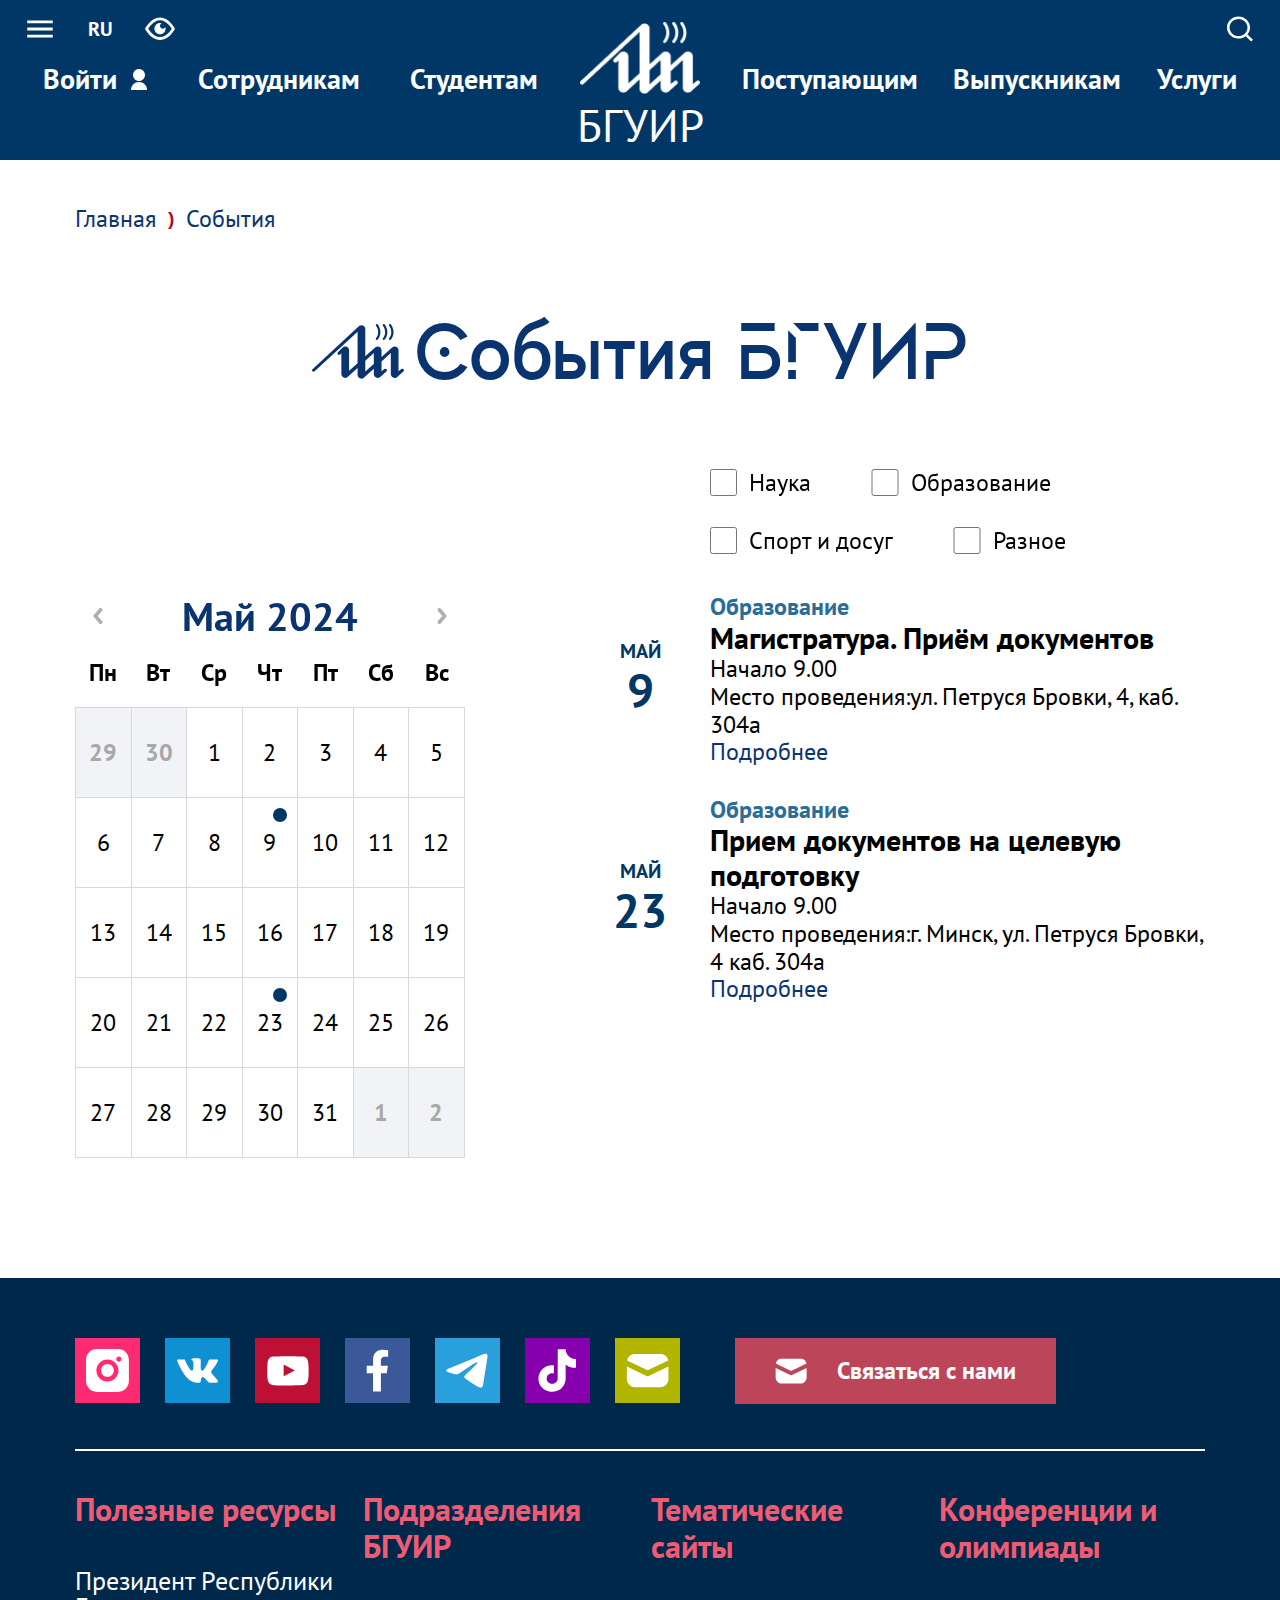
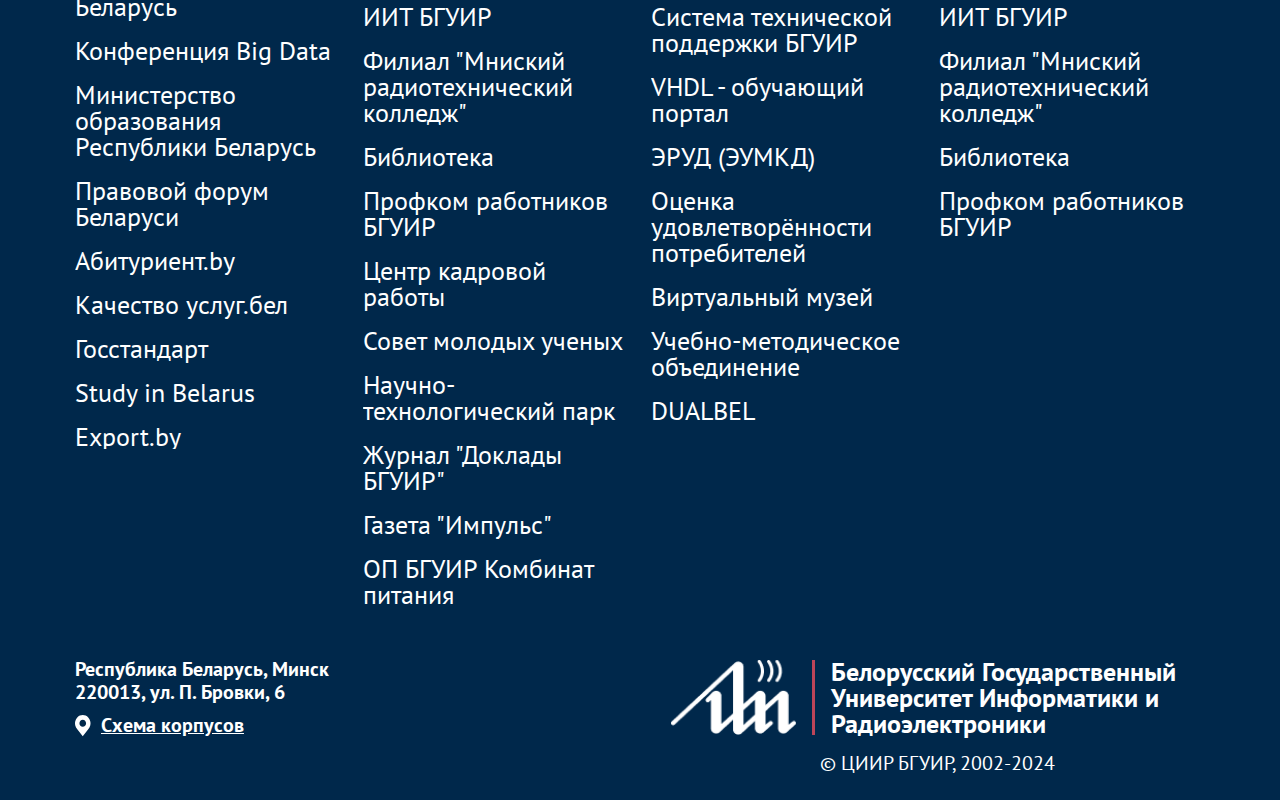
<file: events.html>
<!DOCTYPE html>
<html>

<head>
    <meta charset="UTF-8">
    <meta name="viewport" content="width=device-width, initial-scale=1.0">
    <title>События</title>
    <link rel="stylesheet" href="./css/reset.css">
    <link rel="stylesheet" href="./css/default.css">
    <link rel="stylesheet" href="./css/style.css">
    <link rel="stylesheet" href="./css/styles-for-info-pages.css">
    <!-- <link rel="stylesheet" href="./css/forVisuallyImpaired/mid-font.css"> -->
    <!-- <link rel="stylesheet" href="./css/forVisuallyImpaired/big-font.css"> -->
    <!-- <style>
        img,
        *[style*="background-image"],
        .video__player {
            filter: grayscale(1);
        }
    </style> -->
    <!-- <style>
        .itcss,
        .item__image,
        .item__video,
        .bsuirToday {
            display: none !important;
        }
    </style> -->
</head>

<body>
    <header class="header" id="header">
        <div class="burger__wrapper" id="burgerWrapper" style="left:-101vw">
            <div class="container">
                <svg class="burger__closeButton" id="burgerClose">
                    <use xlink:href="./img/sprite.svg#closeButton"></use>
                </svg>
                <div class="burger__top">
                    <div class="burger__socialMedia">
                        <a href="#" class="socialMedia__link link--instagram">
                            <svg>
                                <use xlink:href="./img/sprite.svg#instagram"></use>
                            </svg>
                        </a>
                        <a href="#" class="socialMedia__link link--vk">
                            <svg>
                                <use xlink:href="./img/sprite.svg#vk"></use>
                            </svg>
                        </a>
                        <a href="#" class="socialMedia__link link--youtube">
                            <svg>
                                <use xlink:href="./img/sprite.svg#youtube"></use>
                            </svg>
                        </a>
                        <a href="#" class="socialMedia__link link--facebook">
                            <svg>
                                <use xlink:href="./img/sprite.svg#facebook"></use>
                            </svg>
                        </a>
                        <a href="#" class="socialMedia__link link--telegram">
                            <svg>
                                <use xlink:href="./img/sprite.svg#telegram"></use>
                            </svg>
                        </a>
                        <a href="#" class="socialMedia__link link--tiktok">
                            <svg>
                                <use xlink:href="./img/sprite.svg#tiktok"></use>
                            </svg>
                        </a>
                        <a href="#" class="socialMedia__link link--webmail">
                            <svg>
                                <use xlink:href="./img/sprite.svg#webmail"></use>
                            </svg>
                        </a>
                    </div>
                    <span class="burger__studyingWeek">1 учебная неделя</span>
                </div>
                <div class="burger__burgerMenu burgerMenu--PC" id="burgerMenuPC">
                    <ul class="burgerMenu__list list--levelOne">
                        <li class="burgerMenu__item item--levelOne">Университет</li>
                        <li class="burgerMenu__item item--levelOne">Образование</li>
                        <li class="burgerMenu__item item--levelOne">Наука</li>
                        <li class="burgerMenu__item item--levelOne">Молодёжная политика</li>
                        <li class="burgerMenu__item item--levelOne">Международное сотрудничество</li>
                        <li class="burgerMenu__item item--levelOne">Контакты</li>
                    </ul>
                    <ul class="burgerMenu__list list--levelTwo d-none">
                        <li class="burgerMenu__item item--levelTwo"><a href="#">Структура</a></li>
                        <li class="burgerMenu__item item--levelTwo"><a href="#">Ректорат</a></li>
                        <li class="burgerMenu__item item--levelTwo"><a href="#">Общая информация</a></li>
                        <li class="burgerMenu__item item--levelThree"><a href="./rectorate.html">Ректорат</a></li>
                        <li class="burgerMenu__item item--levelThree"><a href="#">История</a></li>
                        <li class="burgerMenu__item item--levelThree"><a href="#">БГУИР сегодня</a></li>
                        <li class="burgerMenu__item item--levelThree"><a href="#">Виртуальная экскурсия</a></li>
                        <li class="burgerMenu__item item--levelThree"><a href="#">Символика</a></li>
                        <li class="burgerMenu__item item--levelThree"><a href="#">Сертификаты</a></li>
                        <li class="burgerMenu__item item--levelThree"><a href="#">Нравственный кодекс БГУИР</a></li>
                        <li class="burgerMenu__item item--levelThree"><a href="#">Доска почета</a></li>
                        <li class="burgerMenu__item item--levelTwo"><a href="#">БГУИР в рейтингах</a></li>
                        <li class="burgerMenu__item item--levelTwo"><a href="#">Факультеты (общая)</a></li>
                        <li class="burgerMenu__item item--levelTwo"><a href="#">СМК</a></li>
                        <li class="burgerMenu__item item--levelTwo"><a href="#">Документы</a></li>
                        <li class="burgerMenu__item item--levelThree"><a href="#">Приказы</a></li>
                        <li class="burgerMenu__item item--levelThree"><a href="#">Страница юриста</a></li>
                        <li class="burgerMenu__item item--levelThree"><a href="#">Нормативно-правовое обеспечение учебного процесса</a></li>
                        <li class="burgerMenu__item item--levelThree"><a href="#">Противодействие коррупции</a></li>
                        <li class="burgerMenu__item item--levelTwo"><a href="#">Пресс-служба</a></li>
                        <li class="burgerMenu__item item--levelThree"><a href="#">Молодёжное ТВ</a></li>
                        <li class="burgerMenu__item item--levelThree"><a href="#">Газета "Импульс"</a></li>
                        <li class="burgerMenu__item item--levelThree"><a href="#">СМИ о БГУИР</a></li>
                        <li class="burgerMenu__item item--levelTwo"><a href="#">Учебно-методическое объединение</a></li>
                        <li class="burgerMenu__item item--levelTwo"><a href="#">Общественные организации</a></li>
                        <li class="burgerMenu__item item--levelTwo"><a href="#">Фотогалерея</a></li>
                    </ul>
                    <ul class="burgerMenu__list list--levelTwo d-none">
                        <li class="burgerMenu__item item--levelTwo"><a href="#">Довузовская подготовка</a></li>
                        <li class="burgerMenu__item item--levelTwo"><a href="#">Специальности</a></li>
                        <li class="burgerMenu__item item--levelTwo"><a href="#">Высшее 1 ступень</a></li>
                        <li class="burgerMenu__item item--levelThree"><a href="#">ФКП</a></li>
                        <li class="burgerMenu__item item--levelThree"><a href="#">ФИТУ</a></li>
                        <li class="burgerMenu__item item--levelThree"><a href="#">ФРЭ</a></li>
                        <li class="burgerMenu__item item--levelThree"><a href="#">ФКСиС</a></li>
                        <li class="burgerMenu__item item--levelThree"><a href="#">ФИБ</a></li>
                        <li class="burgerMenu__item item--levelThree"><a href="#">ИЭФ</a></li>
                        <li class="burgerMenu__item item--levelThree"><a href="#">ФДП и ПО</a></li>
                        <li class="burgerMenu__item item--levelThree"><a href="#">Военный факультет</a></li>
                        <li class="burgerMenu__item item--levelThree"><a href="#">Кафедры</a></li>
                        <li class="burgerMenu__item item--levelThree"><a href="#">Расписание</a></li>
                        <li class="burgerMenu__item item--levelThree"><a href="#">Оплата обучения</a></li>
                        <li class="burgerMenu__item item--levelThree"><a href="#">Стипендии</a></li>
                        <li class="burgerMenu__item item--levelThree"><a href="#">Практика</a></li>
                        <li class="burgerMenu__item item--levelThree"><a href="#">восстановление</a></li>
                        <li class="burgerMenu__item item--levelTwo"><a href="#">Распределение</a></li>
                        <li class="burgerMenu__item item--levelTwo"><a href="#">Магистратура 2 ступень</a></li>
                        <li class="burgerMenu__item item--levelTwo"><a href="#">Асирантура и докторантура</a></li>
                        <li class="burgerMenu__item item--levelTwo"><a href="#">Дополнительное ИИТ</a></li>
                        <li class="burgerMenu__item item--levelTwo"><a href="#">ЦРДО</a></li>
                        <li class="burgerMenu__item item--levelTwo"><a href="#">Сертифицированные курсы</a></li>
                        <li class="burgerMenu__item item--levelTwo"><a href="#">Заказчикам кадров</a></li>
                        <li class="burgerMenu__item item--levelTwo"><a href="#">Довузовская подготовка</a></li>
                        <li class="burgerMenu__item item--levelTwo"><a href="#">Специальности</a></li>
                        <li class="burgerMenu__item item--levelTwo"><a href="#">Высшее 1 ступень</a></li>
                        <li class="burgerMenu__item item--levelThree"><a href="#">ФКП</a></li>
                        <li class="burgerMenu__item item--levelThree"><a href="#">ФИТУ</a></li>
                        <li class="burgerMenu__item item--levelThree"><a href="#">ФРЭ</a></li>
                        <li class="burgerMenu__item item--levelThree"><a href="#">ФКСиС</a></li>
                        <li class="burgerMenu__item item--levelThree"><a href="#">ФИБ</a></li>
                        <li class="burgerMenu__item item--levelThree"><a href="#">ИЭФ</a></li>
                        <li class="burgerMenu__item item--levelThree"><a href="#">ФДП и ПО</a></li>
                        <li class="burgerMenu__item item--levelThree"><a href="#">Военный факультет</a></li>
                        <li class="burgerMenu__item item--levelThree"><a href="#">Кафедры</a></li>
                        <li class="burgerMenu__item item--levelThree"><a href="#">Расписание</a></li>
                        <li class="burgerMenu__item item--levelThree"><a href="#">Оплата обучения</a></li>
                        <li class="burgerMenu__item item--levelThree"><a href="#">Стипендии</a></li>
                        <li class="burgerMenu__item item--levelThree"><a href="#">Практика</a></li>
                        <li class="burgerMenu__item item--levelThree"><a href="#">восстановление</a></li>
                        <li class="burgerMenu__item item--levelTwo"><a href="#">Распределение</a></li>
                        <li class="burgerMenu__item item--levelTwo"><a href="#">Магистратура 2 ступень</a></li>
                        <li class="burgerMenu__item item--levelTwo"><a href="#">Асирантура и докторантура</a></li>
                        <li class="burgerMenu__item item--levelTwo"><a href="#">Дополнительное ИИТ</a></li>
                        <li class="burgerMenu__item item--levelTwo"><a href="#">ЦРДО</a></li>
                        <li class="burgerMenu__item item--levelTwo"><a href="#">Сертифицированные курсы</a></li>
                        <li class="burgerMenu__item item--levelTwo"><a href="#">Заказчикам кадров</a></li>
                    </ul>
                    <ul class="burgerMenu__list list--levelTwo d-none">
                        <li class="burgerMenu__item item--levelTwo"><a href="#">НИЧ</a></li>
                        <li class="burgerMenu__item item--levelTwo"><a href="#">Администрация</a></li>
                        <li class="burgerMenu__item item--levelTwo"><a href="#">Лаборатории и центры</a></li>
                        <li class="burgerMenu__item item--levelTwo"><a href="#">Сектор студенческой науки</a></li>
                        <li class="burgerMenu__item item--levelTwo"><a href="#">Совет молодых ученых</a></li>
                        <li class="burgerMenu__item item--levelTwo"><a href="#">Асирантура и докторантура</a></li>
                        <li class="burgerMenu__item item--levelTwo"><a href="#">Совет по защите диссертаций</a></li>
                        <li class="burgerMenu__item item--levelTwo"><a href="#">Научно-методический совет</a></li>
                        <li class="burgerMenu__item item--levelTwo"><a href="#">Научные мероприятия</a></li>
                        <li class="burgerMenu__item item--levelTwo"><a href="#">Доклады БГУИР</a></li>
                        <li class="burgerMenu__item item--levelTwo"><a href="#">Научно-технологический парк</a></li>
                        <li class="burgerMenu__item item--levelTwo"><a href="#">Совет университета</a></li>
                        <li class="burgerMenu__item item--levelTwo"><a href="#">Научные школы</a></li>
                    </ul>
                    <ul class="burgerMenu__list list--levelTwo d-none">
                        <li class="burgerMenu__item item--levelTwo"><a href="#">Контакты центра</a></li>
                        <li class="burgerMenu__item item--levelTwo"><a href="#">иностранным гражданам</a></li>
                        <li class="burgerMenu__item item--levelTwo"><a href="#">Программы мобильности</a></li>
                        <li class="burgerMenu__item item--levelTwo"><a href="#">Межвузовское сотрудничество</a></li>
                        <li class="burgerMenu__item item--levelTwo"><a href="#">Свалка баннеров</a></li>
                    </ul>
                    <ul class="burgerMenu__list list--levelTwo d-none">
                        <li class="burgerMenu__item item--levelTwo"><a href="#">Структура управления</a></li>
                        <li class="burgerMenu__item item--levelTwo"><a href="#">События года</a></li>
                        <li class="burgerMenu__item item--levelTwo"><a href="#">Документация</a></li>
                        <li class="burgerMenu__item item--levelTwo"><a href="#">Студенческая жизнь</a></li>
                        <li class="burgerMenu__item item--levelTwo"><a href="#">Патриотическое воспитание</a></li>
                        <li class="burgerMenu__item item--levelTwo"><a href="#">Сохраняя память о прошлом — строим будущее</a></li>
                        <li class="burgerMenu__item item--levelTwo"><a href="#">Цели устойчивого развития</a></li>
                    </ul>
                    <ul class="burgerMenu__list list--levelTwo d-none">
                        <li class="burgerMenu__item item--levelTwo"><a href="#">Приём граждан</a></li>
                        <li class="burgerMenu__item item--levelTwo"><a href="#">Пресс-служба</a></li>
                        <li class="burgerMenu__item item--levelTwo"><a href="#">Приёмная комиссия</a></li>
                        <li class="burgerMenu__item item--levelTwo"><a href="#">Подраделения НИЧ</a></li>
                        <li class="burgerMenu__item item--levelTwo"><a href="#">Центр продвижения образовательных услуг</a></li>
                        <li class="burgerMenu__item item--levelTwo"><a href="#">Телефонный справочник</a></li>
                        <li class="burgerMenu__item item--levelTwo"><a href="#">Электронное обращение</a></li>
                        <li class="burgerMenu__item item--levelTwo"><a href="#">Одно окно</a></li>
                        <li class="burgerMenu__item item--levelTwo"><a href="#">Обратная связь</a></li>
                    </ul>
                </div>
                <div class="burger__burgerMenu burgerMenu--Mobile" id="burgerMenuMobile">
                    <div class="header__targetMenu targetMenu--left">
                        <div class="targetMenu__item">
                            <span>Войти<svg class="svg--login">
                                    <use xlink:href="./img/sprite.svg#login"></use>
                                </svg><svg class="svg--arrowDown">
                                    <use xlink:href="./img/sprite.svg#arrowDown"></use>
                                </svg>
                            </span>
                            <ul>
                                <li><a href="#">Личный кабинет сотрудника</a></li>
                                <li><a href="#">Личный кабинет студента</a></li>
                                <li><a href="#">Система электронного обучения</a></li>
                                <li><a href="#">Почта</a></li>
                                <li><a href="#">Личный кабинет абитуриента (во время приемной компании)</a></li>
                            </ul>
                        </div>
                        <div class="targetMenu__item">
                            <span>Сотрудникам<svg class="svg--arrowDown">
                                    <use xlink:href="./img/sprite.svg#arrowDown"></use>
                                </svg></span>
                            <ul>
                                <li><span>ПРЕПОДАВАТЕЛЬСКАЯ ДЕЯТЕЛЬНОСТЬ</span></li>
                                <li><a href="#">Расписание</a></li>
                                <li><a href="#">Документы УМУ</a></li>
                                <li><a href="#">Кафедры</a></li>
                                <li><a href="#">Факультеты</a></li>
                                <li><span>СОЦИАЛЬНЫЕ ВОПРОСЫ</span></li>
                                <li><a href="#">Профком</a></li>
                                <li><a href="#">Коллективный договор</a></li>
                                <li><a href="#">Летний отдых</a></li>
                                <li><a href="#">Спорт</a></li>
                                <li><span>НАУЧНАЯ ДЕЯТЕЛЬНОСТЬ</span></li>
                                <li><a href="#">Асирантура и докторантура</a></li>
                                <li><a href="#">Советы по защите диссертации</a></li>
                                <li><a href="#">Научные мероприятия</a></li>
                                <li><a href="#">Доклады БГУИР</a></li>
                                <li><a href="#">Библиотека</a></li>
                                <li><a href="#">Репозиторий</a></li>
                                <li><span>АДМИНИСТРАТИВНАЯ ДЕЯТЕЛЬНОСТЬ</span></li>
                                <li><a href="#">Образцы документов центра кадровой работы</a></li>
                                <li><a href="#">Конкурс на замещение должностей</a></li>
                                <li><a href="#">Повышение квалификации</a></li>
                                <li><span>ИНФОРМАЦИЯ</span></li>
                                <li><a href="#">СМК</a></li>
                                <li><a href="#">Делопроизводство БГУИР</a></li>
                                <li><a href="#">Приказы</a></li>
                                <li><a href="#">Программы мобильности</a></li>
                                <li><a href="#">Одно окно</a></li>
                                <li><a href="#">Система единой технической поддержки</a></li>
                                <li><a href="#">Политика безопасности в отношении персональных данных БГУИР</a></li>
                                <li><a href="#">Правила педагогических работников</a></li>
                                <li><a href="#">Телефонный справочник</a></li>
                            </ul>
                        </div>
                        <div class="targetMenu__item">
                            <span>Студентам<svg class="svg--arrowDown">
                                    <use xlink:href="./img/sprite.svg#arrowDown"></use>
                                </svg></span>
                            <ul>
                                <li><span>УЧЕБА</span></li>
                                <li><a href="#">Расписание</a></li>
                                <li><a href="#">Кафедры</a></li>
                                <li><a href="#">Факультеты</a></li>
                                <li><a href="#">Библиотека</a></li>
                                <li><a href="#">ЭРУД</a></li>
                                <li><a href="#">Репозиторий</a></li>
                                <li><a href="#">Стипендия</a></li>
                                <li><a href="#">Оплата обучения</a></li>
                                <li><a href="#">Информация для восстановления</a></li>
                                <li><a href="#">Стажировка</a></li>
                                <li><a href="#">Практика</a></li>
                                <li><a href="#">Центр языковой подготовки</a></li>
                                <li><span>СТУДЕНЧЕСКОЕ СОУПРАВЛЕНИЕ</span></li>
                                <li><a href="#">Студенческий совет БГУИР</a></li>
                                <li><a href="#">Студенческие советы иностранных граждан</a></li>
                                <li><a href="#">БРСМ БГУИР</a></li>
                                <li><a href="#">Студенческий профком</a></li>
                                <li><a href="#">Волонтерский центр</a></li>
                                <li><span>СТУДЕНЧЕСКИЕ ВОЗМОЖНОСТИ</span></li>
                                <li><a href="#">Летний отдых</a></li>
                                <li><a href="#">Студотряды</a></li>
                                <li><a href="#">Молодежные объединения</a></li>
                                <li><a href="#">Спорт</a></li>
                                <li><a href="#">Культурный центр</a></li>
                                <li><a href="#">Сектор студенческой науки</a></li>
                                <li><span>СОЦИАЛЬНЫЕ ВОПРОСЫ</span></li>
                                <li><a href="#">Социальная поддержка</a></li>
                                <li><a href="#">Студгородок</a></li>
                                <li><a href="#">СППС</a></li>
                                <li><span>ДОКУМЕНТЫ</span></li>
                                <li><a href="#">Шаблоны заявлений</a></li>
                                <li><a href="#">Приказы</a></li>
                                <li><a href="#">Выдача архивных справок</a></li>
                                <li><a href="#">Заказ студенческих справок</a></li>
                                <li><a href="#">Правила внутреннего распорядка обучающихся</a></li>
                                <li><span>ИНФОРМАЦИЯ</span></li>
                                <li><a href="#">Заявка в техподдержку</a></li>
                                <li><a href="#">Система единой технической поддержки</a></li>
                                <li><a href="#">Телефонный справочник</a></li>
                            </ul>
                        </div>
                    </div>
                    <div class="header__targetMenu targetMenu--right">
                        <div class="targetMenu__item">
                            <span>Поступающим<svg class="svg--arrowDown">
                                    <use xlink:href="./img/sprite.svg#arrowDown"></use>
                                </svg></span>
                            <ul>
                                <li><a href="#">Для абитуриентов</a></li>
                                <li><a href="#">Довузовская подготовка</a></li>
                                <li><a href="#">Специальности</a></li>
                                <li><a href="#">Заочное обучение</a></li>
                                <li><a href="#">Дистанционное обучение</a></li>
                                <li><a href="#">Сокращенное обучение</a></li>
                                <li><a href="#">Поступление в магистратуру</a></li>
                                <li><a href="#">Второе высшее</a></li>
                                <li><a href="#">Поступление в аспирантура</a></li>
                                <li><a href="#">Повышение квалификации</a></li>
                                <li><a href="#">Иностранным гражданам</a></li>
                                <li><a href="#">Абитуриентам Казахстана и стран СНГ</a></li>
                            </ul>
                        </div>
                        <div class="targetMenu__item">
                            <span>Выпускникам<svg class="svg--arrowDown">
                                    <use xlink:href="./img/sprite.svg#arrowDown"></use>
                                </svg></span>
                            <ul>
                                <li><a href="#">Магистратура</a></li>
                                <li><a href="#">Аспирантура и докторантура</a></li>
                                <li><a href="#">Повышение квалификации</a></li>
                                <li><a href="#">Выдача архивных справок</a></li>
                            </ul>
                        </div>
                        <div class="targetMenu__item">
                            <span>Услуги<svg class="svg--arrowDown">
                                    <use xlink:href="./img/sprite.svg#arrowDown"></use>
                                </svg></span>
                            <ul>
                                <li><a href="#">Образовательные услуги</a></li>
                                <li><a href="#">Сертифицированные курсы</a></li>
                                <li><a href="#">Полиграфические услуги</a></li>
                                <li><a href="#">Спортзал, бассейн</a></li>
                                <li><a href="#">СОК "Браславские озера"</a></li>
                                <li><a href="#">Комбинат питания</a></li>
                                <li><a href="#">Договор публичной оферты на оказание услуг</a></li>
                                <li><a href="#">Центр языковой подготовки</a></li>
                                <li><a href="#">Повышение квалификации</a></li>
                            </ul>
                        </div>
                    </div>
                </div>
            </div>
        </div>
        <div class="header__wrapper">
            <div class="container">
                <div class="forVisuallyImpaired" id="forVisuallyImpaired">
                    <div class="forVisuallyImpaired__fontSize">
                        <span>Размер шрифта:</span>
                        <div class="fontSize__button fontSize__button--small" id="fontSize__button--small">А</div>
                        <div class="fontSize__button fontSize__button--medium" id="fontSize__button--medium">А</div>
                        <div class="fontSize__button fontSize__button--big" id="fontSize__button--big">А</div>
                    </div>
                    <div class="forVisuallyImpaired__colorTheme">
                        <span>Цвет сайта:</span>
                        <div class="colorTheme__button colorTheme__button--light" id="colorTheme__button--light">Ц</div>
                        <div class="colorTheme__button colorTheme__button--dark" id="colorTheme__button--dark">Ц</div>
                    </div>
                    <div class="forVisuallyImpaired__images">
                        <span>Изображения:</span>
                        <div class="images__button images__button--colored" id="images__button--colored">ЦВ</div>
                        <div class="images__button images__button--blackWhite" id="images__button--blackWhite">ЧБ</div>
                        <div class="images__button images__button--none" id="images__button--none"></div>
                    </div>
                </div>
            </div>
            <div class="container">
                <div class="header__controls controls--left">
                    <div class="controls__item item--burgerMenu" id="burgerOpen">
                        <svg>
                            <use xlink:href="./img/sprite.svg#burger"></use>
                        </svg>
                    </div>
                    <div class="controls__item item--language">
                        RU
                        <ul>
                            <li><a href="#">BEL</a></li>
                            <li><a href="#">ENG</a></li>
                            <li><a href="#">VIE</a></li>
                            <li><a href="#">UZB</a></li>
                            <li><a href="#">CHI</a></li>
                        </ul>
                    </div>
                    <div class="controls__item item--visuallyImpaired item--PC" id="visuallyImpaired_PC">
                        <svg>
                            <use xlink:href="./img/sprite.svg#visuallyImpaired"></use>
                        </svg>
                    </div>
                </div>
                <a href="./index.html" class="header__logoImage">
                    <img src="./img/logo.png" alt="Логотип БГУИР">
                </a>
                <div class="header__controls controls--right">
                    <div class="controls__item item--visuallyImpaired item--Mobile" id="visuallyImpaired_Mobile">
                        <svg>
                            <use xlink:href="./img/sprite.svg#visuallyImpaired"></use>
                        </svg>
                    </div>
                    <div class="controls__item item--search item--PC" id="item--search--PC">
                        <svg>
                            <use xlink:href="./img/sprite.svg#search"></use>
                        </svg>
                    </div>
                    <div class="searchFieldPC d-none" id="searchFieldPC">
                        <input class="searchFieldPC__input" type="text" placeholder="Поиск">
                        <div class="searchFieldPC__button">
                            <svg>
                                <use xlink:href="./img/sprite.svg#search"></use>
                            </svg>
                        </div>
                    </div>
                    <div class="controls__item item--search item--Mobile" id="item--search--Mobile">
                        <svg>
                            <use xlink:href="./img/sprite.svg#search"></use>
                        </svg>
                    </div>
                </div>
                <div class="header__targetMenu targetMenu--left">
                    <div class="targetMenu__item">
                        <span>Войти<svg class="svg--login">
                                <use xlink:href="./img/sprite.svg#login"></use>
                            </svg><svg class="svg--arrowDown">
                                <use xlink:href="./img/sprite.svg#arrowDown"></use>
                            </svg>
                        </span>
                        <ul>
                            <li><a href="#">Личный кабинет сотрудника</a></li>
                            <li><a href="#">Личный кабинет студента</a></li>
                            <li><a href="#">Система электронного обучения</a></li>
                            <li><a href="#">Почта</a></li>
                            <li><a href="#">Личный кабинет абитуриента (во время приемной компании)</a></li>
                        </ul>
                    </div>
                    <div class="targetMenu__item">
                        <span>Сотрудникам<svg class="svg--arrowDown">
                                <use xlink:href="./img/sprite.svg#arrowDown"></use>
                            </svg></span>
                        <ul>
                            <li><span>ПРЕПОДАВАТЕЛЬСКАЯ ДЕЯТЕЛЬНОСТЬ</span></li>
                            <li><a href="#">Расписание</a></li>
                            <li><a href="#">Документы УМУ</a></li>
                            <li><a href="#">Кафедры</a></li>
                            <li><a href="#">Факультеты</a></li>
                            <li><span>СОЦИАЛЬНЫЕ ВОПРОСЫ</span></li>
                            <li><a href="#">Профком</a></li>
                            <li><a href="#">Коллективный договор</a></li>
                            <li><a href="#">Летний отдых</a></li>
                            <li><a href="#">Спорт</a></li>
                            <li><span>НАУЧНАЯ ДЕЯТЕЛЬНОСТЬ</span></li>
                            <li><a href="#">Асирантура и докторантура</a></li>
                            <li><a href="#">Советы по защите диссертации</a></li>
                            <li><a href="#">Научные мероприятия</a></li>
                            <li><a href="#">Доклады БГУИР</a></li>
                            <li><a href="#">Библиотека</a></li>
                            <li><a href="#">Репозиторий</a></li>
                            <li><span>АДМИНИСТРАТИВНАЯ ДЕЯТЕЛЬНОСТЬ</span></li>
                            <li><a href="#">Образцы документов центра кадровой работы</a></li>
                            <li><a href="#">Конкурс на замещение должностей</a></li>
                            <li><a href="#">Повышение квалификации</a></li>
                            <li><span>ИНФОРМАЦИЯ</span></li>
                            <li><a href="#">СМК</a></li>
                            <li><a href="#">Делопроизводство БГУИР</a></li>
                            <li><a href="#">Приказы</a></li>
                            <li><a href="#">Программы мобильности</a></li>
                            <li><a href="#">Одно окно</a></li>
                            <li><a href="#">Система единой технической поддержки</a></li>
                            <li><a href="#">Политика безопасности в отношении персональных данных БГУИР</a></li>
                            <li><a href="#">Правила педагогических работников</a></li>
                            <li><a href="#">Телефонный справочник</a></li>
                        </ul>
                    </div>
                    <div class="targetMenu__item">
                        <span>Студентам<svg class="svg--arrowDown">
                                <use xlink:href="./img/sprite.svg#arrowDown"></use>
                            </svg></span>
                        <ul>
                            <li><span>УЧЕБА</span></li>
                            <li><a href="#">Расписание</a></li>
                            <li><a href="#">Кафедры</a></li>
                            <li><a href="#">Факультеты</a></li>
                            <li><a href="#">Библиотека</a></li>
                            <li><a href="#">ЭРУД</a></li>
                            <li><a href="#">Репозиторий</a></li>
                            <li><a href="#">Стипендия</a></li>
                            <li><a href="#">Оплата обучения</a></li>
                            <li><a href="#">Информация для восстановления</a></li>
                            <li><a href="#">Стажировка</a></li>
                            <li><a href="#">Практика</a></li>
                            <li><a href="#">Центр языковой подготовки</a></li>
                            <li><span>СТУДЕНЧЕСКОЕ СОУПРАВЛЕНИЕ</span></li>
                            <li><a href="#">Студенческий совет БГУИР</a></li>
                            <li><a href="#">Студенческие советы иностранных граждан</a></li>
                            <li><a href="#">БРСМ БГУИР</a></li>
                            <li><a href="#">Студенческий профком</a></li>
                            <li><a href="#">Волонтерский центр</a></li>
                            <li><span>СТУДЕНЧЕСКИЕ ВОЗМОЖНОСТИ</span></li>
                            <li><a href="#">Летний отдых</a></li>
                            <li><a href="#">Студотряды</a></li>
                            <li><a href="#">Молодежные объединения</a></li>
                            <li><a href="#">Спорт</a></li>
                            <li><a href="#">Культурный центр</a></li>
                            <li><a href="#">Сектор студенческой науки</a></li>
                            <li><span>СОЦИАЛЬНЫЕ ВОПРОСЫ</span></li>
                            <li><a href="#">Социальная поддержка</a></li>
                            <li><a href="#">Студгородок</a></li>
                            <li><a href="#">СППС</a></li>
                            <li><span>ДОКУМЕНТЫ</span></li>
                            <li><a href="#">Шаблоны заявлений</a></li>
                            <li><a href="#">Приказы</a></li>
                            <li><a href="#">Выдача архивных справок</a></li>
                            <li><a href="#">Заказ студенческих справок</a></li>
                            <li><a href="#">Правила внутреннего распорядка обучающихся</a></li>
                            <li><span>ИНФОРМАЦИЯ</span></li>
                            <li><a href="#">Заявка в техподдержку</a></li>
                            <li><a href="#">Система единой технической поддержки</a></li>
                            <li><a href="#">Телефонный справочник</a></li>
                        </ul>
                    </div>
                </div>
                <div class="header__targetMenu targetMenu--right">
                    <div class="targetMenu__item">
                        <span>Поступающим<svg class="svg--arrowDown">
                                <use xlink:href="./img/sprite.svg#arrowDown"></use>
                            </svg></span>
                        <ul>
                            <li><a href="#">Для абитуриентов</a></li>
                            <li><a href="#">Довузовская подготовка</a></li>
                            <li><a href="#">Специальности</a></li>
                            <li><a href="#">Заочное обучение</a></li>
                            <li><a href="#">Дистанционное обучение</a></li>
                            <li><a href="#">Сокращенное обучение</a></li>
                            <li><a href="#">Поступление в магистратуру</a></li>
                            <li><a href="#">Второе высшее</a></li>
                            <li><a href="#">Поступление в аспирантура</a></li>
                            <li><a href="#">Повышение квалификации</a></li>
                            <li><a href="#">Иностранным гражданам</a></li>
                            <li><a href="#">Абитуриентам Казахстана и стран СНГ</a></li>
                        </ul>
                    </div>
                    <div class="targetMenu__item">
                        <span>Выпускникам<svg class="svg--arrowDown">
                                <use xlink:href="./img/sprite.svg#arrowDown"></use>
                            </svg></span>
                        <ul>
                            <li><a href="#">Магистратура</a></li>
                            <li><a href="#">Аспирантура и докторантура</a></li>
                            <li><a href="#">Повышение квалификации</a></li>
                            <li><a href="#">Выдача архивных справок</a></li>
                        </ul>
                    </div>
                    <div class="targetMenu__item">
                        <span>Услуги<svg class="svg--arrowDown">
                                <use xlink:href="./img/sprite.svg#arrowDown"></use>
                            </svg></span>
                        <ul>
                            <li><a href="#">Образовательные услуги</a></li>
                            <li><a href="#">Сертифицированные курсы</a></li>
                            <li><a href="#">Полиграфические услуги</a></li>
                            <li><a href="#">Спортзал, бассейн</a></li>
                            <li><a href="#">СОК "Браславские озера"</a></li>
                            <li><a href="#">Комбинат питания</a></li>
                            <li><a href="#">Договор публичной оферты на оказание услуг</a></li>
                            <li><a href="#">Центр языковой подготовки</a></li>
                            <li><a href="#">Повышение квалификации</a></li>
                        </ul>
                    </div>
                </div>
                <div class="searchFieldMobile d-none" id="searchFieldMobile">
                    <input type="text" placeholder="Поиск" class="searchFieldMobile__input">
                    <div class="searchFieldMobile__button">
                        <svg>
                            <use xlink:href="./img/sprite.svg#search"></use>
                        </svg>
                    </div>
                </div>
            </div>
        </div>
        <div class="header__logoText">
            <a href="./index.html">БГУИР</a>
        </div>
    </header>
    <main class="main">
        <div class="container">
            <div class="breadcrumbs">
                <a class="breadcrumbs__link" href="#"><span>Главная</span></a>
                <a class="breadcrumbs__link" href="#"><span>События</span></a>
            </div>
            <h1>События БГУИР</h1>
            <div class="rubrics" id="rubrics">
                <div class="rubrics__rubric" data-check="science"><input id="rubric__science" type="checkbox"><label for="rubric__science">Наука</label></div>
                <div class="rubrics__rubric" data-check="education"><input id="rubric__education" type="checkbox"><label for="rubric__education">Образование</label></div>
                <div class="rubrics__rubric" data-check="recreation"><input id="rubric__recreation" type="checkbox"><label for="rubric__recreation">Спорт и досуг</label></div>
                <div class="rubrics__rubric" data-check="other"><input id="rubric__other" type="checkbox"><label for="rubric__other">Разное</label></div>
            </div>
            <div class="events d-none" id="events_03">
                <div class="events__calendarWrapper">
                    <div class="events__calendar" id="calendar">
                        <div class="calendar__top">
                            <div class="calendar__prevMonth" data-open="events_02">
                                <svg class="svg--arrowLeft">
                                    <use xlink:href="./img/sprite.svg#arrowDown"></use>
                                </svg>
                            </div>
                            <div class="calendar__curMonth">Март 2024</div>
                            <div class="calendar__nextMonth" data-open="events_04">
                                <svg class="svg--arrowRight">
                                    <use xlink:href="./img/sprite.svg#arrowDown"></use>
                                </svg>
                            </div>
                        </div>
                        <div class="calendar__days">
                            <div class="calendar__day">Пн</div>
                            <div class="calendar__day">Вт</div>
                            <div class="calendar__day">Ср</div>
                            <div class="calendar__day">Чт</div>
                            <div class="calendar__day">Пт</div>
                            <div class="calendar__day">Сб</div>
                            <div class="calendar__day">Вс</div>
                        </div>
                        <div class="calendar__dates">
                            <div class="dates__date dates__date--passed dates__date--anotherMonth" data-day="26" data-month="02">26</div>
                            <div class="dates__date dates__date--passed dates__date--anotherMonth" data-day="27" data-month="02">27</div>
                            <div class="dates__date dates__date--passed dates__date--anotherMonth" data-day="28" data-month="02">28</div>
                            <div class="dates__date dates__date--passed dates__date--anotherMonth" data-day="29" data-month="02">29</div>
                            <div class="dates__date dates__date--passed" data-day="01" data-month="03">1</div>
                            <div class="dates__date dates__date--passed" data-day="02" data-month="03">2</div>
                            <div class="dates__date dates__date--passed" data-day="03" data-month="03">3</div>
                            <div class="dates__date dates__date--passed" data-day="04" data-month="03">4</div>
                            <div class="dates__date dates__date--passed" data-day="05" data-month="03">5</div>
                            <div class="dates__date dates__date--passed" data-day="06" data-month="03">6</div>
                            <div class="dates__date dates__date--passed" data-day="07" data-month="03">7</div>
                            <div class="dates__date dates__date--passed" data-day="08" data-month="03">8</div>
                            <div class="dates__date dates__date--passed dates__date--notification" data-day="09" data-month="03">9</div>
                            <div class="dates__date dates__date--current" data-day="10" data-month="03">10</div>
                            <div class="dates__date" data-day="11" data-month="03">11</div>
                            <div class="dates__date" data-day="12" data-month="03">12</div>
                            <div class="dates__date" data-day="13" data-month="03">13</div>
                            <div class="dates__date" data-day="14" data-month="03">14</div>
                            <div class="dates__date" data-day="15" data-month="03">15</div>
                            <div class="dates__date" data-day="16" data-month="03">16</div>
                            <div class="dates__date" data-day="17" data-month="03">17</div>
                            <div class="dates__date" data-day="18" data-month="03">18</div>
                            <div class="dates__date" data-day="19" data-month="03">19</div>
                            <div class="dates__date" data-day="20" data-month="03">20</div>
                            <div class="dates__date" data-day="21" data-month="03">21</div>
                            <div class="dates__date" data-day="22" data-month="03">22</div>
                            <div class="dates__date dates__date--notification" data-day="23" data-month="03">23</div>
                            <div class="dates__date dates__date--notification" data-day="24" data-month="03">24</div>
                            <div class="dates__date" data-day="25" data-month="03">25</div>
                            <div class="dates__date" data-day="26" data-month="03">26</div>
                            <div class="dates__date" data-day="27" data-month="03">27</div>
                            <div class="dates__date" data-day="28" data-month="03">28</div>
                            <div class="dates__date" data-day="29" data-month="03">29</div>
                            <div class="dates__date" data-day="30" data-month="03">30</div>
                            <div class="dates__date" data-day="31" data-month="03">31</div>
                        </div>
                    </div>
                </div>
                <div class="events__content">
                    <div class="content__item" data-day="09" data-month="03" data-rubric="education">
                        <div class="item__status">
                            <svg>
                                <use xlink:href="./img/sprite.svg#lock"></use>
                            </svg>
                        </div>
                        <div class="item__date">
                            <div class="date__month">март</div>
                            <div class="date__day">9</div>
                        </div>
                        <div class="item__link">
                            <p class="item__rubric">Образование</p>
                            <p class="item__heading">Совет университета!</p>
                            <p>Начало в 10.00</p>
                            <p>Повестка дня</p>
                            <p>1. Об идеологической и воспитательной работе и организации взаимодействия с местными органами власти и общественными структурами</p>
                            <p>2. Отчет о выполнении Плана основных мероприятий БГУИР за 2023–2024 учебный год и рассмотрение проекта Плана основных мероприятий на 2024–2025 учебный год</p>
                            <p>3. Разное</p>
                            <p>Место проведения в зале заседаний университета (ауд. 229 к.1)</p>
                            <a href="#">Подробнее</a>
                        </div>
                    </div>
                    <div class="content__item" data-day="23" data-month="03" data-rubric="education">
                        <div class="item__status">
                            <svg>
                                <use xlink:href="./img/sprite.svg#lock"></use>
                            </svg>
                        </div>
                        <div class="item__date">
                            <div class="date__month">март</div>
                            <div class="date__day">23</div>
                        </div>
                        <div class="item__link">
                            <p class="item__rubric">Образование</p>
                            <p class="item__heading">Прием документов на целевую подготовку</p>
                            <p>Начало 9.00</p>
                            <p>Место проведения:г. Минск, ул. Петруся Бровки, 4 каб. 304а</p>
                            <a href="#">Подробнее</a>
                        </div>
                    </div>
                    <div class="content__item" data-day="24" data-month="03" data-rubric="science">
                        <div class="item__status">
                            <svg>
                                <use xlink:href="./img/sprite.svg#lock"></use>
                            </svg>
                        </div>
                        <div class="item__date">
                            <div class="date__month">март</div>
                            <div class="date__day">24</div>
                        </div>
                        <div class="item__link">
                            <p class="item__rubric">Наука</p>
                            <p class="item__heading">XXII Белорусско-Российская научно-техническая конференция «Технические средства защиты информации»</p>
                            <p>Место проведения на базе БГУИР</p>
                            <p>информационное сообщение</p>
                            <a href="#">Подробнее</a>
                        </div>
                    </div>
                </div>
            </div>
            <div class="events d-none" id="events_04">
                <div class="events__calendarWrapper">
                    <div class="events__calendar" id="calendar">
                        <div class="calendar__top">
                            <div class="calendar__prevMonth" data-open="events_03">
                                <svg class="svg--arrowLeft">
                                    <use xlink:href="./img/sprite.svg#arrowDown"></use>
                                </svg>
                            </div>
                            <div class="calendar__curMonth">Апрель 2024</div>
                            <div class="calendar__nextMonth" data-open="events_05">
                                <svg class="svg--arrowRight">
                                    <use xlink:href="./img/sprite.svg#arrowDown"></use>
                                </svg>
                            </div>
                        </div>
                        <div class="calendar__days">
                            <div class="calendar__day">Пн</div>
                            <div class="calendar__day">Вт</div>
                            <div class="calendar__day">Ср</div>
                            <div class="calendar__day">Чт</div>
                            <div class="calendar__day">Пт</div>
                            <div class="calendar__day">Сб</div>
                            <div class="calendar__day">Вс</div>
                        </div>
                        <div class="calendar__dates">
                            <div class="dates__date" data-day="01" data-month="04">1</div>
                            <div class="dates__date" data-day="02" data-month="04">2</div>
                            <div class="dates__date" data-day="03" data-month="04">3</div>
                            <div class="dates__date" data-day="04" data-month="04">4</div>
                            <div class="dates__date" data-day="05" data-month="04">5</div>
                            <div class="dates__date" data-day="06" data-month="04">6</div>
                            <div class="dates__date" data-day="07" data-month="04">7</div>
                            <div class="dates__date" data-day="08" data-month="04">8</div>
                            <div class="dates__date" data-day="09" data-month="04">9</div>
                            <div class="dates__date" data-day="10" data-month="04">10</div>
                            <div class="dates__date" data-day="11" data-month="04">11</div>
                            <div class="dates__date" data-day="12" data-month="04">12</div>
                            <div class="dates__date" data-day="13" data-month="04">13</div>
                            <div class="dates__date" data-day="14" data-month="04">14</div>
                            <div class="dates__date" data-day="15" data-month="04">15</div>
                            <div class="dates__date" data-day="16" data-month="04">16</div>
                            <div class="dates__date" data-day="17" data-month="04">17</div>
                            <div class="dates__date" data-day="18" data-month="04">18</div>
                            <div class="dates__date" data-day="19" data-month="04">19</div>
                            <div class="dates__date" data-day="20" data-month="04">20</div>
                            <div class="dates__date" data-day="21" data-month="04">21</div>
                            <div class="dates__date" data-day="22" data-month="04">22</div>
                            <div class="dates__date" data-day="23" data-month="04">23</div>
                            <div class="dates__date dates__date--notification" data-day="24" data-month="04">24</div>
                            <div class="dates__date" data-day="25" data-month="04">25</div>
                            <div class="dates__date" data-day="26" data-month="04">26</div>
                            <div class="dates__date" data-day="27" data-month="04">27</div>
                            <div class="dates__date" data-day="28" data-month="04">28</div>
                            <div class="dates__date" data-day="29" data-month="04">29</div>
                            <div class="dates__date" data-day="30" data-month="04">30</div>
                            <div class="dates__date dates__date--anotherMonth" data-day="01" data-month="05">1</div>
                            <div class="dates__date dates__date--anotherMonth" data-day="02" data-month="05">2</div>
                            <div class="dates__date dates__date--anotherMonth" data-day="03" data-month="05">3</div>
                            <div class="dates__date dates__date--anotherMonth" data-day="04" data-month="05">4</div>
                            <div class="dates__date dates__date--anotherMonth" data-day="05" data-month="05">5</div>
                        </div>
                    </div>
                </div>
                <div class="events__content">
                    <div class="content__item" data-day="24" data-month="04" data-rubric="education">
                        <div class="item__status">
                            <svg>
                                <use xlink:href="./img/sprite.svg#lock"></use>
                            </svg>
                        </div>
                        <div class="item__date">
                            <div class="date__month">апр</div>
                            <div class="date__day">24</div>
                        </div>
                        <div class="item__link">
                            <p class="item__rubric">Образование</p>
                            <p class="item__heading">Магистратура. Приём документов</p>
                            <p>Начало 10.00</p>
                            <p>Место проведения П.Бровки 10, 4 этаж адитория номер 404</p>
                            <a href="#">Подробнее</a>
                        </div>
                    </div>
                </div>
            </div>
            <div class="events" id="events_05">
                <div class="events__calendarWrapper">
                    <div class="events__calendar" id="calendar">
                        <div class="calendar__top">
                            <div class="calendar__prevMonth" data-open="events_04">
                                <svg class="svg--arrowLeft">
                                    <use xlink:href="./img/sprite.svg#arrowDown"></use>
                                </svg>
                            </div>
                            <div class="calendar__curMonth">Май 2024</div>
                            <div class="calendar__nextMonth" data-open="events_06">
                                <svg class="svg--arrowRight">
                                    <use xlink:href="./img/sprite.svg#arrowDown"></use>
                                </svg>
                            </div>
                        </div>

                        <div class="calendar__days">
                            <div class="calendar__day">Пн</div>
                            <div class="calendar__day">Вт</div>
                            <div class="calendar__day">Ср</div>
                            <div class="calendar__day">Чт</div>
                            <div class="calendar__day">Пт</div>
                            <div class="calendar__day">Сб</div>
                            <div class="calendar__day">Вс</div>
                        </div>
                        <div class="calendar__dates">
                            <div class="dates__date dates__date--anotherMonth" data-day="29" data-month="04">29</div>
                            <div class="dates__date dates__date--anotherMonth" data-day="30" data-month="04">30</div>
                            <div class="dates__date" data-day="01" data-month="05">1</div>
                            <div class="dates__date" data-day="02" data-month="05">2</div>
                            <div class="dates__date" data-day="03" data-month="05">3</div>
                            <div class="dates__date" data-day="04" data-month="05">4</div>
                            <div class="dates__date" data-day="05" data-month="05">5</div>
                            <div class="dates__date" data-day="06" data-month="05">6</div>
                            <div class="dates__date" data-day="07" data-month="05">7</div>
                            <div class="dates__date" data-day="08" data-month="05">8</div>
                            <div class="dates__date dates__date--notification" data-day="09" data-month="05">9</div>
                            <div class="dates__date" data-day="10" data-month="05">10</div>
                            <div class="dates__date" data-day="11" data-month="05">11</div>
                            <div class="dates__date" data-day="12" data-month="05">12</div>
                            <div class="dates__date" data-day="13" data-month="05">13</div>
                            <div class="dates__date" data-day="14" data-month="05">14</div>
                            <div class="dates__date" data-day="15" data-month="05">15</div>
                            <div class="dates__date" data-day="16" data-month="05">16</div>
                            <div class="dates__date" data-day="17" data-month="05">17</div>
                            <div class="dates__date" data-day="18" data-month="05">18</div>
                            <div class="dates__date" data-day="19" data-month="05">19</div>
                            <div class="dates__date" data-day="20" data-month="05">20</div>
                            <div class="dates__date" data-day="21" data-month="05">21</div>
                            <div class="dates__date" data-day="22" data-month="05">22</div>
                            <div class="dates__date dates__date--notification" data-day="23" data-month="05">23</div>
                            <div class="dates__date" data-day="24" data-month="05">24</div>
                            <div class="dates__date" data-day="25" data-month="05">25</div>
                            <div class="dates__date" data-day="26" data-month="05">26</div>
                            <div class="dates__date" data-day="27" data-month="05">27</div>
                            <div class="dates__date" data-day="28" data-month="05">28</div>
                            <div class="dates__date" data-day="29" data-month="05">29</div>
                            <div class="dates__date" data-day="30" data-month="05">30</div>
                            <div class="dates__date" data-day="31" data-month="31">31</div>
                            <div class="dates__date dates__date--anotherMonth" data-day="01" data-month="06">1</div>
                            <div class="dates__date dates__date--anotherMonth" data-day="02" data-month="06">2</div>
                        </div>
                    </div>
                </div>
                <div class="events__content">
                    <div class="content__item" data-day="09" data-month="05" data-rubric="education">
                        <div class="item__status">
                            <svg>
                                <use xlink:href="./img/sprite.svg#lock"></use>
                            </svg>
                        </div>
                        <div class="item__date">
                            <div class="date__month">май</div>
                            <div class="date__day">9</div>
                        </div>
                        <div class="item__link">
                            <p class="item__rubric">Образование</p>
                            <p class="item__heading">Магистратура. Приём документов</p>
                            <p>Начало 9.00</p>
                            <p>Место проведения:ул. Петруся Бровки, 4, каб. 304а</p>
                            <a href="#">Подробнее</a>
                        </div>
                    </div>
                    <div class="content__item" data-day="23" data-month="05" data-rubric="education">
                        <div class="item__status">
                            <svg>
                                <use xlink:href="./img/sprite.svg#lock"></use>
                            </svg>
                        </div>
                        <div class="item__date">
                            <div class="date__month">май</div>
                            <div class="date__day">23</div>
                        </div>
                        <div class="item__link">
                            <p class="item__rubric">Образование</p>
                            <p class="item__heading">Прием документов на целевую подготовку</p>
                            <p>Начало 9.00</p>
                            <p>Место проведения:г. Минск, ул. Петруся Бровки, 4 каб. 304а</p>
                            <a href="#">Подробнее</a>
                        </div>
                    </div>
                </div>
            </div>
            <div class="events d-none" id="events_06">
                <div class="events__calendarWrapper">
                    <div class="events__calendar" id="calendar">
                        <div class="calendar__top">
                            <div class="calendar__prevMonth" data-open="events_05">
                                <svg class="svg--arrowLeft">
                                    <use xlink:href="./img/sprite.svg#arrowDown"></use>
                                </svg>
                            </div>
                            <div class="calendar__curMonth">Июнь 2024</div>
                            <div class="calendar__nextMonth" data-open="events_07">
                                <svg class="svg--arrowRight">
                                    <use xlink:href="./img/sprite.svg#arrowDown"></use>
                                </svg>
                            </div>
                        </div>
                        <div class="calendar__days">
                            <div class="calendar__day">Пн</div>
                            <div class="calendar__day">Вт</div>
                            <div class="calendar__day">Ср</div>
                            <div class="calendar__day">Чт</div>
                            <div class="calendar__day">Пт</div>
                            <div class="calendar__day">Сб</div>
                            <div class="calendar__day">Вс</div>
                        </div>
                        <div class="calendar__dates">
                            <div class="dates__date dates__date--anotherMonth" data-day="27" data-month="05">27</div>
                            <div class="dates__date dates__date--anotherMonth" data-day="28" data-month="05">28</div>
                            <div class="dates__date dates__date--anotherMonth" data-day="29" data-month="05">29</div>
                            <div class="dates__date dates__date--anotherMonth" data-day="30" data-month="05">30</div>
                            <div class="dates__date dates__date--anotherMonth" data-day="31" data-month="05">31</div>
                            <div class="dates__date" data-day="01" data-month="06">1</div>
                            <div class="dates__date" data-day="02" data-month="06">2</div>
                            <div class="dates__date" data-day="03" data-month="06">3</div>
                            <div class="dates__date" data-day="04" data-month="06">4</div>
                            <div class="dates__date" data-day="05" data-month="06">5</div>
                            <div class="dates__date" data-day="06" data-month="06">6</div>
                            <div class="dates__date" data-day="07" data-month="06">7</div>
                            <div class="dates__date" data-day="08" data-month="06">8</div>
                            <div class="dates__date" data-day="09" data-month="06">9</div>
                            <div class="dates__date" data-day="10" data-month="06">10</div>
                            <div class="dates__date" data-day="11" data-month="06">11</div>
                            <div class="dates__date" data-day="12" data-month="06">12</div>
                            <div class="dates__date" data-day="13" data-month="06">13</div>
                            <div class="dates__date" data-day="14" data-month="06">14</div>
                            <div class="dates__date" data-day="15" data-month="06">15</div>
                            <div class="dates__date" data-day="16" data-month="06">16</div>
                            <div class="dates__date" data-day="17" data-month="06">17</div>
                            <div class="dates__date" data-day="18" data-month="06">18</div>
                            <div class="dates__date" data-day="19" data-month="06">19</div>
                            <div class="dates__date" data-day="20" data-month="06">20</div>
                            <div class="dates__date" data-day="21" data-month="06">21</div>
                            <div class="dates__date" data-day="22" data-month="06">22</div>
                            <div class="dates__date" data-day="23" data-month="06">23</div>
                            <div class="dates__date dates__date--notification" data-day="24" data-month="06">24</div>
                            <div class="dates__date" data-day="25" data-month="06">25</div>
                            <div class="dates__date" data-day="26" data-month="06">26</div>
                            <div class="dates__date" data-day="27" data-month="06">27</div>
                            <div class="dates__date dates__date--notification" data-day="28" data-month="06">28</div>
                            <div class="dates__date dates__date--notification" data-day="29" data-month="06">29</div>
                            <div class="dates__date" data-day="30" data-month="06">30</div>
                        </div>
                    </div>
                </div>
                <div class="events__content">
                    <div class="content__item" data-day="24" data-month="06" data-rubric="education">
                        <div class="item__status">
                            <svg>
                                <use xlink:href="./img/sprite.svg#lock"></use>
                            </svg>
                        </div>
                        <div class="item__date">
                            <div class="date__month">июнь</div>
                            <div class="date__day">24</div>
                        </div>
                        <div class="item__link">
                            <p class="item__rubric">Образование</p>
                            <p class="item__heading">День открытых дверей. Военный факультет</p>
                            <p>Начало 10.00</p>
                            <p>Место проведения П.Бровки 10, 4 этаж аудитория номер 404</p>
                            <a href="#">Подробнее</a>
                        </div>
                    </div>
                    <div class="content__item" data-day="28" data-month="06" data-rubric="education">
                        <div class="item__status">
                            <svg>
                                <use xlink:href="./img/sprite.svg#lock"></use>
                            </svg>
                        </div>
                        <div class="item__date">
                            <div class="date__month">июнь</div>
                            <div class="date__day">28</div>
                        </div>
                        <div class="item__link">
                            <p class="item__rubric">Образование</p>
                            <p class="item__heading">Прием документов на целевую подготовку</p>
                            <p>Начало 9.00</p>
                            <p>Место проведения:г. Минск, ул. Петруся Бровки, 4 каб. 304а</p>
                            <a href="#">Подробнее</a>
                        </div>
                    </div>
                    <div class="content__item" data-day="29" data-month="06" data-rubric="recreation">
                        <div class="item__status">
                            <svg>
                                <use xlink:href="./img/sprite.svg#lock"></use>
                            </svg>
                        </div>
                        <div class="item__date">
                            <div class="date__month">июнь</div>
                            <div class="date__day">29</div>
                        </div>
                        <div class="item__link">
                            <p class="item__rubric">Спорт и досуг</p>
                            <p class="item__heading">Велопарад «Першы ровар»</p>
                            <p>Место сбора команды от БГУИР: возле малой баскетбольной арены (правая сторона Дворца спорта) под флагом БГУИР, старший начальник спортивного клуба тел.296346079.</p>
                            <p>Начало 9.00</p>
                            <p>Место проведения Дворец спорта – Минск Арена – Дворец спорта</p>
                            <a href="#">Подробнее</a>
                        </div>
                    </div>
                </div>
            </div>
            <div class="events d-none" id="events_07">
                <div class="events__calendarWrapper">
                    <div class="events__calendar" id="calendar">
                        <div class="calendar__top">
                            <div class="calendar__prevMonth" data-open="events_06">
                                <svg class="svg--arrowLeft">
                                    <use xlink:href="./img/sprite.svg#arrowDown"></use>
                                </svg>
                            </div>
                            <div class="calendar__curMonth">Июль 2024</div>
                            <div class="calendar__nextMonth" data-open="events_08">
                                <svg class="svg--arrowRight">
                                    <use xlink:href="./img/sprite.svg#arrowDown"></use>
                                </svg>
                            </div>
                        </div>
                        <div class="calendar__days">
                            <div class="calendar__day">Пн</div>
                            <div class="calendar__day">Вт</div>
                            <div class="calendar__day">Ср</div>
                            <div class="calendar__day">Чт</div>
                            <div class="calendar__day">Пт</div>
                            <div class="calendar__day">Сб</div>
                            <div class="calendar__day">Вс</div>
                        </div>
                        <div class="calendar__dates">
                            <div class="dates__date" data-day="01" data-month="07">1</div>
                            <div class="dates__date" data-day="02" data-month="07">2</div>
                            <div class="dates__date" data-day="03" data-month="07">3</div>
                            <div class="dates__date" data-day="04" data-month="07">4</div>
                            <div class="dates__date" data-day="05" data-month="07">5</div>
                            <div class="dates__date" data-day="06" data-month="07">6</div>
                            <div class="dates__date" data-day="07" data-month="07">7</div>
                            <div class="dates__date" data-day="08" data-month="07">8</div>
                            <div class="dates__date" data-day="09" data-month="07">9</div>
                            <div class="dates__date" data-day="10" data-month="07">10</div>
                            <div class="dates__date" data-day="11" data-month="07">11</div>
                            <div class="dates__date" data-day="12" data-month="07">12</div>
                            <div class="dates__date" data-day="13" data-month="07">13</div>
                            <div class="dates__date" data-day="14" data-month="07">14</div>
                            <div class="dates__date" data-day="15" data-month="07">15</div>
                            <div class="dates__date" data-day="16" data-month="07">16</div>
                            <div class="dates__date" data-day="17" data-month="07">17</div>
                            <div class="dates__date" data-day="18" data-month="07">18</div>
                            <div class="dates__date" data-day="19" data-month="07">19</div>
                            <div class="dates__date" data-day="20" data-month="07">20</div>
                            <div class="dates__date" data-day="21" data-month="07">21</div>
                            <div class="dates__date" data-day="22" data-month="07">22</div>
                            <div class="dates__date dates__date--notification" data-day="23" data-month="07">23</div>
                            <div class="dates__date dates__date--notification" data-day="24" data-month="07">24</div>
                            <div class="dates__date" data-day="25" data-month="07">25</div>
                            <div class="dates__date" data-day="26" data-month="07">26</div>
                            <div class="dates__date" data-day="27" data-month="07">27</div>
                            <div class="dates__date" data-day="28" data-month="07">28</div>
                            <div class="dates__date" data-day="29" data-month="07">29</div>
                            <div class="dates__date" data-day="30" data-month="07">30</div>
                            <div class="dates__date" data-day="31" data-month="07">31</div>
                            <div class="dates__date dates__date--anotherMonth" data-day="01" data-month="08">1</div>
                            <div class="dates__date dates__date--anotherMonth" data-day="02" data-month="08">2</div>
                            <div class="dates__date dates__date--anotherMonth" data-day="03" data-month="08">3</div>
                            <div class="dates__date dates__date--anotherMonth" data-day="04" data-month="08">4</div>
                        </div>
                    </div>
                </div>
                <div class="events__content">
                    <div class="content__item" data-day="23" data-month="07" data-rubric="education">
                        <div class="item__status">
                            <svg>
                                <use xlink:href="./img/sprite.svg#lock"></use>
                            </svg>
                        </div>
                        <div class="item__date">
                            <div class="date__month">июль</div>
                            <div class="date__day">23</div>
                        </div>
                        <div class="item__link">
                            <p class="item__rubric">Образование</p>
                            <p class="item__heading">Прием документов на целевую подготовку</p>
                            <p>Начало 9.00</p>
                            <p>Место проведения:г. Минск, ул. Петруся Бровки, 4 каб. 304а</p>
                            <a href="#">Подробнее</a>
                        </div>
                    </div>
                    <div class="content__item" data-day="24" data-month="07" data-rubric="education">
                        <div class="item__status">
                            <svg>
                                <use xlink:href="./img/sprite.svg#lock"></use>
                            </svg>
                        </div>
                        <div class="item__date">
                            <div class="date__month">июль</div>
                            <div class="date__day">24</div>
                        </div>
                        <div class="item__link">
                            <p class="item__rubric">Образование</p>
                            <p class="item__heading">День открытых дверей. Военный факультет</p>
                            <p>Начало 10.00</p>
                            <p>Место проведения П.Бровки 10, 4 этаж аудитория номер 404</p>
                            <a href="#">Подробнее</a>
                        </div>
                    </div>
                </div>
            </div>
        </div>
    </main>
    <footer class="footer">
        <div class="container">
            <div class="footer__top">
                <div class="footer__socialMedia">
                    <a href="#" class="socialMedia__link link--instagram">
                        <svg>
                            <use xlink:href="./img/sprite.svg#instagram"></use>
                        </svg>
                    </a>
                    <a href="#" class="socialMedia__link link--vk">
                        <svg>
                            <use xlink:href="./img/sprite.svg#vk"></use>
                        </svg>
                    </a>
                    <a href="#" class="socialMedia__link link--youtube">
                        <svg>
                            <use xlink:href="./img/sprite.svg#youtube"></use>
                        </svg>
                    </a>
                    <a href="#" class="socialMedia__link link--facebook">
                        <svg>
                            <use xlink:href="./img/sprite.svg#facebook"></use>
                        </svg>
                    </a>
                    <a href="#" class="socialMedia__link link--telegram">
                        <svg>
                            <use xlink:href="./img/sprite.svg#telegram"></use>
                        </svg>
                    </a>
                    <a href="#" class="socialMedia__link link--tiktok">
                        <svg>
                            <use xlink:href="./img/sprite.svg#tiktok"></use>
                        </svg>
                    </a>
                    <a href="#" class="socialMedia__link link--webmail">
                        <svg>
                            <use xlink:href="./img/sprite.svg#webmail"></use>
                        </svg>
                    </a>
                </div>
                <a href="#" class="footer__contactUs">
                    <svg>
                        <use xlink:href="./img/sprite.svg#webmail"></use>
                    </svg>
                    <span>Связаться с нами</span>
                </a>
            </div>
            <div class="footer__menu" id="footerMenu">
                <ul class="menu__list list--levelOne">
                    <li class="menu__item item--levelOne">Полезные ресурсы<svg class="svg--arrowDown">
                            <use xlink:href="./img/sprite.svg#arrowDown"></use>
                        </svg>
                    </li>
                    <ul class="menu__list list--levelTwo">
                        <li class="menu__item item--levelTwo"><a href="#">Президент Республики Беларусь</a></li>
                        <li class="menu__item item--levelTwo"><a href="#">Конференция Big Data</a></li>
                        <li class="menu__item item--levelTwo"><a href="#">Министерство образования Республики Беларусь</a></li>
                        <li class="menu__item item--levelTwo"><a href="#">Правовой форум Беларуси</a></li>
                        <li class="menu__item item--levelTwo"><a href="#">Абитуриент.by</a></li>
                        <li class="menu__item item--levelTwo"><a href="#">Качество услуг.бел</a></li>
                        <li class="menu__item item--levelTwo"><a href="#">Госстандарт</a></li>
                        <li class="menu__item item--levelTwo"><a href="#">Study in Belarus</a></li>
                        <li class="menu__item item--levelTwo"><a href="#">Export.by</a></li>
                    </ul>
                </ul>
                <ul class="menu__list list--levelOne">
                    <li class="menu__item item--levelOne">Подразделения БГУИР<svg class="svg--arrowDown">
                            <use xlink:href="./img/sprite.svg#arrowDown"></use>
                        </svg>
                    </li>
                    <ul class="menu__list list--levelTwo">
                        <li class="menu__item item--levelTwo"><a href="#">ИИТ БГУИР</a></li>
                        <li class="menu__item item--levelTwo"><a href="#">Филиал "Мниский радиотехнический колледж"</a></li>
                        <li class="menu__item item--levelTwo"><a href="#">Библиотека</a></li>
                        <li class="menu__item item--levelTwo"><a href="#">Профком работников БГУИР</a></li>
                        <li class="menu__item item--levelTwo"><a href="#">Центр кадровой работы</a></li>
                        <li class="menu__item item--levelTwo"><a href="#">Совет молодых ученых</a></li>
                        <li class="menu__item item--levelTwo"><a href="#">Научно-технологический парк</a></li>
                        <li class="menu__item item--levelTwo"><a href="#">Журнал "Доклады БГУИР"</a></li>
                        <li class="menu__item item--levelTwo"><a href="#">Газета "Импульс"</a></li>
                        <li class="menu__item item--levelTwo"><a href="#">ОП БГУИР Комбинат питания</a></li>
                    </ul>
                </ul>
                <ul class="menu__list list--levelOne">
                    <li class="menu__item item--levelOne">Тематические сайты<svg class="svg--arrowDown">
                            <use xlink:href="./img/sprite.svg#arrowDown"></use>
                        </svg>
                    </li>
                    <ul class="menu__list list--levelTwo">
                        <li class="menu__item item--levelTwo"><a href="#">Система технической поддержки БГУИР</a></li>
                        <li class="menu__item item--levelTwo"><a href="#">VHDL - обучающий портал</a></li>
                        <li class="menu__item item--levelTwo"><a href="#">ЭРУД (ЭУМКД)</a></li>
                        <li class="menu__item item--levelTwo"><a href="#">Оценка удовлетворённости потребителей</a></li>
                        <li class="menu__item item--levelTwo"><a href="#">Виртуальный музей</a></li>
                        <li class="menu__item item--levelTwo"><a href="#">Учебно-методическое объединение</a></li>
                        <li class="menu__item item--levelTwo"><a href="#">DUALBEL</a></li>
                    </ul>
                </ul>
                <ul class="menu__list list--levelOne">
                    <li class="menu__item item--levelOne">Конференции и олимпиады<svg class="svg--arrowDown">
                            <use xlink:href="./img/sprite.svg#arrowDown"></use>
                        </svg>
                    </li>
                    <ul class="menu__list list--levelTwo">
                        <li class="menu__item item--levelTwo"><a href="#">ИИТ БГУИР</a></li>
                        <li class="menu__item item--levelTwo"><a href="#">Филиал "Мниский радиотехнический колледж"</a></li>
                        <li class="menu__item item--levelTwo"><a href="#">Библиотека</a></li>
                        <li class="menu__item item--levelTwo"><a href="#">Профком работников БГУИР</a></li>
                    </ul>
                </ul>
            </div>
            <div class="footer__bottom">
                <div class="footer__addressAndBuildings">
                    <div class="footer__address">Республика Беларусь, Минск<br>220013, ул. П. Бровки, 6</div>
                    <a href="#" class="footer__buildings">
                        <svg fill="#FFFFFF">
                            <use xlink:href="./img/sprite.svg#mapPin"></use>
                        </svg>
                        <span>Схема корпусов</span>
                    </a>
                </div>
                <div class="footer__logo">
                    <div class="footer__logoImage">
                        <img src="./img/logo.png" alt="Логотип БГУИР">
                    </div>
                    <div class="footer__logoText">Белорусский Государственный<br>Университет Информатики и<br>Радиоэлектроники
                    </div>
                </div>
            </div>
            <div class="footer__copyright">© ЦИИР БГУИР, 2002-2024</div>
        </div>
    </footer>
    <div id="scrollTopButton" class="scrollTopButton" style="opacity: 0; visibility: hidden;">
        <svg>
            <use xlink:href="./img/sprite.svg#trinagleUp"></use>
        </svg>
    </div>
    <script src="./js/burger.js"></script>
    <script src="./js/visuallyImpaired.js"></script>
    <script src="./js/searchFieldPC.js"></script>
    <script src="./js/searchFieldMobile.js"></script>
    <script src="./js/targetMenu.js"></script>
    <script src="./js/events.js"></script>
    <script src="./js/footer.js"></script>
    <script src="./js/scrollTopButton.js"></script>
</body>

</html>
</file>
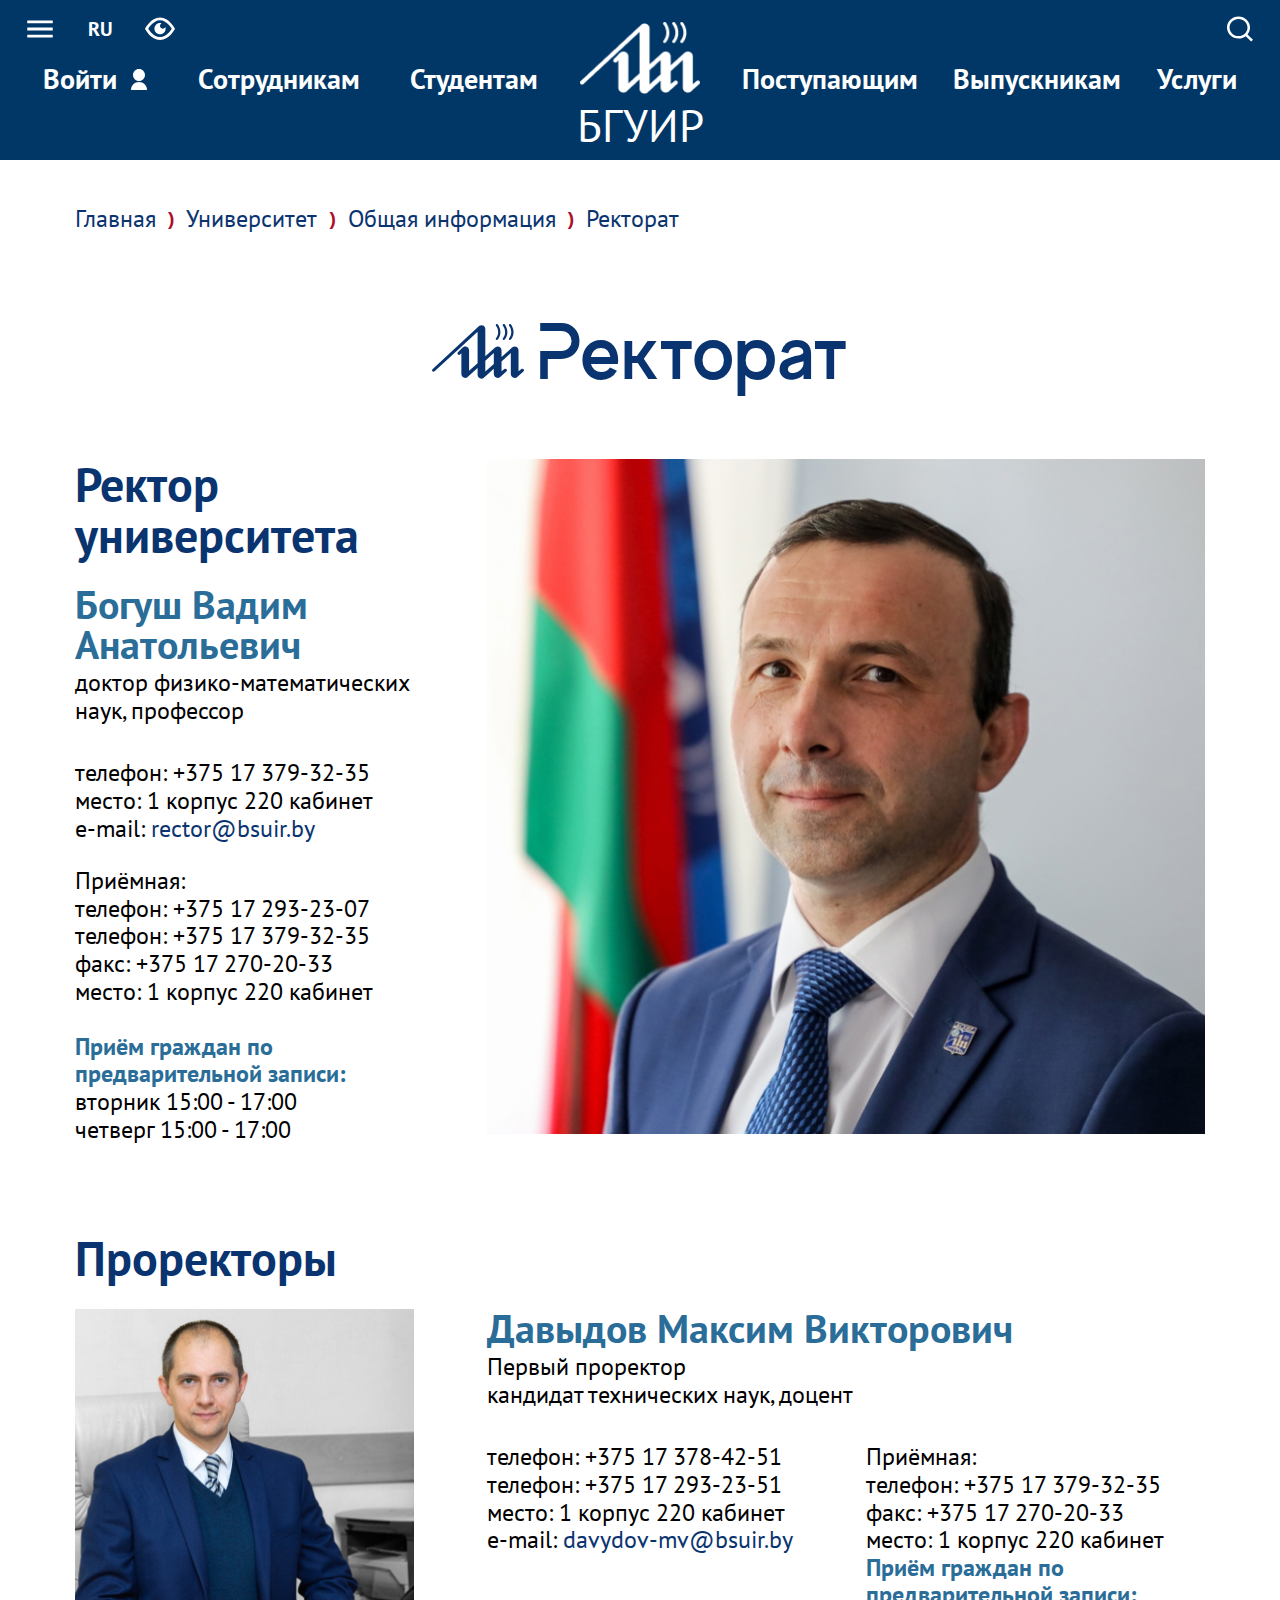
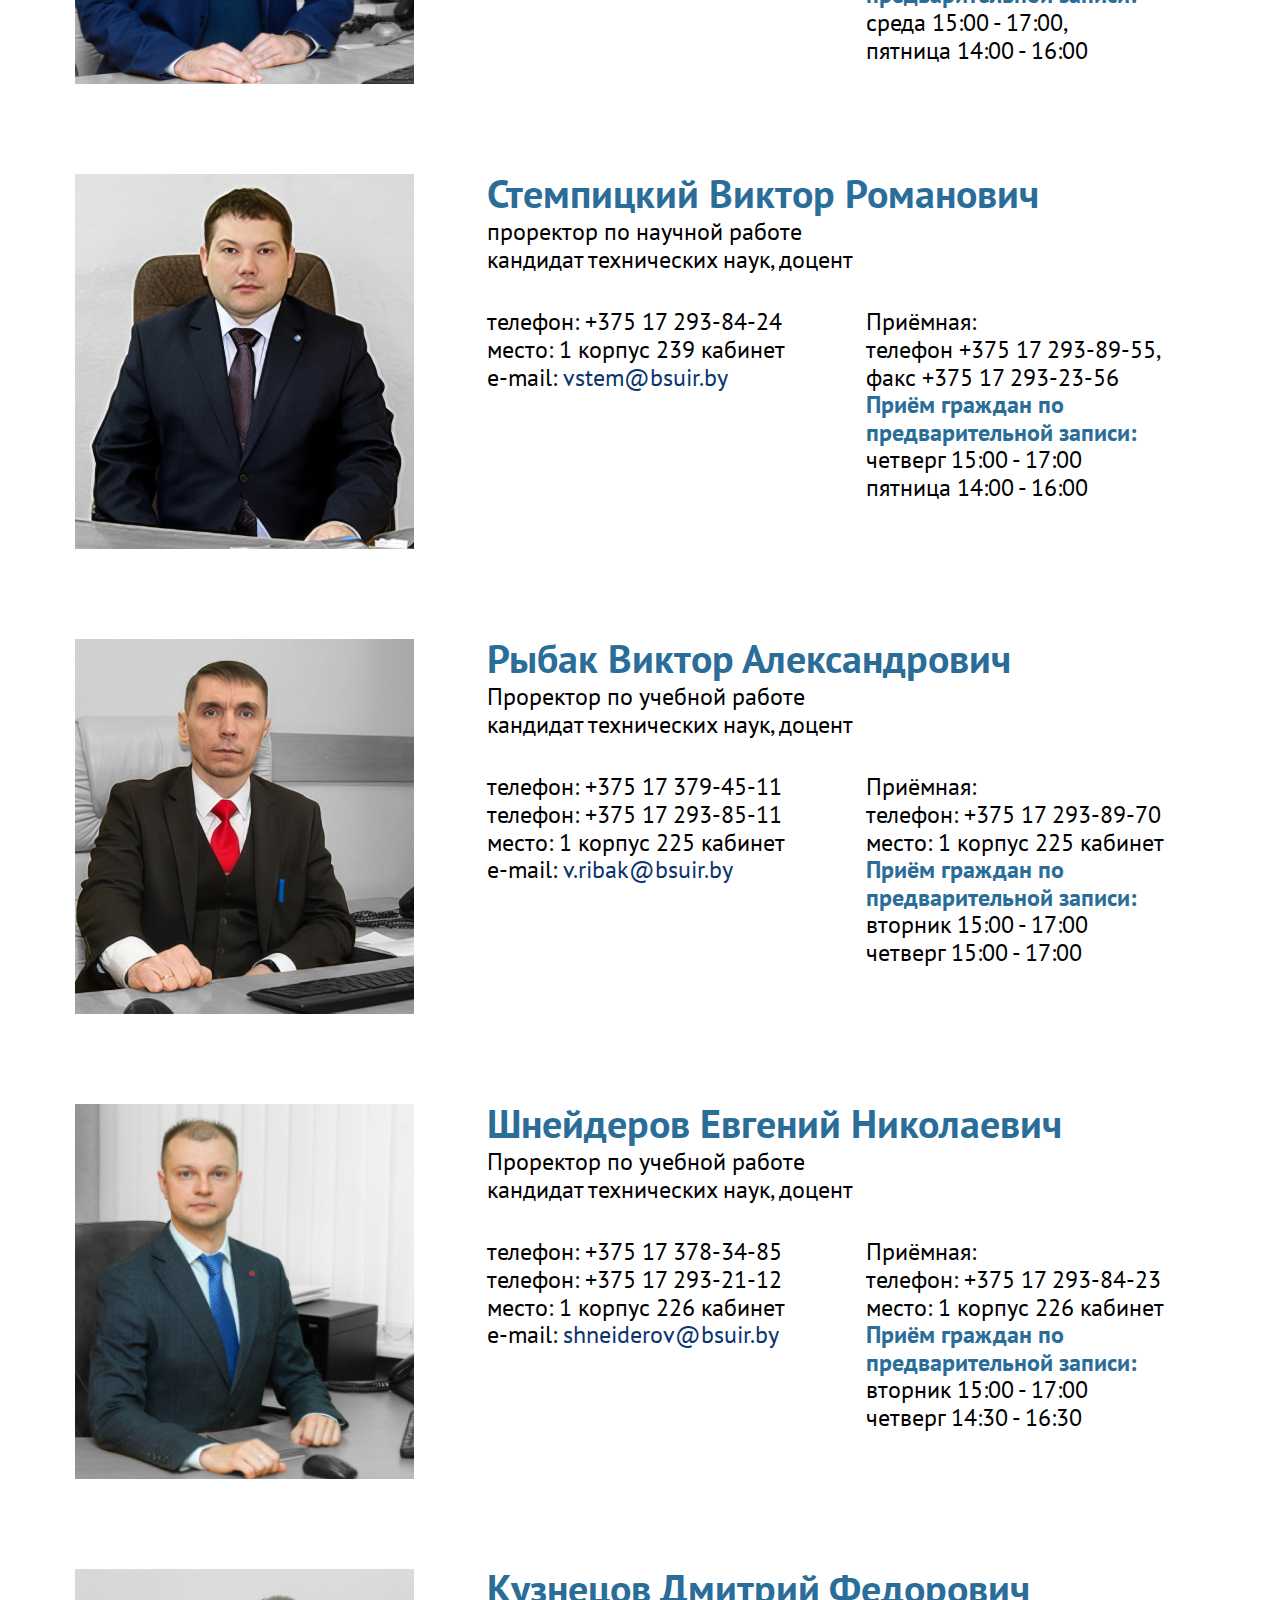
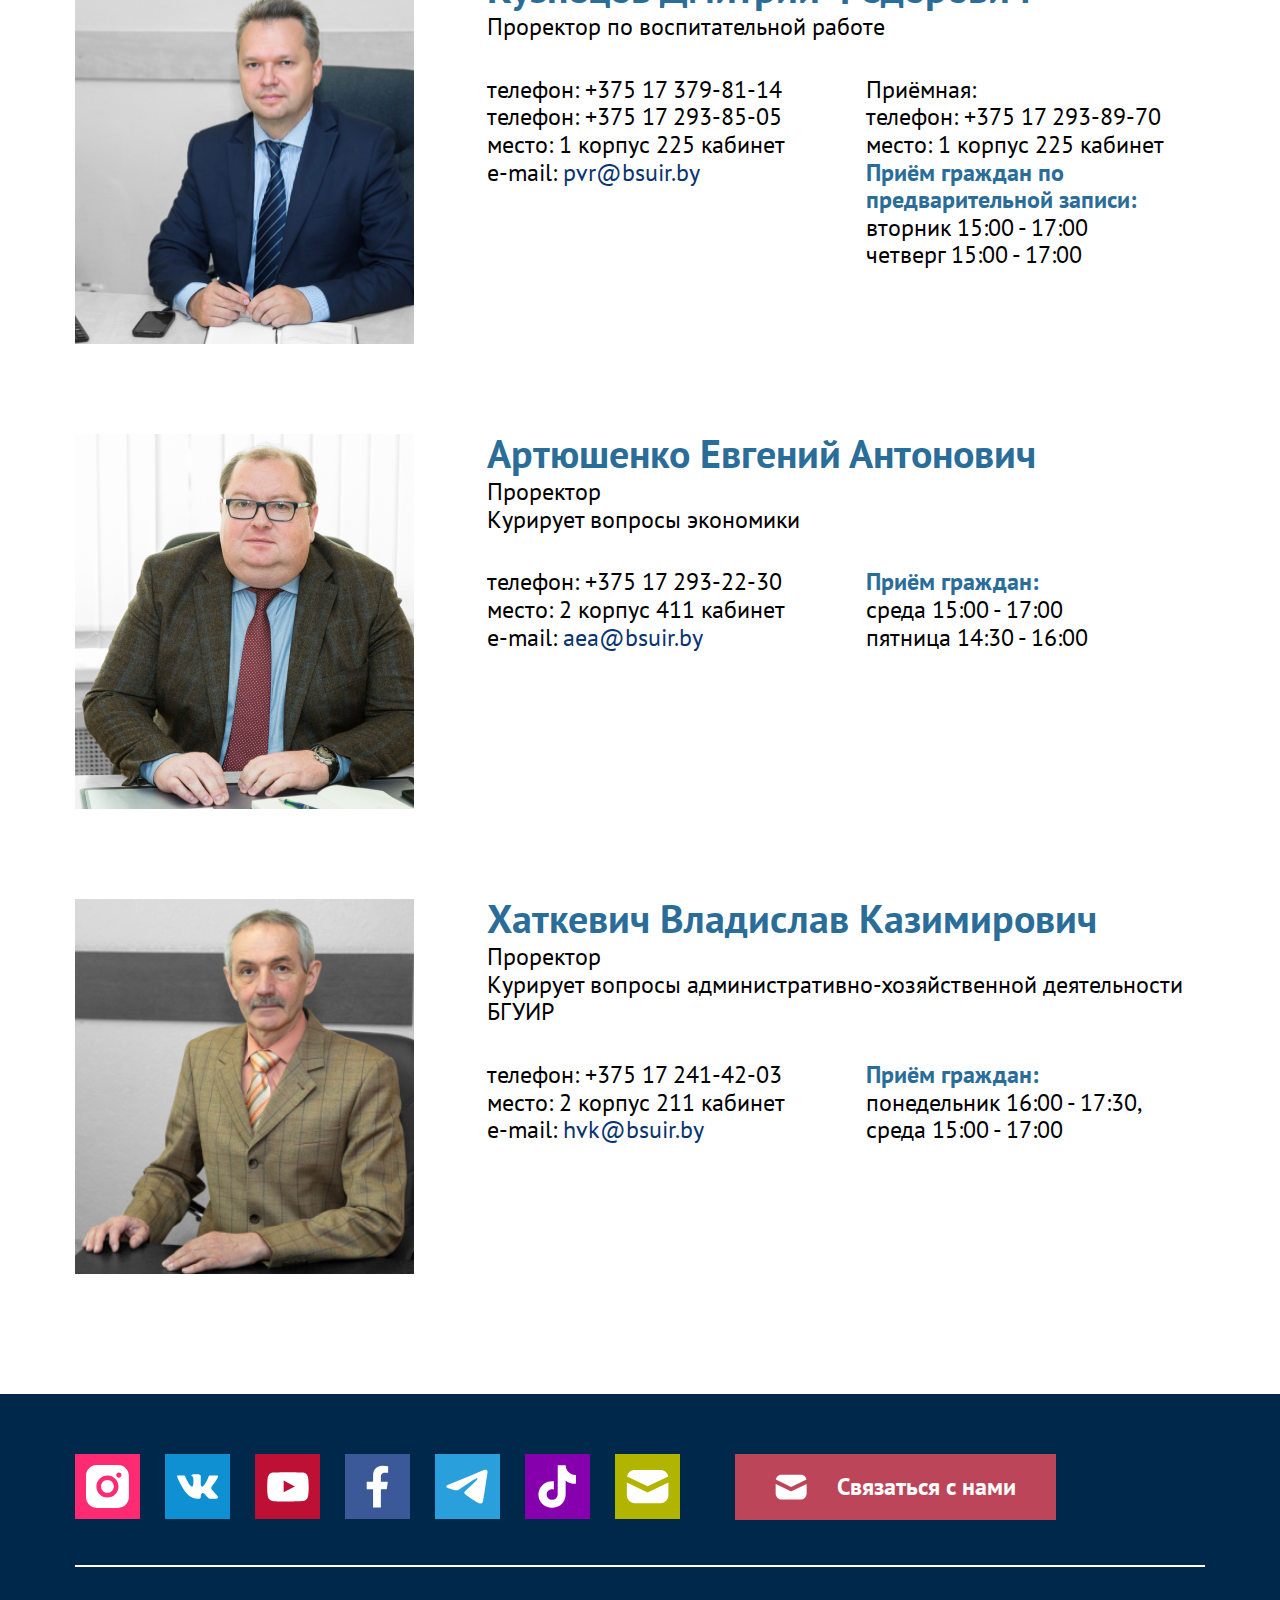
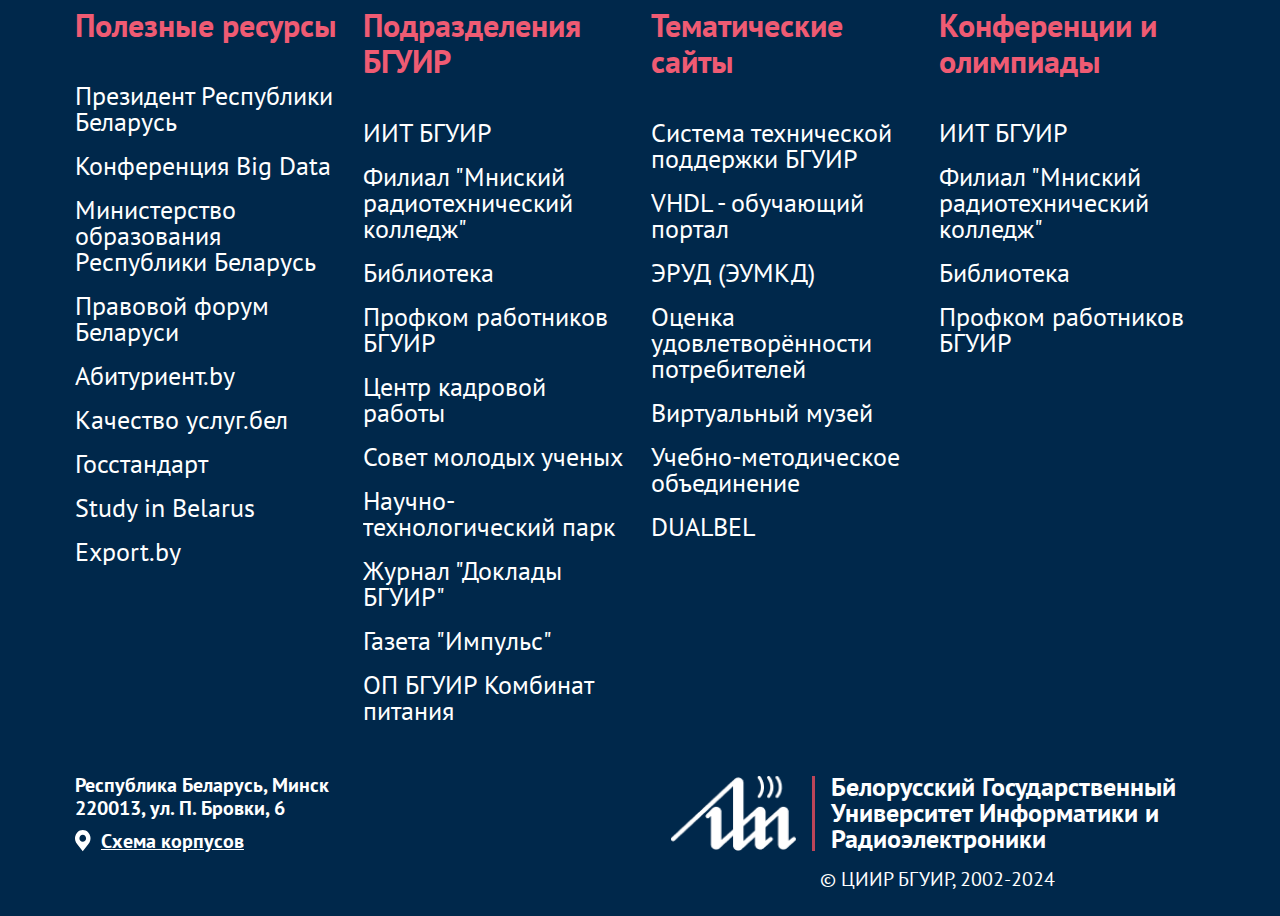
<file: rectorate.html>
<!DOCTYPE html>
<html>

<head>
    <meta charset="UTF-8">
    <meta name="viewport" content="width=device-width, initial-scale=1.0">
    <title>Ректорат</title>
    <link rel="stylesheet" href="./css/reset.css">
    <link rel="stylesheet" href="./css/default.css">
    <link rel="stylesheet" href="./css/style.css">
    <link rel="stylesheet" href="./css/styles-for-info-pages.css">
    <!-- <link rel="stylesheet" href="./css/forVisuallyImpaired/mid-font.css">
    <link rel="stylesheet" href="./css/forVisuallyImpaired/big-font.css"> -->
    <!-- <style>
        img,
        *[style*="background-image"],
        .video__player,
        .person__image {
            filter: grayscale(1);
        }
    </style> -->
    <!-- <style>
        .itcss,
        .item__image,
        .item__video,
        .bsuirToday,
        .person__image {
            display: none !important;
        }
    </style> -->
</head>

<body>
    <header class="header" id="header">
        <div class="burger__wrapper" id="burgerWrapper" style="left:-101vw">
            <div class="container">
                <svg class="burger__closeButton" id="burgerClose">
                    <use xlink:href="./img/sprite.svg#closeButton"></use>
                </svg>
                <div class="burger__top">
                    <div class="burger__socialMedia">
                        <a href="#" class="socialMedia__link link--instagram">
                            <svg>
                                <use xlink:href="./img/sprite.svg#instagram"></use>
                            </svg>
                        </a>
                        <a href="#" class="socialMedia__link link--vk">
                            <svg>
                                <use xlink:href="./img/sprite.svg#vk"></use>
                            </svg>
                        </a>
                        <a href="#" class="socialMedia__link link--youtube">
                            <svg>
                                <use xlink:href="./img/sprite.svg#youtube"></use>
                            </svg>
                        </a>
                        <a href="#" class="socialMedia__link link--facebook">
                            <svg>
                                <use xlink:href="./img/sprite.svg#facebook"></use>
                            </svg>
                        </a>
                        <a href="#" class="socialMedia__link link--telegram">
                            <svg>
                                <use xlink:href="./img/sprite.svg#telegram"></use>
                            </svg>
                        </a>
                        <a href="#" class="socialMedia__link link--tiktok">
                            <svg>
                                <use xlink:href="./img/sprite.svg#tiktok"></use>
                            </svg>
                        </a>
                        <a href="#" class="socialMedia__link link--webmail">
                            <svg>
                                <use xlink:href="./img/sprite.svg#webmail"></use>
                            </svg>
                        </a>
                    </div>
                    <span class="burger__studyingWeek">1 учебная неделя</span>
                </div>
                <div class="burger__burgerMenu burgerMenu--PC" id="burgerMenuPC">
                    <ul class="burgerMenu__list list--levelOne">
                        <li class="burgerMenu__item item--levelOne">Университет</li>
                        <li class="burgerMenu__item item--levelOne">Образование</li>
                        <li class="burgerMenu__item item--levelOne">Наука</li>
                        <li class="burgerMenu__item item--levelOne">Молодёжная политика</li>
                        <li class="burgerMenu__item item--levelOne">Международное сотрудничество</li>
                        <li class="burgerMenu__item item--levelOne">Контакты</li>
                    </ul>
                    <ul class="burgerMenu__list list--levelTwo d-none">
                        <li class="burgerMenu__item item--levelTwo"><a href="#">Структура</a></li>
                        <li class="burgerMenu__item item--levelTwo"><a href="#">Ректорат</a></li>
                        <li class="burgerMenu__item item--levelTwo"><a href="#">Общая информация</a></li>
                        <li class="burgerMenu__item item--levelThree"><a href="./rectorate.html">Ректорат</a></li>
                        <li class="burgerMenu__item item--levelThree"><a href="#">История</a></li>
                        <li class="burgerMenu__item item--levelThree"><a href="#">БГУИР сегодня</a></li>
                        <li class="burgerMenu__item item--levelThree"><a href="#">Виртуальная экскурсия</a></li>
                        <li class="burgerMenu__item item--levelThree"><a href="#">Символика</a></li>
                        <li class="burgerMenu__item item--levelThree"><a href="#">Сертификаты</a></li>
                        <li class="burgerMenu__item item--levelThree"><a href="#">Нравственный кодекс БГУИР</a></li>
                        <li class="burgerMenu__item item--levelThree"><a href="#">Доска почета</a></li>
                        <li class="burgerMenu__item item--levelTwo"><a href="#">БГУИР в рейтингах</a></li>
                        <li class="burgerMenu__item item--levelTwo"><a href="#">Факультеты (общая)</a></li>
                        <li class="burgerMenu__item item--levelTwo"><a href="#">СМК</a></li>
                        <li class="burgerMenu__item item--levelTwo"><a href="#">Документы</a></li>
                        <li class="burgerMenu__item item--levelThree"><a href="#">Приказы</a></li>
                        <li class="burgerMenu__item item--levelThree"><a href="#">Страница юриста</a></li>
                        <li class="burgerMenu__item item--levelThree"><a href="#">Нормативно-правовое обеспечение учебного процесса</a></li>
                        <li class="burgerMenu__item item--levelThree"><a href="#">Противодействие коррупции</a></li>
                        <li class="burgerMenu__item item--levelTwo"><a href="#">Пресс-служба</a></li>
                        <li class="burgerMenu__item item--levelThree"><a href="#">Молодёжное ТВ</a></li>
                        <li class="burgerMenu__item item--levelThree"><a href="#">Газета "Импульс"</a></li>
                        <li class="burgerMenu__item item--levelThree"><a href="#">СМИ о БГУИР</a></li>
                        <li class="burgerMenu__item item--levelTwo"><a href="#">Учебно-методическое объединение</a></li>
                        <li class="burgerMenu__item item--levelTwo"><a href="#">Общественные организации</a></li>
                        <li class="burgerMenu__item item--levelTwo"><a href="#">Фотогалерея</a></li>
                    </ul>
                    <ul class="burgerMenu__list list--levelTwo d-none">
                        <li class="burgerMenu__item item--levelTwo"><a href="#">Довузовская подготовка</a></li>
                        <li class="burgerMenu__item item--levelTwo"><a href="#">Специальности</a></li>
                        <li class="burgerMenu__item item--levelTwo"><a href="#">Высшее 1 ступень</a></li>
                        <li class="burgerMenu__item item--levelThree"><a href="#">ФКП</a></li>
                        <li class="burgerMenu__item item--levelThree"><a href="#">ФИТУ</a></li>
                        <li class="burgerMenu__item item--levelThree"><a href="#">ФРЭ</a></li>
                        <li class="burgerMenu__item item--levelThree"><a href="#">ФКСиС</a></li>
                        <li class="burgerMenu__item item--levelThree"><a href="#">ФИБ</a></li>
                        <li class="burgerMenu__item item--levelThree"><a href="#">ИЭФ</a></li>
                        <li class="burgerMenu__item item--levelThree"><a href="#">ФДП и ПО</a></li>
                        <li class="burgerMenu__item item--levelThree"><a href="#">Военный факультет</a></li>
                        <li class="burgerMenu__item item--levelThree"><a href="#">Кафедры</a></li>
                        <li class="burgerMenu__item item--levelThree"><a href="#">Расписание</a></li>
                        <li class="burgerMenu__item item--levelThree"><a href="#">Оплата обучения</a></li>
                        <li class="burgerMenu__item item--levelThree"><a href="#">Стипендии</a></li>
                        <li class="burgerMenu__item item--levelThree"><a href="#">Практика</a></li>
                        <li class="burgerMenu__item item--levelThree"><a href="#">восстановление</a></li>
                        <li class="burgerMenu__item item--levelTwo"><a href="#">Распределение</a></li>
                        <li class="burgerMenu__item item--levelTwo"><a href="#">Магистратура 2 ступень</a></li>
                        <li class="burgerMenu__item item--levelTwo"><a href="#">Асирантура и докторантура</a></li>
                        <li class="burgerMenu__item item--levelTwo"><a href="#">Дополнительное ИИТ</a></li>
                        <li class="burgerMenu__item item--levelTwo"><a href="#">ЦРДО</a></li>
                        <li class="burgerMenu__item item--levelTwo"><a href="#">Сертифицированные курсы</a></li>
                        <li class="burgerMenu__item item--levelTwo"><a href="#">Заказчикам кадров</a></li>
                        <li class="burgerMenu__item item--levelTwo"><a href="#">Довузовская подготовка</a></li>
                        <li class="burgerMenu__item item--levelTwo"><a href="#">Специальности</a></li>
                        <li class="burgerMenu__item item--levelTwo"><a href="#">Высшее 1 ступень</a></li>
                        <li class="burgerMenu__item item--levelThree"><a href="#">ФКП</a></li>
                        <li class="burgerMenu__item item--levelThree"><a href="#">ФИТУ</a></li>
                        <li class="burgerMenu__item item--levelThree"><a href="#">ФРЭ</a></li>
                        <li class="burgerMenu__item item--levelThree"><a href="#">ФКСиС</a></li>
                        <li class="burgerMenu__item item--levelThree"><a href="#">ФИБ</a></li>
                        <li class="burgerMenu__item item--levelThree"><a href="#">ИЭФ</a></li>
                        <li class="burgerMenu__item item--levelThree"><a href="#">ФДП и ПО</a></li>
                        <li class="burgerMenu__item item--levelThree"><a href="#">Военный факультет</a></li>
                        <li class="burgerMenu__item item--levelThree"><a href="#">Кафедры</a></li>
                        <li class="burgerMenu__item item--levelThree"><a href="#">Расписание</a></li>
                        <li class="burgerMenu__item item--levelThree"><a href="#">Оплата обучения</a></li>
                        <li class="burgerMenu__item item--levelThree"><a href="#">Стипендии</a></li>
                        <li class="burgerMenu__item item--levelThree"><a href="#">Практика</a></li>
                        <li class="burgerMenu__item item--levelThree"><a href="#">восстановление</a></li>
                        <li class="burgerMenu__item item--levelTwo"><a href="#">Распределение</a></li>
                        <li class="burgerMenu__item item--levelTwo"><a href="#">Магистратура 2 ступень</a></li>
                        <li class="burgerMenu__item item--levelTwo"><a href="#">Асирантура и докторантура</a></li>
                        <li class="burgerMenu__item item--levelTwo"><a href="#">Дополнительное ИИТ</a></li>
                        <li class="burgerMenu__item item--levelTwo"><a href="#">ЦРДО</a></li>
                        <li class="burgerMenu__item item--levelTwo"><a href="#">Сертифицированные курсы</a></li>
                        <li class="burgerMenu__item item--levelTwo"><a href="#">Заказчикам кадров</a></li>
                    </ul>
                    <ul class="burgerMenu__list list--levelTwo d-none">
                        <li class="burgerMenu__item item--levelTwo"><a href="#">НИЧ</a></li>
                        <li class="burgerMenu__item item--levelTwo"><a href="#">Администрация</a></li>
                        <li class="burgerMenu__item item--levelTwo"><a href="#">Лаборатории и центры</a></li>
                        <li class="burgerMenu__item item--levelTwo"><a href="#">Сектор студенческой науки</a></li>
                        <li class="burgerMenu__item item--levelTwo"><a href="#">Совет молодых ученых</a></li>
                        <li class="burgerMenu__item item--levelTwo"><a href="#">Асирантура и докторантура</a></li>
                        <li class="burgerMenu__item item--levelTwo"><a href="#">Совет по защите диссертаций</a></li>
                        <li class="burgerMenu__item item--levelTwo"><a href="#">Научно-методический совет</a></li>
                        <li class="burgerMenu__item item--levelTwo"><a href="#">Научные мероприятия</a></li>
                        <li class="burgerMenu__item item--levelTwo"><a href="#">Доклады БГУИР</a></li>
                        <li class="burgerMenu__item item--levelTwo"><a href="#">Научно-технологический парк</a></li>
                        <li class="burgerMenu__item item--levelTwo"><a href="#">Совет университета</a></li>
                        <li class="burgerMenu__item item--levelTwo"><a href="#">Научные школы</a></li>
                    </ul>
                    <ul class="burgerMenu__list list--levelTwo d-none">
                        <li class="burgerMenu__item item--levelTwo"><a href="#">Контакты центра</a></li>
                        <li class="burgerMenu__item item--levelTwo"><a href="#">иностранным гражданам</a></li>
                        <li class="burgerMenu__item item--levelTwo"><a href="#">Программы мобильности</a></li>
                        <li class="burgerMenu__item item--levelTwo"><a href="#">Межвузовское сотрудничество</a></li>
                        <li class="burgerMenu__item item--levelTwo"><a href="#">Свалка баннеров</a></li>
                    </ul>
                    <ul class="burgerMenu__list list--levelTwo d-none">
                        <li class="burgerMenu__item item--levelTwo"><a href="#">Структура управления</a></li>
                        <li class="burgerMenu__item item--levelTwo"><a href="#">События года</a></li>
                        <li class="burgerMenu__item item--levelTwo"><a href="#">Документация</a></li>
                        <li class="burgerMenu__item item--levelTwo"><a href="#">Студенческая жизнь</a></li>
                        <li class="burgerMenu__item item--levelTwo"><a href="#">Патриотическое воспитание</a></li>
                        <li class="burgerMenu__item item--levelTwo"><a href="#">Сохраняя память о прошлом — строим будущее</a></li>
                        <li class="burgerMenu__item item--levelTwo"><a href="#">Цели устойчивого развития</a></li>
                    </ul>
                    <ul class="burgerMenu__list list--levelTwo d-none">
                        <li class="burgerMenu__item item--levelTwo"><a href="#">Приём граждан</a></li>
                        <li class="burgerMenu__item item--levelTwo"><a href="#">Пресс-служба</a></li>
                        <li class="burgerMenu__item item--levelTwo"><a href="#">Приёмная комиссия</a></li>
                        <li class="burgerMenu__item item--levelTwo"><a href="#">Подраделения НИЧ</a></li>
                        <li class="burgerMenu__item item--levelTwo"><a href="#">Центр продвижения образовательных услуг</a></li>
                        <li class="burgerMenu__item item--levelTwo"><a href="#">Телефонный справочник</a></li>
                        <li class="burgerMenu__item item--levelTwo"><a href="#">Электронное обращение</a></li>
                        <li class="burgerMenu__item item--levelTwo"><a href="#">Одно окно</a></li>
                        <li class="burgerMenu__item item--levelTwo"><a href="#">Обратная связь</a></li>
                    </ul>
                </div>
                <div class="burger__burgerMenu burgerMenu--Mobile" id="burgerMenuMobile">
                    <div class="header__targetMenu targetMenu--left">
                        <div class="targetMenu__item">
                            <span>Войти<svg class="svg--login">
                                    <use xlink:href="./img/sprite.svg#login"></use>
                                </svg><svg class="svg--arrowDown">
                                    <use xlink:href="./img/sprite.svg#arrowDown"></use>
                                </svg>
                            </span>
                            <ul>
                                <li><a href="#">Личный кабинет сотрудника</a></li>
                                <li><a href="#">Личный кабинет студента</a></li>
                                <li><a href="#">Система электронного обучения</a></li>
                                <li><a href="#">Почта</a></li>
                                <li><a href="#">Личный кабинет абитуриента (во время приемной компании)</a></li>
                            </ul>
                        </div>
                        <div class="targetMenu__item">
                            <span>Сотрудникам<svg class="svg--arrowDown">
                                    <use xlink:href="./img/sprite.svg#arrowDown"></use>
                                </svg></span>
                            <ul>
                                <li><span>ПРЕПОДАВАТЕЛЬСКАЯ ДЕЯТЕЛЬНОСТЬ</span></li>
                                <li><a href="#">Расписание</a></li>
                                <li><a href="#">Документы УМУ</a></li>
                                <li><a href="#">Кафедры</a></li>
                                <li><a href="#">Факультеты</a></li>
                                <li><span>СОЦИАЛЬНЫЕ ВОПРОСЫ</span></li>
                                <li><a href="#">Профком</a></li>
                                <li><a href="#">Коллективный договор</a></li>
                                <li><a href="#">Летний отдых</a></li>
                                <li><a href="#">Спорт</a></li>
                                <li><span>НАУЧНАЯ ДЕЯТЕЛЬНОСТЬ</span></li>
                                <li><a href="#">Асирантура и докторантура</a></li>
                                <li><a href="#">Советы по защите диссертации</a></li>
                                <li><a href="#">Научные мероприятия</a></li>
                                <li><a href="#">Доклады БГУИР</a></li>
                                <li><a href="#">Библиотека</a></li>
                                <li><a href="#">Репозиторий</a></li>
                                <li><span>АДМИНИСТРАТИВНАЯ ДЕЯТЕЛЬНОСТЬ</span></li>
                                <li><a href="#">Образцы документов центра кадровой работы</a></li>
                                <li><a href="#">Конкурс на замещение должностей</a></li>
                                <li><a href="#">Повышение квалификации</a></li>
                                <li><span>ИНФОРМАЦИЯ</span></li>
                                <li><a href="#">СМК</a></li>
                                <li><a href="#">Делопроизводство БГУИР</a></li>
                                <li><a href="#">Приказы</a></li>
                                <li><a href="#">Программы мобильности</a></li>
                                <li><a href="#">Одно окно</a></li>
                                <li><a href="#">Система единой технической поддержки</a></li>
                                <li><a href="#">Политика безопасности в отношении персональных данных БГУИР</a></li>
                                <li><a href="#">Правила педагогических работников</a></li>
                                <li><a href="#">Телефонный справочник</a></li>
                            </ul>
                        </div>
                        <div class="targetMenu__item">
                            <span>Студентам<svg class="svg--arrowDown">
                                    <use xlink:href="./img/sprite.svg#arrowDown"></use>
                                </svg></span>
                            <ul>
                                <li><span>УЧЕБА</span></li>
                                <li><a href="#">Расписание</a></li>
                                <li><a href="#">Кафедры</a></li>
                                <li><a href="#">Факультеты</a></li>
                                <li><a href="#">Библиотека</a></li>
                                <li><a href="#">ЭРУД</a></li>
                                <li><a href="#">Репозиторий</a></li>
                                <li><a href="#">Стипендия</a></li>
                                <li><a href="#">Оплата обучения</a></li>
                                <li><a href="#">Информация для восстановления</a></li>
                                <li><a href="#">Стажировка</a></li>
                                <li><a href="#">Практика</a></li>
                                <li><a href="#">Центр языковой подготовки</a></li>
                                <li><span>СТУДЕНЧЕСКОЕ СОУПРАВЛЕНИЕ</span></li>
                                <li><a href="#">Студенческий совет БГУИР</a></li>
                                <li><a href="#">Студенческие советы иностранных граждан</a></li>
                                <li><a href="#">БРСМ БГУИР</a></li>
                                <li><a href="#">Студенческий профком</a></li>
                                <li><a href="#">Волонтерский центр</a></li>
                                <li><span>СТУДЕНЧЕСКИЕ ВОЗМОЖНОСТИ</span></li>
                                <li><a href="#">Летний отдых</a></li>
                                <li><a href="#">Студотряды</a></li>
                                <li><a href="#">Молодежные объединения</a></li>
                                <li><a href="#">Спорт</a></li>
                                <li><a href="#">Культурный центр</a></li>
                                <li><a href="#">Сектор студенческой науки</a></li>
                                <li><span>СОЦИАЛЬНЫЕ ВОПРОСЫ</span></li>
                                <li><a href="#">Социальная поддержка</a></li>
                                <li><a href="#">Студгородок</a></li>
                                <li><a href="#">СППС</a></li>
                                <li><span>ДОКУМЕНТЫ</span></li>
                                <li><a href="#">Шаблоны заявлений</a></li>
                                <li><a href="#">Приказы</a></li>
                                <li><a href="#">Выдача архивных справок</a></li>
                                <li><a href="#">Заказ студенческих справок</a></li>
                                <li><a href="#">Правила внутреннего распорядка обучающихся</a></li>
                                <li><span>ИНФОРМАЦИЯ</span></li>
                                <li><a href="#">Заявка в техподдержку</a></li>
                                <li><a href="#">Система единой технической поддержки</a></li>
                                <li><a href="#">Телефонный справочник</a></li>
                            </ul>
                        </div>
                    </div>
                    <div class="header__targetMenu targetMenu--right">
                        <div class="targetMenu__item">
                            <span>Поступающим<svg class="svg--arrowDown">
                                    <use xlink:href="./img/sprite.svg#arrowDown"></use>
                                </svg></span>
                            <ul>
                                <li><a href="#">Для абитуриентов</a></li>
                                <li><a href="#">Довузовская подготовка</a></li>
                                <li><a href="#">Специальности</a></li>
                                <li><a href="#">Заочное обучение</a></li>
                                <li><a href="#">Дистанционное обучение</a></li>
                                <li><a href="#">Сокращенное обучение</a></li>
                                <li><a href="#">Поступление в магистратуру</a></li>
                                <li><a href="#">Второе высшее</a></li>
                                <li><a href="#">Поступление в аспирантура</a></li>
                                <li><a href="#">Повышение квалификации</a></li>
                                <li><a href="#">Иностранным гражданам</a></li>
                                <li><a href="#">Абитуриентам Казахстана и стран СНГ</a></li>
                            </ul>
                        </div>
                        <div class="targetMenu__item">
                            <span>Выпускникам<svg class="svg--arrowDown">
                                    <use xlink:href="./img/sprite.svg#arrowDown"></use>
                                </svg></span>
                            <ul>
                                <li><a href="#">Магистратура</a></li>
                                <li><a href="#">Аспирантура и докторантура</a></li>
                                <li><a href="#">Повышение квалификации</a></li>
                                <li><a href="#">Выдача архивных справок</a></li>
                            </ul>
                        </div>
                        <div class="targetMenu__item">
                            <span>Услуги<svg class="svg--arrowDown">
                                    <use xlink:href="./img/sprite.svg#arrowDown"></use>
                                </svg></span>
                            <ul>
                                <li><a href="#">Образовательные услуги</a></li>
                                <li><a href="#">Сертифицированные курсы</a></li>
                                <li><a href="#">Полиграфические услуги</a></li>
                                <li><a href="#">Спортзал, бассейн</a></li>
                                <li><a href="#">СОК "Браславские озера"</a></li>
                                <li><a href="#">Комбинат питания</a></li>
                                <li><a href="#">Договор публичной оферты на оказание услуг</a></li>
                                <li><a href="#">Центр языковой подготовки</a></li>
                                <li><a href="#">Повышение квалификации</a></li>
                            </ul>
                        </div>
                    </div>
                </div>
            </div>
        </div>
        <div class="header__wrapper">
            <div class="container">
                <div class="forVisuallyImpaired" id="forVisuallyImpaired">
                    <div class="forVisuallyImpaired__fontSize">
                        <span>Размер шрифта:</span>
                        <div class="fontSize__button fontSize__button--small" id="fontSize__button--small">А</div>
                        <div class="fontSize__button fontSize__button--medium" id="fontSize__button--medium">А</div>
                        <div class="fontSize__button fontSize__button--big" id="fontSize__button--big">А</div>
                    </div>
                    <div class="forVisuallyImpaired__colorTheme">
                        <span>Цвет сайта:</span>
                        <div class="colorTheme__button colorTheme__button--light" id="colorTheme__button--light">Ц</div>
                        <div class="colorTheme__button colorTheme__button--dark" id="colorTheme__button--dark">Ц</div>
                    </div>
                    <div class="forVisuallyImpaired__images">
                        <span>Изображения:</span>
                        <div class="images__button images__button--colored" id="images__button--colored">ЦВ</div>
                        <div class="images__button images__button--blackWhite" id="images__button--blackWhite">ЧБ</div>
                        <div class="images__button images__button--none" id="images__button--none"></div>
                    </div>
                </div>
            </div>
            <div class="container">
                <div class="header__controls controls--left">
                    <div class="controls__item item--burgerMenu" id="burgerOpen">
                        <svg>
                            <use xlink:href="./img/sprite.svg#burger"></use>
                        </svg>
                    </div>
                    <div class="controls__item item--language">
                        RU
                        <ul>
                            <li><a href="#">BEL</a></li>
                            <li><a href="#">ENG</a></li>
                            <li><a href="#">VIE</a></li>
                            <li><a href="#">UZB</a></li>
                            <li><a href="#">CHI</a></li>
                        </ul>
                    </div>
                    <div class="controls__item item--visuallyImpaired item--PC" id="visuallyImpaired_PC">
                        <svg>
                            <use xlink:href="./img/sprite.svg#visuallyImpaired"></use>
                        </svg>
                    </div>
                </div>
                <a href="./index.html" class="header__logoImage">
                    <img src="./img/logo.png" alt="Логотип БГУИР">
                </a>
                <div class="header__controls controls--right">
                    <div class="controls__item item--visuallyImpaired item--Mobile" id="visuallyImpaired_Mobile">
                        <svg>
                            <use xlink:href="./img/sprite.svg#visuallyImpaired"></use>
                        </svg>
                    </div>
                    <div class="controls__item item--search item--PC" id="item--search--PC">
                        <svg>
                            <use xlink:href="./img/sprite.svg#search"></use>
                        </svg>
                    </div>
                    <div class="searchFieldPC d-none" id="searchFieldPC">
                        <input class="searchFieldPC__input" type="text" placeholder="Поиск">
                        <div class="searchFieldPC__button">
                            <svg>
                                <use xlink:href="./img/sprite.svg#search"></use>
                            </svg>
                        </div>
                    </div>
                    <div class="controls__item item--search item--Mobile" id="item--search--Mobile">
                        <svg>
                            <use xlink:href="./img/sprite.svg#search"></use>
                        </svg>
                    </div>
                </div>
                <div class="header__targetMenu targetMenu--left">
                    <div class="targetMenu__item">
                        <span>Войти<svg class="svg--login">
                                <use xlink:href="./img/sprite.svg#login"></use>
                            </svg><svg class="svg--arrowDown">
                                <use xlink:href="./img/sprite.svg#arrowDown"></use>
                            </svg>
                        </span>
                        <ul>
                            <li><a href="#">Личный кабинет сотрудника</a></li>
                            <li><a href="#">Личный кабинет студента</a></li>
                            <li><a href="#">Система электронного обучения</a></li>
                            <li><a href="#">Почта</a></li>
                            <li><a href="#">Личный кабинет абитуриента (во время приемной компании)</a></li>
                        </ul>
                    </div>
                    <div class="targetMenu__item">
                        <span>Сотрудникам<svg class="svg--arrowDown">
                                <use xlink:href="./img/sprite.svg#arrowDown"></use>
                            </svg></span>
                        <ul>
                            <li><span>ПРЕПОДАВАТЕЛЬСКАЯ ДЕЯТЕЛЬНОСТЬ</span></li>
                            <li><a href="#">Расписание</a></li>
                            <li><a href="#">Документы УМУ</a></li>
                            <li><a href="#">Кафедры</a></li>
                            <li><a href="#">Факультеты</a></li>
                            <li><span>СОЦИАЛЬНЫЕ ВОПРОСЫ</span></li>
                            <li><a href="#">Профком</a></li>
                            <li><a href="#">Коллективный договор</a></li>
                            <li><a href="#">Летний отдых</a></li>
                            <li><a href="#">Спорт</a></li>
                            <li><span>НАУЧНАЯ ДЕЯТЕЛЬНОСТЬ</span></li>
                            <li><a href="#">Асирантура и докторантура</a></li>
                            <li><a href="#">Советы по защите диссертации</a></li>
                            <li><a href="#">Научные мероприятия</a></li>
                            <li><a href="#">Доклады БГУИР</a></li>
                            <li><a href="#">Библиотека</a></li>
                            <li><a href="#">Репозиторий</a></li>
                            <li><span>АДМИНИСТРАТИВНАЯ ДЕЯТЕЛЬНОСТЬ</span></li>
                            <li><a href="#">Образцы документов центра кадровой работы</a></li>
                            <li><a href="#">Конкурс на замещение должностей</a></li>
                            <li><a href="#">Повышение квалификации</a></li>
                            <li><span>ИНФОРМАЦИЯ</span></li>
                            <li><a href="#">СМК</a></li>
                            <li><a href="#">Делопроизводство БГУИР</a></li>
                            <li><a href="#">Приказы</a></li>
                            <li><a href="#">Программы мобильности</a></li>
                            <li><a href="#">Одно окно</a></li>
                            <li><a href="#">Система единой технической поддержки</a></li>
                            <li><a href="#">Политика безопасности в отношении персональных данных БГУИР</a></li>
                            <li><a href="#">Правила педагогических работников</a></li>
                            <li><a href="#">Телефонный справочник</a></li>
                        </ul>
                    </div>
                    <div class="targetMenu__item">
                        <span>Студентам<svg class="svg--arrowDown">
                                <use xlink:href="./img/sprite.svg#arrowDown"></use>
                            </svg></span>
                        <ul>
                            <li><span>УЧЕБА</span></li>
                            <li><a href="#">Расписание</a></li>
                            <li><a href="#">Кафедры</a></li>
                            <li><a href="#">Факультеты</a></li>
                            <li><a href="#">Библиотека</a></li>
                            <li><a href="#">ЭРУД</a></li>
                            <li><a href="#">Репозиторий</a></li>
                            <li><a href="#">Стипендия</a></li>
                            <li><a href="#">Оплата обучения</a></li>
                            <li><a href="#">Информация для восстановления</a></li>
                            <li><a href="#">Стажировка</a></li>
                            <li><a href="#">Практика</a></li>
                            <li><a href="#">Центр языковой подготовки</a></li>
                            <li><span>СТУДЕНЧЕСКОЕ СОУПРАВЛЕНИЕ</span></li>
                            <li><a href="#">Студенческий совет БГУИР</a></li>
                            <li><a href="#">Студенческие советы иностранных граждан</a></li>
                            <li><a href="#">БРСМ БГУИР</a></li>
                            <li><a href="#">Студенческий профком</a></li>
                            <li><a href="#">Волонтерский центр</a></li>
                            <li><span>СТУДЕНЧЕСКИЕ ВОЗМОЖНОСТИ</span></li>
                            <li><a href="#">Летний отдых</a></li>
                            <li><a href="#">Студотряды</a></li>
                            <li><a href="#">Молодежные объединения</a></li>
                            <li><a href="#">Спорт</a></li>
                            <li><a href="#">Культурный центр</a></li>
                            <li><a href="#">Сектор студенческой науки</a></li>
                            <li><span>СОЦИАЛЬНЫЕ ВОПРОСЫ</span></li>
                            <li><a href="#">Социальная поддержка</a></li>
                            <li><a href="#">Студгородок</a></li>
                            <li><a href="#">СППС</a></li>
                            <li><span>ДОКУМЕНТЫ</span></li>
                            <li><a href="#">Шаблоны заявлений</a></li>
                            <li><a href="#">Приказы</a></li>
                            <li><a href="#">Выдача архивных справок</a></li>
                            <li><a href="#">Заказ студенческих справок</a></li>
                            <li><a href="#">Правила внутреннего распорядка обучающихся</a></li>
                            <li><span>ИНФОРМАЦИЯ</span></li>
                            <li><a href="#">Заявка в техподдержку</a></li>
                            <li><a href="#">Система единой технической поддержки</a></li>
                            <li><a href="#">Телефонный справочник</a></li>
                        </ul>
                    </div>
                </div>
                <div class="header__targetMenu targetMenu--right">
                    <div class="targetMenu__item">
                        <span>Поступающим<svg class="svg--arrowDown">
                                <use xlink:href="./img/sprite.svg#arrowDown"></use>
                            </svg></span>
                        <ul>
                            <li><a href="#">Для абитуриентов</a></li>
                            <li><a href="#">Довузовская подготовка</a></li>
                            <li><a href="#">Специальности</a></li>
                            <li><a href="#">Заочное обучение</a></li>
                            <li><a href="#">Дистанционное обучение</a></li>
                            <li><a href="#">Сокращенное обучение</a></li>
                            <li><a href="#">Поступление в магистратуру</a></li>
                            <li><a href="#">Второе высшее</a></li>
                            <li><a href="#">Поступление в аспирантура</a></li>
                            <li><a href="#">Повышение квалификации</a></li>
                            <li><a href="#">Иностранным гражданам</a></li>
                            <li><a href="#">Абитуриентам Казахстана и стран СНГ</a></li>
                        </ul>
                    </div>
                    <div class="targetMenu__item">
                        <span>Выпускникам<svg class="svg--arrowDown">
                                <use xlink:href="./img/sprite.svg#arrowDown"></use>
                            </svg></span>
                        <ul>
                            <li><a href="#">Магистратура</a></li>
                            <li><a href="#">Аспирантура и докторантура</a></li>
                            <li><a href="#">Повышение квалификации</a></li>
                            <li><a href="#">Выдача архивных справок</a></li>
                        </ul>
                    </div>
                    <div class="targetMenu__item">
                        <span>Услуги<svg class="svg--arrowDown">
                                <use xlink:href="./img/sprite.svg#arrowDown"></use>
                            </svg></span>
                        <ul>
                            <li><a href="#">Образовательные услуги</a></li>
                            <li><a href="#">Сертифицированные курсы</a></li>
                            <li><a href="#">Полиграфические услуги</a></li>
                            <li><a href="#">Спортзал, бассейн</a></li>
                            <li><a href="#">СОК "Браславские озера"</a></li>
                            <li><a href="#">Комбинат питания</a></li>
                            <li><a href="#">Договор публичной оферты на оказание услуг</a></li>
                            <li><a href="#">Центр языковой подготовки</a></li>
                            <li><a href="#">Повышение квалификации</a></li>
                        </ul>
                    </div>
                </div>
                <div class="searchFieldMobile d-none" id="searchFieldMobile">
                    <input type="text" placeholder="Поиск" class="searchFieldMobile__input">
                    <div class="searchFieldMobile__button">
                        <svg>
                            <use xlink:href="./img/sprite.svg#search"></use>
                        </svg>
                    </div>
                </div>
            </div>
        </div>
        <div class="header__logoText">
            <a href="./index.html">БГУИР</a>
        </div>
    </header>
    <main class="main">
        <div class="container">
            <div class="breadcrumbs">
                <a class="breadcrumbs__link" href="#"><span>Главная</span></a>
                <a class="breadcrumbs__link" href="#"><span>Университет</span></a>
                <a class="breadcrumbs__link" href="#"><span>Общая информация</span></a>
                <a class="breadcrumbs__link" href="#"><span>Ректорат</span></a>
            </div>
            <h1 class="rectorate__h1">Ректорат</h1>
            <div class="persons">
                <div class="person">
                    <div class="person__info">
                        <h2>Ректор университета</h2>
                        <a href="#" class="person__name">Богуш Вадим Анатольевич</a>
                        <p>доктор физико-математических наук, профессор</p>
                        <div class="person__contacts">
                            <div class="contacts__block">
                                <p>телефон: +375 17 379-32-35</p>
                                <p>место: 1 корпус 220 кабинет</p>
                                <p>e-mail: <a href="#">rector@bsuir.by</a></p>
                            </div>
                            <div class="contacts__block">
                                <p>Приёмная:</p>
                                <p>телефон: +375 17 293-23-07</p>
                                <p>телефон: +375 17 379-32-35</p>
                                <p>факс: +375 17 270-20-33</p>
                                <p>место: 1 корпус 220 кабинет</p>
                                <br>
                                <strong>Приём граждан по предварительной записи:</strong>
                                <p>вторник 15:00 - 17:00</p>
                                <p>четверг 15:00 - 17:00</p>
                            </div>
                        </div>
                    </div>
                    <div class="person__image">
                        <img src="./img/rectorat/Bogush.jpg" alt="">
                    </div>
                </div>
                <h2 class="persons__h2">Проректоры</h2>
                <div class="person">
                    <div class="person__image">
                        <img src="./img/rectorat/Davidov.jpg" alt="Фото проректора">
                    </div>
                    <div class="person__info">
                        <a href="#" class="person__name">Давыдов Максим Викторович</a>
                        <p class="person__rank">Первый проректор</p>
                        <p class="person__rank">кандидат технических наук, доцент</p>
                        <div class="person__contacts">
                            <div class="contacts__block">
                                <p>телефон: +375 17 378-42-51</p>
                                <p>телефон: +375 17 293-23-51</p>
                                <p>место: 1 корпус 220 кабинет</p>
                                <p>e-mail: <a href="#">davydov-mv@bsuir.by</a></p>
                            </div>
                            <div class="contacts__block">
                                <p>Приёмная:</p>
                                <p>телефон: +375 17 379-32-35</p>
                                <p>факс: +375 17 270-20-33</p>
                                <p>место: 1 корпус 220 кабинет</p>
                                <strong>Приём граждан по предварительной записи:</strong>
                                <p>среда 15:00 - 17:00,</p>
                                <p>пятница 14:00 - 16:00</p>
                            </div>
                        </div>
                    </div>
                </div>
                <div class="person">
                    <div class="person__image">
                        <img src="./img/rectorat/Stempitskiy.jpg" alt="Фото проректора">
                    </div>
                    <div class="person__info">
                        <a href="#" class="person__name">Стемпицкий Виктор Романович</a>
                        <p class="person__rank">проректор по научной работе</p>
                        <p class="person__rank">кандидат технических наук, доцент</p>
                        <div class="person__contacts">
                            <div class="contacts__block">
                                <p>телефон: +375 17 293-84-24</p>
                                <p>место: 1 корпус 239 кабинет</p>
                                <p>e-mail: <a href="#">vstem@bsuir.by</a></p>
                            </div>
                            <div class="contacts__block">
                                <p>Приёмная:</p>
                                <p>телефон +375 17 293-89-55,</p>
                                <p>факс +375 17 293-23-56</p>
                                <strong>Приём граждан по предварительной записи:</strong>
                                <p>четверг 15:00 - 17:00</p>
                                <p>пятница 14:00 - 16:00</p>
                            </div>
                        </div>
                    </div>
                </div>
                <div class="person">
                    <div class="person__image">
                        <img src="./img/rectorat/Ribak.jpg" alt="Фото проректора">
                    </div>
                    <div class="person__info">
                        <a href="#" class="person__name">Рыбак Виктор Александрович</a>
                        <p class="person__rank">Проректор по учебной работе</p>
                        <p class="person__rank">кандидат технических наук, доцент</p>
                        <div class="person__contacts">
                            <div class="contacts__block">
                                <p>телефон: +375 17 379-45-11</p>
                                <p>телефон: +375 17 293-85-11</p>
                                <p>место: 1 корпус 225 кабинет</p>
                                <p>e-mail: <a href="#">v.ribak@bsuir.by</a></p>
                            </div>
                            <div class="contacts__block">
                                <p>Приёмная:</p>
                                <p>телефон: +375 17 293-89-70</p>
                                <p>место: 1 корпус 225 кабинет</p>
                                <strong>Приём граждан по предварительной записи:</strong>
                                <p>вторник 15:00 - 17:00</p>
                                <p>четверг 15:00 - 17:00</p>
                            </div>
                        </div>
                    </div>
                </div>
                <div class="person">
                    <div class="person__image">
                        <img src="./img/rectorat/Shneiderov.jpg" alt="Фото проректора">
                    </div>
                    <div class="person__info">
                        <a href="#" class="person__name">Шнейдеров Евгений Николаевич</a>
                        <p class="person__rank">Проректор по учебной работе</p>
                        <p class="person__rank">кандидат технических наук, доцент</p>
                        <div class="person__contacts">
                            <div class="contacts__block">
                                <p>телефон: +375 17 378-34-85</p>
                                <p>телефон: +375 17 293-21-12</p>
                                <p>место: 1 корпус 226 кабинет</p>
                                <p>e-mail: <a href="#">shneiderov@bsuir.by</a></p>
                            </div>
                            <div class="contacts__block">
                                <p>Приёмная:</p>
                                <p>телефон: +375 17 293-84-23</p>
                                <p>место: 1 корпус 226 кабинет</p>
                                <strong>Приём граждан по предварительной записи:</strong>
                                <p>вторник 15:00 - 17:00</p>
                                <p>четверг 14:30 - 16:30</p>
                            </div>
                        </div>
                    </div>
                </div>
                <div class="person">
                    <div class="person__image">
                        <img src="./img/rectorat/Kuznetsov.jpg" alt="Фото проректора">
                    </div>
                    <div class="person__info">
                        <a href="#" class="person__name">Кузнецов Дмитрий Федорович</a>
                        <p class="person__rank">Проректор по воспитательной работе</p>
                        <div class="person__contacts">
                            <div class="contacts__block">
                                <p>телефон: +375 17 379-81-14</p>
                                <p>телефон: +375 17 293-85-05</p>
                                <p>место: 1 корпус 225 кабинет</p>
                                <p>e-mail: <a href="#">pvr@bsuir.by</a></p>
                            </div>
                            <div class="contacts__block">
                                <p>Приёмная:</p>
                                <p>телефон: +375 17 293-89-70</p>
                                <p>место: 1 корпус 225 кабинет</p>
                                <strong>Приём граждан по предварительной записи:</strong>
                                <p>вторник 15:00 - 17:00</p>
                                <p>четверг 15:00 - 17:00</p>
                            </div>
                        </div>
                    </div>
                </div>
                <div class="person">
                    <div class="person__image">
                        <img src="img/rectorat/Artushenko.jpg" alt="Фото проректора">
                    </div>
                    <div class="person__info">
                        <a href="#" class="person__name">Артюшенко Евгений Антонович</a>
                        <p class="person__rank">Проректор</p>
                        <p>Курирует вопросы экономики</p>
                        <div class="person__contacts">
                            <div class="contacts__block">
                                <p>телефон: +375 17 293-22-30</p>
                                <p>место: 2 корпус 411 кабинет</p>
                                <p>e-mail: <a href="#">aea@bsuir.by</a></p>
                            </div>
                            <div class="contacts__block">
                                <strong>Приём граждан:</strong>
                                <p>среда 15:00 - 17:00</p>
                                <p>пятница 14:30 - 16:00</p>
                            </div>
                        </div>
                    </div>
                </div>
                <div class="person">
                    <div class="person__image">
                        <img src="./img/rectorat/Hatkevich.jpg" alt="Фото проректора">
                    </div>
                    <div class="person__info">
                        <a href="#" class="person__name">Хаткевич Владислав Казимирович</a>
                        <p class="person__rank">Проректор</p>
                        <p class="person__rank">Курирует вопросы административно-хозяйственной деятельности БГУИР</p>
                        <div class="person__contacts">
                            <div class="contacts__block">
                                <p>телефон: +375 17 241-42-03</p>
                                <p>место: 2 корпус 211 кабинет</p>
                                <p>e-mail: <a href="#">hvk@bsuir.by</a></p>
                            </div>
                            <div class="contacts__block">
                                <strong>Приём граждан:</strong>
                                <p>понедельник 16:00 - 17:30,</p>
                                <p>среда 15:00 - 17:00</p>
                            </div>
                        </div>
                    </div>
                </div>
            </div>
        </div>
    </main>
    <footer class="footer">
        <div class="container">
            <div class="footer__top">
                <div class="footer__socialMedia">
                    <a href="#" class="socialMedia__link link--instagram">
                        <svg>
                            <use xlink:href="./img/sprite.svg#instagram"></use>
                        </svg>
                    </a>
                    <a href="#" class="socialMedia__link link--vk">
                        <svg>
                            <use xlink:href="./img/sprite.svg#vk"></use>
                        </svg>
                    </a>
                    <a href="#" class="socialMedia__link link--youtube">
                        <svg>
                            <use xlink:href="./img/sprite.svg#youtube"></use>
                        </svg>
                    </a>
                    <a href="#" class="socialMedia__link link--facebook">
                        <svg>
                            <use xlink:href="./img/sprite.svg#facebook"></use>
                        </svg>
                    </a>
                    <a href="#" class="socialMedia__link link--telegram">
                        <svg>
                            <use xlink:href="./img/sprite.svg#telegram"></use>
                        </svg>
                    </a>
                    <a href="#" class="socialMedia__link link--tiktok">
                        <svg>
                            <use xlink:href="./img/sprite.svg#tiktok"></use>
                        </svg>
                    </a>
                    <a href="#" class="socialMedia__link link--webmail">
                        <svg>
                            <use xlink:href="./img/sprite.svg#webmail"></use>
                        </svg>
                    </a>
                </div>
                <a href="#" class="footer__contactUs">
                    <svg>
                        <use xlink:href="./img/sprite.svg#webmail"></use>
                    </svg>
                    <span>Связаться с нами</span>
                </a>
            </div>
            <div class="footer__menu" id="footerMenu">
                <ul class="menu__list list--levelOne">
                    <li class="menu__item item--levelOne">Полезные ресурсы<svg class="svg--arrowDown">
                            <use xlink:href="./img/sprite.svg#arrowDown"></use>
                        </svg>
                    </li>
                    <ul class="menu__list list--levelTwo">
                        <li class="menu__item item--levelTwo"><a href="#">Президент Республики Беларусь</a></li>
                        <li class="menu__item item--levelTwo"><a href="#">Конференция Big Data</a></li>
                        <li class="menu__item item--levelTwo"><a href="#">Министерство образования Республики Беларусь</a></li>
                        <li class="menu__item item--levelTwo"><a href="#">Правовой форум Беларуси</a></li>
                        <li class="menu__item item--levelTwo"><a href="#">Абитуриент.by</a></li>
                        <li class="menu__item item--levelTwo"><a href="#">Качество услуг.бел</a></li>
                        <li class="menu__item item--levelTwo"><a href="#">Госстандарт</a></li>
                        <li class="menu__item item--levelTwo"><a href="#">Study in Belarus</a></li>
                        <li class="menu__item item--levelTwo"><a href="#">Export.by</a></li>
                    </ul>
                </ul>
                <ul class="menu__list list--levelOne">
                    <li class="menu__item item--levelOne">Подразделения БГУИР<svg class="svg--arrowDown">
                            <use xlink:href="./img/sprite.svg#arrowDown"></use>
                        </svg>
                    </li>
                    <ul class="menu__list list--levelTwo">
                        <li class="menu__item item--levelTwo"><a href="#">ИИТ БГУИР</a></li>
                        <li class="menu__item item--levelTwo"><a href="#">Филиал "Мниский радиотехнический колледж"</a></li>
                        <li class="menu__item item--levelTwo"><a href="#">Библиотека</a></li>
                        <li class="menu__item item--levelTwo"><a href="#">Профком работников БГУИР</a></li>
                        <li class="menu__item item--levelTwo"><a href="#">Центр кадровой работы</a></li>
                        <li class="menu__item item--levelTwo"><a href="#">Совет молодых ученых</a></li>
                        <li class="menu__item item--levelTwo"><a href="#">Научно-технологический парк</a></li>
                        <li class="menu__item item--levelTwo"><a href="#">Журнал "Доклады БГУИР"</a></li>
                        <li class="menu__item item--levelTwo"><a href="#">Газета "Импульс"</a></li>
                        <li class="menu__item item--levelTwo"><a href="#">ОП БГУИР Комбинат питания</a></li>
                    </ul>
                </ul>
                <ul class="menu__list list--levelOne">
                    <li class="menu__item item--levelOne">Тематические сайты<svg class="svg--arrowDown">
                            <use xlink:href="./img/sprite.svg#arrowDown"></use>
                        </svg>
                    </li>
                    <ul class="menu__list list--levelTwo">
                        <li class="menu__item item--levelTwo"><a href="#">Система технической поддержки БГУИР</a></li>
                        <li class="menu__item item--levelTwo"><a href="#">VHDL - обучающий портал</a></li>
                        <li class="menu__item item--levelTwo"><a href="#">ЭРУД (ЭУМКД)</a></li>
                        <li class="menu__item item--levelTwo"><a href="#">Оценка удовлетворённости потребителей</a></li>
                        <li class="menu__item item--levelTwo"><a href="#">Виртуальный музей</a></li>
                        <li class="menu__item item--levelTwo"><a href="#">Учебно-методическое объединение</a></li>
                        <li class="menu__item item--levelTwo"><a href="#">DUALBEL</a></li>
                    </ul>
                </ul>
                <ul class="menu__list list--levelOne">
                    <li class="menu__item item--levelOne">Конференции и олимпиады<svg class="svg--arrowDown">
                            <use xlink:href="./img/sprite.svg#arrowDown"></use>
                        </svg>
                    </li>
                    <ul class="menu__list list--levelTwo">
                        <li class="menu__item item--levelTwo"><a href="#">ИИТ БГУИР</a></li>
                        <li class="menu__item item--levelTwo"><a href="#">Филиал "Мниский радиотехнический колледж"</a></li>
                        <li class="menu__item item--levelTwo"><a href="#">Библиотека</a></li>
                        <li class="menu__item item--levelTwo"><a href="#">Профком работников БГУИР</a></li>
                    </ul>
                </ul>
            </div>
            <div class="footer__bottom">
                <div class="footer__addressAndBuildings">
                    <div class="footer__address">Республика Беларусь, Минск<br>220013, ул. П. Бровки, 6</div>
                    <a href="#" class="footer__buildings">
                        <svg fill="#FFFFFF">
                            <use xlink:href="./img/sprite.svg#mapPin"></use>
                        </svg>
                        <span>Схема корпусов</span>
                    </a>
                </div>
                <div class="footer__logo">
                    <div class="footer__logoImage">
                        <img src="./img/logo.png" alt="Логотип БГУИР">
                    </div>
                    <div class="footer__logoText">Белорусский Государственный<br>Университет Информатики и<br>Радиоэлектроники
                    </div>
                </div>
            </div>
            <div class="footer__copyright">© ЦИИР БГУИР, 2002-2024</div>
        </div>
    </footer>
    <div id="scrollTopButton" class="scrollTopButton" style="opacity: 0; visibility: hidden;">
        <svg>
            <use xlink:href="./img/sprite.svg#trinagleUp"></use>
        </svg>
    </div>
    <script src="./js/burger.js"></script>
    <script src="./js/visuallyImpaired.js"></script>
    <script src="./js/searchFieldPC.js"></script>
    <script src="./js/searchFieldMobile.js"></script>
    <script src="./js/targetMenu.js"></script>
    <script src="./js/footer.js"></script>
    <script src="./js/scrollTopButton.js"></script>
</body>

</html>
</file>
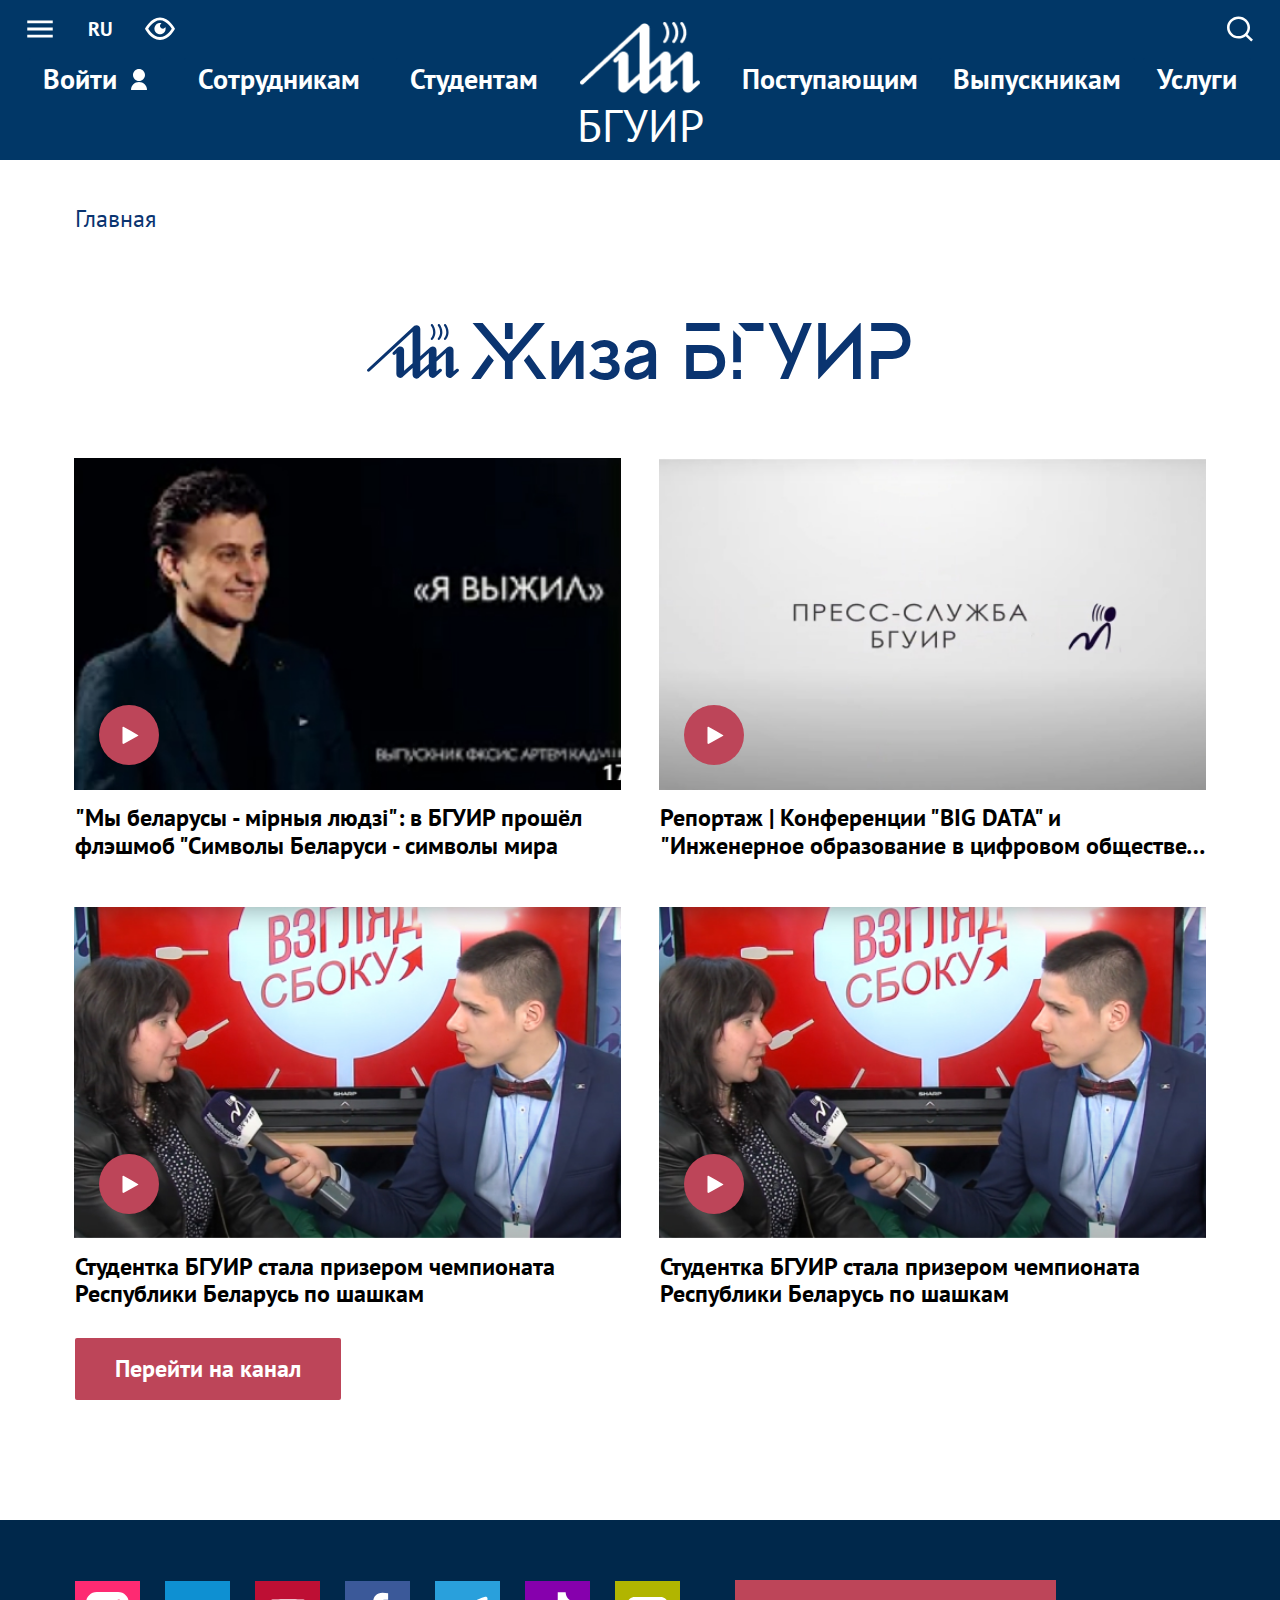
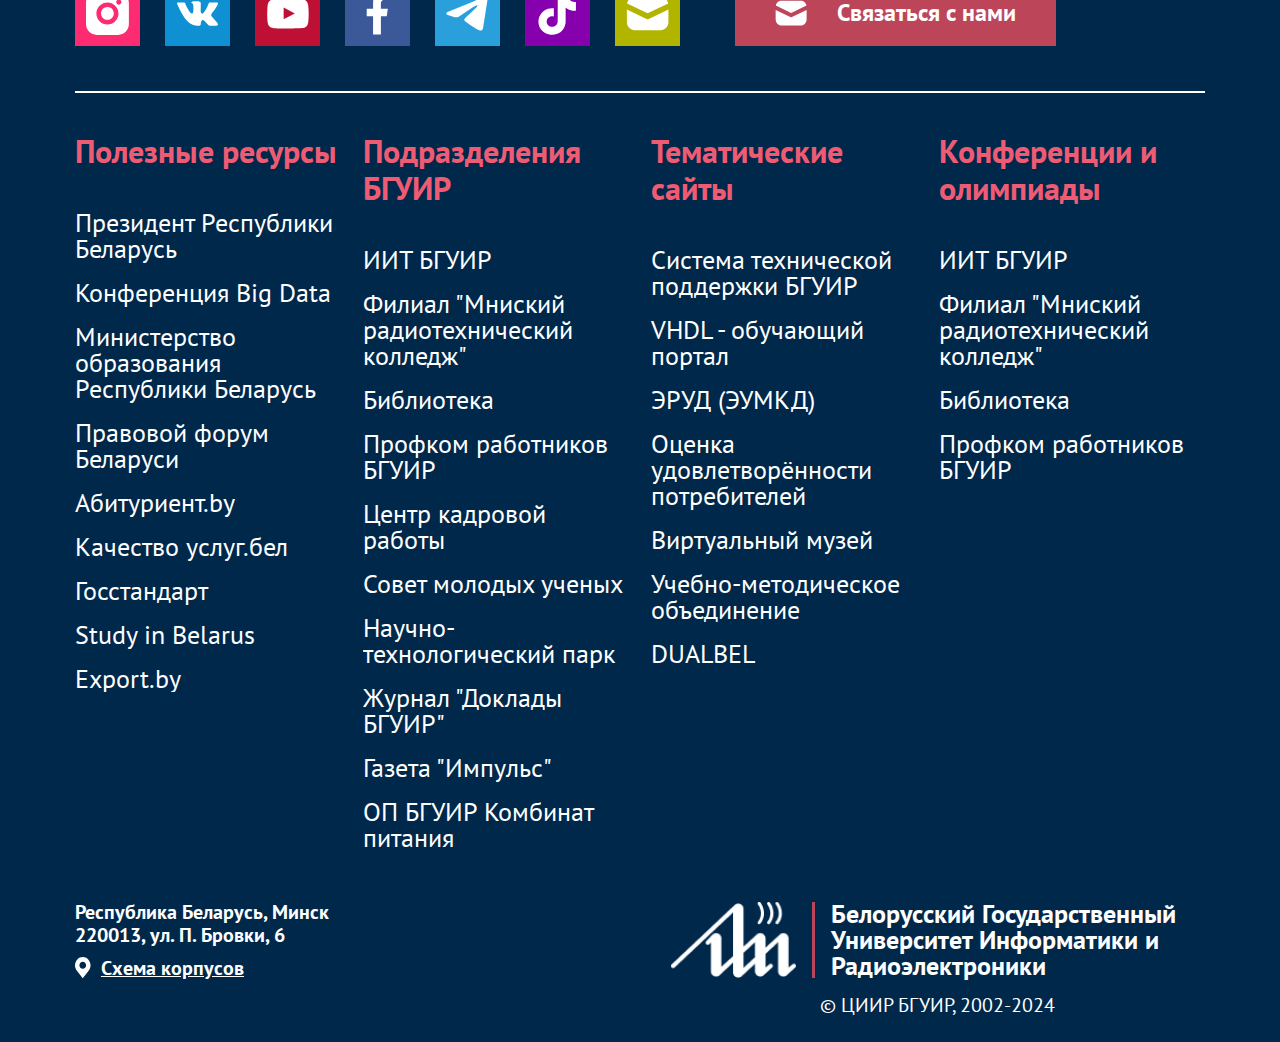
<file: video.html>
<!DOCTYPE html>
<html>

<head>
    <meta charset="UTF-8">
    <meta name="viewport" content="width=device-width, initial-scale=1.0">
    <title>Видео</title>
    <link rel="stylesheet" href="./css/reset.css">
    <link rel="stylesheet" href="./css/default.css">
    <link rel="stylesheet" href="./css/style.css">
    <link rel="stylesheet" href="./css/styles-for-info-pages.css">
    <link rel="stylesheet" href="./css/styles-for-video-page.css">
    <!-- <link rel="stylesheet" href="./css/forVisuallyImpaired/mid-font.css"> -->
    <!-- <link rel="stylesheet" href="./css/forVisuallyImpaired/big-font.css"> -->
    <!-- <style>
        img,
        *[style*="background-image"],
        .video__player {
            filter: grayscale(1);
        }
    </style> -->
    <!-- <style>
        .itcss,
        .item__image,
        .item__video,
        .bsuirToday,
        .person__image {
            display: none !important;
        }
    </style> -->
</head>

<body>
    <header class="header" id="header">
        <div class="burger__wrapper" id="burgerWrapper" style="left:-101vw">
            <div class="container">
                <svg class="burger__closeButton" id="burgerClose">
                    <use xlink:href="./img/sprite.svg#closeButton"></use>
                </svg>
                <div class="burger__top">
                    <div class="burger__socialMedia">
                        <a href="#" class="socialMedia__link link--instagram">
                            <svg>
                                <use xlink:href="./img/sprite.svg#instagram"></use>
                            </svg>
                        </a>
                        <a href="#" class="socialMedia__link link--vk">
                            <svg>
                                <use xlink:href="./img/sprite.svg#vk"></use>
                            </svg>
                        </a>
                        <a href="#" class="socialMedia__link link--youtube">
                            <svg>
                                <use xlink:href="./img/sprite.svg#youtube"></use>
                            </svg>
                        </a>
                        <a href="#" class="socialMedia__link link--facebook">
                            <svg>
                                <use xlink:href="./img/sprite.svg#facebook"></use>
                            </svg>
                        </a>
                        <a href="#" class="socialMedia__link link--telegram">
                            <svg>
                                <use xlink:href="./img/sprite.svg#telegram"></use>
                            </svg>
                        </a>
                        <a href="#" class="socialMedia__link link--tiktok">
                            <svg>
                                <use xlink:href="./img/sprite.svg#tiktok"></use>
                            </svg>
                        </a>
                        <a href="#" class="socialMedia__link link--webmail">
                            <svg>
                                <use xlink:href="./img/sprite.svg#webmail"></use>
                            </svg>
                        </a>
                    </div>
                    <span class="burger__studyingWeek">1 учебная неделя</span>
                </div>
                <div class="burger__burgerMenu burgerMenu--PC" id="burgerMenuPC">
                    <ul class="burgerMenu__list list--levelOne">
                        <li class="burgerMenu__item item--levelOne">Университет</li>
                        <li class="burgerMenu__item item--levelOne">Образование</li>
                        <li class="burgerMenu__item item--levelOne">Наука</li>
                        <li class="burgerMenu__item item--levelOne">Молодёжная политика</li>
                        <li class="burgerMenu__item item--levelOne">Международное сотрудничество</li>
                        <li class="burgerMenu__item item--levelOne">Контакты</li>
                    </ul>
                    <ul class="burgerMenu__list list--levelTwo d-none">
                        <li class="burgerMenu__item item--levelTwo"><a href="#">Структура</a></li>
                        <li class="burgerMenu__item item--levelTwo"><a href="#">Ректорат</a></li>
                        <li class="burgerMenu__item item--levelTwo"><a href="#">Общая информация</a></li>
                        <li class="burgerMenu__item item--levelThree"><a href="./rectorate.html">Ректорат</a></li>
                        <li class="burgerMenu__item item--levelThree"><a href="#">История</a></li>
                        <li class="burgerMenu__item item--levelThree"><a href="#">БГУИР сегодня</a></li>
                        <li class="burgerMenu__item item--levelThree"><a href="#">Виртуальная экскурсия</a></li>
                        <li class="burgerMenu__item item--levelThree"><a href="#">Символика</a></li>
                        <li class="burgerMenu__item item--levelThree"><a href="#">Сертификаты</a></li>
                        <li class="burgerMenu__item item--levelThree"><a href="#">Нравственный кодекс БГУИР</a></li>
                        <li class="burgerMenu__item item--levelThree"><a href="#">Доска почета</a></li>
                        <li class="burgerMenu__item item--levelTwo"><a href="#">БГУИР в рейтингах</a></li>
                        <li class="burgerMenu__item item--levelTwo"><a href="#">Факультеты (общая)</a></li>
                        <li class="burgerMenu__item item--levelTwo"><a href="#">СМК</a></li>
                        <li class="burgerMenu__item item--levelTwo"><a href="#">Документы</a></li>
                        <li class="burgerMenu__item item--levelThree"><a href="#">Приказы</a></li>
                        <li class="burgerMenu__item item--levelThree"><a href="#">Страница юриста</a></li>
                        <li class="burgerMenu__item item--levelThree"><a href="#">Нормативно-правовое обеспечение учебного процесса</a></li>
                        <li class="burgerMenu__item item--levelThree"><a href="#">Противодействие коррупции</a></li>
                        <li class="burgerMenu__item item--levelTwo"><a href="#">Пресс-служба</a></li>
                        <li class="burgerMenu__item item--levelThree"><a href="#">Молодёжное ТВ</a></li>
                        <li class="burgerMenu__item item--levelThree"><a href="#">Газета "Импульс"</a></li>
                        <li class="burgerMenu__item item--levelThree"><a href="#">СМИ о БГУИР</a></li>
                        <li class="burgerMenu__item item--levelTwo"><a href="#">Учебно-методическое объединение</a></li>
                        <li class="burgerMenu__item item--levelTwo"><a href="#">Общественные организации</a></li>
                        <li class="burgerMenu__item item--levelTwo"><a href="#">Фотогалерея</a></li>
                    </ul>
                    <ul class="burgerMenu__list list--levelTwo d-none">
                        <li class="burgerMenu__item item--levelTwo"><a href="#">Довузовская подготовка</a></li>
                        <li class="burgerMenu__item item--levelTwo"><a href="#">Специальности</a></li>
                        <li class="burgerMenu__item item--levelTwo"><a href="#">Высшее 1 ступень</a></li>
                        <li class="burgerMenu__item item--levelThree"><a href="#">ФКП</a></li>
                        <li class="burgerMenu__item item--levelThree"><a href="#">ФИТУ</a></li>
                        <li class="burgerMenu__item item--levelThree"><a href="#">ФРЭ</a></li>
                        <li class="burgerMenu__item item--levelThree"><a href="#">ФКСиС</a></li>
                        <li class="burgerMenu__item item--levelThree"><a href="#">ФИБ</a></li>
                        <li class="burgerMenu__item item--levelThree"><a href="#">ИЭФ</a></li>
                        <li class="burgerMenu__item item--levelThree"><a href="#">ФДП и ПО</a></li>
                        <li class="burgerMenu__item item--levelThree"><a href="#">Военный факультет</a></li>
                        <li class="burgerMenu__item item--levelThree"><a href="#">Кафедры</a></li>
                        <li class="burgerMenu__item item--levelThree"><a href="#">Расписание</a></li>
                        <li class="burgerMenu__item item--levelThree"><a href="#">Оплата обучения</a></li>
                        <li class="burgerMenu__item item--levelThree"><a href="#">Стипендии</a></li>
                        <li class="burgerMenu__item item--levelThree"><a href="#">Практика</a></li>
                        <li class="burgerMenu__item item--levelThree"><a href="#">восстановление</a></li>
                        <li class="burgerMenu__item item--levelTwo"><a href="#">Распределение</a></li>
                        <li class="burgerMenu__item item--levelTwo"><a href="#">Магистратура 2 ступень</a></li>
                        <li class="burgerMenu__item item--levelTwo"><a href="#">Асирантура и докторантура</a></li>
                        <li class="burgerMenu__item item--levelTwo"><a href="#">Дополнительное ИИТ</a></li>
                        <li class="burgerMenu__item item--levelTwo"><a href="#">ЦРДО</a></li>
                        <li class="burgerMenu__item item--levelTwo"><a href="#">Сертифицированные курсы</a></li>
                        <li class="burgerMenu__item item--levelTwo"><a href="#">Заказчикам кадров</a></li>
                        <li class="burgerMenu__item item--levelTwo"><a href="#">Довузовская подготовка</a></li>
                        <li class="burgerMenu__item item--levelTwo"><a href="#">Специальности</a></li>
                        <li class="burgerMenu__item item--levelTwo"><a href="#">Высшее 1 ступень</a></li>
                        <li class="burgerMenu__item item--levelThree"><a href="#">ФКП</a></li>
                        <li class="burgerMenu__item item--levelThree"><a href="#">ФИТУ</a></li>
                        <li class="burgerMenu__item item--levelThree"><a href="#">ФРЭ</a></li>
                        <li class="burgerMenu__item item--levelThree"><a href="#">ФКСиС</a></li>
                        <li class="burgerMenu__item item--levelThree"><a href="#">ФИБ</a></li>
                        <li class="burgerMenu__item item--levelThree"><a href="#">ИЭФ</a></li>
                        <li class="burgerMenu__item item--levelThree"><a href="#">ФДП и ПО</a></li>
                        <li class="burgerMenu__item item--levelThree"><a href="#">Военный факультет</a></li>
                        <li class="burgerMenu__item item--levelThree"><a href="#">Кафедры</a></li>
                        <li class="burgerMenu__item item--levelThree"><a href="#">Расписание</a></li>
                        <li class="burgerMenu__item item--levelThree"><a href="#">Оплата обучения</a></li>
                        <li class="burgerMenu__item item--levelThree"><a href="#">Стипендии</a></li>
                        <li class="burgerMenu__item item--levelThree"><a href="#">Практика</a></li>
                        <li class="burgerMenu__item item--levelThree"><a href="#">восстановление</a></li>
                        <li class="burgerMenu__item item--levelTwo"><a href="#">Распределение</a></li>
                        <li class="burgerMenu__item item--levelTwo"><a href="#">Магистратура 2 ступень</a></li>
                        <li class="burgerMenu__item item--levelTwo"><a href="#">Асирантура и докторантура</a></li>
                        <li class="burgerMenu__item item--levelTwo"><a href="#">Дополнительное ИИТ</a></li>
                        <li class="burgerMenu__item item--levelTwo"><a href="#">ЦРДО</a></li>
                        <li class="burgerMenu__item item--levelTwo"><a href="#">Сертифицированные курсы</a></li>
                        <li class="burgerMenu__item item--levelTwo"><a href="#">Заказчикам кадров</a></li>
                    </ul>
                    <ul class="burgerMenu__list list--levelTwo d-none">
                        <li class="burgerMenu__item item--levelTwo"><a href="#">НИЧ</a></li>
                        <li class="burgerMenu__item item--levelTwo"><a href="#">Администрация</a></li>
                        <li class="burgerMenu__item item--levelTwo"><a href="#">Лаборатории и центры</a></li>
                        <li class="burgerMenu__item item--levelTwo"><a href="#">Сектор студенческой науки</a></li>
                        <li class="burgerMenu__item item--levelTwo"><a href="#">Совет молодых ученых</a></li>
                        <li class="burgerMenu__item item--levelTwo"><a href="#">Асирантура и докторантура</a></li>
                        <li class="burgerMenu__item item--levelTwo"><a href="#">Совет по защите диссертаций</a></li>
                        <li class="burgerMenu__item item--levelTwo"><a href="#">Научно-методический совет</a></li>
                        <li class="burgerMenu__item item--levelTwo"><a href="#">Научные мероприятия</a></li>
                        <li class="burgerMenu__item item--levelTwo"><a href="#">Доклады БГУИР</a></li>
                        <li class="burgerMenu__item item--levelTwo"><a href="#">Научно-технологический парк</a></li>
                        <li class="burgerMenu__item item--levelTwo"><a href="#">Совет университета</a></li>
                        <li class="burgerMenu__item item--levelTwo"><a href="#">Научные школы</a></li>
                    </ul>
                    <ul class="burgerMenu__list list--levelTwo d-none">
                        <li class="burgerMenu__item item--levelTwo"><a href="#">Контакты центра</a></li>
                        <li class="burgerMenu__item item--levelTwo"><a href="#">иностранным гражданам</a></li>
                        <li class="burgerMenu__item item--levelTwo"><a href="#">Программы мобильности</a></li>
                        <li class="burgerMenu__item item--levelTwo"><a href="#">Межвузовское сотрудничество</a></li>
                        <li class="burgerMenu__item item--levelTwo"><a href="#">Свалка баннеров</a></li>
                    </ul>
                    <ul class="burgerMenu__list list--levelTwo d-none">
                        <li class="burgerMenu__item item--levelTwo"><a href="#">Структура управления</a></li>
                        <li class="burgerMenu__item item--levelTwo"><a href="#">События года</a></li>
                        <li class="burgerMenu__item item--levelTwo"><a href="#">Документация</a></li>
                        <li class="burgerMenu__item item--levelTwo"><a href="#">Студенческая жизнь</a></li>
                        <li class="burgerMenu__item item--levelTwo"><a href="#">Патриотическое воспитание</a></li>
                        <li class="burgerMenu__item item--levelTwo"><a href="#">Сохраняя память о прошлом — строим будущее</a></li>
                        <li class="burgerMenu__item item--levelTwo"><a href="#">Цели устойчивого развития</a></li>
                    </ul>
                    <ul class="burgerMenu__list list--levelTwo d-none">
                        <li class="burgerMenu__item item--levelTwo"><a href="#">Приём граждан</a></li>
                        <li class="burgerMenu__item item--levelTwo"><a href="#">Пресс-служба</a></li>
                        <li class="burgerMenu__item item--levelTwo"><a href="#">Приёмная комиссия</a></li>
                        <li class="burgerMenu__item item--levelTwo"><a href="#">Подраделения НИЧ</a></li>
                        <li class="burgerMenu__item item--levelTwo"><a href="#">Центр продвижения образовательных услуг</a></li>
                        <li class="burgerMenu__item item--levelTwo"><a href="#">Телефонный справочник</a></li>
                        <li class="burgerMenu__item item--levelTwo"><a href="#">Электронное обращение</a></li>
                        <li class="burgerMenu__item item--levelTwo"><a href="#">Одно окно</a></li>
                        <li class="burgerMenu__item item--levelTwo"><a href="#">Обратная связь</a></li>
                    </ul>
                </div>
                <div class="burger__burgerMenu burgerMenu--Mobile" id="burgerMenuMobile">
                    <div class="header__targetMenu targetMenu--left">
                        <div class="targetMenu__item">
                            <span>Войти<svg class="svg--login">
                                    <use xlink:href="./img/sprite.svg#login"></use>
                                </svg><svg class="svg--arrowDown">
                                    <use xlink:href="./img/sprite.svg#arrowDown"></use>
                                </svg>
                            </span>
                            <ul>
                                <li><a href="#">Личный кабинет сотрудника</a></li>
                                <li><a href="#">Личный кабинет студента</a></li>
                                <li><a href="#">Система электронного обучения</a></li>
                                <li><a href="#">Почта</a></li>
                                <li><a href="#">Личный кабинет абитуриента (во время приемной компании)</a></li>
                            </ul>
                        </div>
                        <div class="targetMenu__item">
                            <span>Сотрудникам<svg class="svg--arrowDown">
                                    <use xlink:href="./img/sprite.svg#arrowDown"></use>
                                </svg></span>
                            <ul>
                                <li><span>ПРЕПОДАВАТЕЛЬСКАЯ ДЕЯТЕЛЬНОСТЬ</span></li>
                                <li><a href="#">Расписание</a></li>
                                <li><a href="#">Документы УМУ</a></li>
                                <li><a href="#">Кафедры</a></li>
                                <li><a href="#">Факультеты</a></li>
                                <li><span>СОЦИАЛЬНЫЕ ВОПРОСЫ</span></li>
                                <li><a href="#">Профком</a></li>
                                <li><a href="#">Коллективный договор</a></li>
                                <li><a href="#">Летний отдых</a></li>
                                <li><a href="#">Спорт</a></li>
                                <li><span>НАУЧНАЯ ДЕЯТЕЛЬНОСТЬ</span></li>
                                <li><a href="#">Асирантура и докторантура</a></li>
                                <li><a href="#">Советы по защите диссертации</a></li>
                                <li><a href="#">Научные мероприятия</a></li>
                                <li><a href="#">Доклады БГУИР</a></li>
                                <li><a href="#">Библиотека</a></li>
                                <li><a href="#">Репозиторий</a></li>
                                <li><span>АДМИНИСТРАТИВНАЯ ДЕЯТЕЛЬНОСТЬ</span></li>
                                <li><a href="#">Образцы документов центра кадровой работы</a></li>
                                <li><a href="#">Конкурс на замещение должностей</a></li>
                                <li><a href="#">Повышение квалификации</a></li>
                                <li><span>ИНФОРМАЦИЯ</span></li>
                                <li><a href="#">СМК</a></li>
                                <li><a href="#">Делопроизводство БГУИР</a></li>
                                <li><a href="#">Приказы</a></li>
                                <li><a href="#">Программы мобильности</a></li>
                                <li><a href="#">Одно окно</a></li>
                                <li><a href="#">Система единой технической поддержки</a></li>
                                <li><a href="#">Политика безопасности в отношении персональных данных БГУИР</a></li>
                                <li><a href="#">Правила педагогических работников</a></li>
                                <li><a href="#">Телефонный справочник</a></li>
                            </ul>
                        </div>
                        <div class="targetMenu__item">
                            <span>Студентам<svg class="svg--arrowDown">
                                    <use xlink:href="./img/sprite.svg#arrowDown"></use>
                                </svg></span>
                            <ul>
                                <li><span>УЧЕБА</span></li>
                                <li><a href="#">Расписание</a></li>
                                <li><a href="#">Кафедры</a></li>
                                <li><a href="#">Факультеты</a></li>
                                <li><a href="#">Библиотека</a></li>
                                <li><a href="#">ЭРУД</a></li>
                                <li><a href="#">Репозиторий</a></li>
                                <li><a href="#">Стипендия</a></li>
                                <li><a href="#">Оплата обучения</a></li>
                                <li><a href="#">Информация для восстановления</a></li>
                                <li><a href="#">Стажировка</a></li>
                                <li><a href="#">Практика</a></li>
                                <li><a href="#">Центр языковой подготовки</a></li>
                                <li><span>СТУДЕНЧЕСКОЕ СОУПРАВЛЕНИЕ</span></li>
                                <li><a href="#">Студенческий совет БГУИР</a></li>
                                <li><a href="#">Студенческие советы иностранных граждан</a></li>
                                <li><a href="#">БРСМ БГУИР</a></li>
                                <li><a href="#">Студенческий профком</a></li>
                                <li><a href="#">Волонтерский центр</a></li>
                                <li><span>СТУДЕНЧЕСКИЕ ВОЗМОЖНОСТИ</span></li>
                                <li><a href="#">Летний отдых</a></li>
                                <li><a href="#">Студотряды</a></li>
                                <li><a href="#">Молодежные объединения</a></li>
                                <li><a href="#">Спорт</a></li>
                                <li><a href="#">Культурный центр</a></li>
                                <li><a href="#">Сектор студенческой науки</a></li>
                                <li><span>СОЦИАЛЬНЫЕ ВОПРОСЫ</span></li>
                                <li><a href="#">Социальная поддержка</a></li>
                                <li><a href="#">Студгородок</a></li>
                                <li><a href="#">СППС</a></li>
                                <li><span>ДОКУМЕНТЫ</span></li>
                                <li><a href="#">Шаблоны заявлений</a></li>
                                <li><a href="#">Приказы</a></li>
                                <li><a href="#">Выдача архивных справок</a></li>
                                <li><a href="#">Заказ студенческих справок</a></li>
                                <li><a href="#">Правила внутреннего распорядка обучающихся</a></li>
                                <li><span>ИНФОРМАЦИЯ</span></li>
                                <li><a href="#">Заявка в техподдержку</a></li>
                                <li><a href="#">Система единой технической поддержки</a></li>
                                <li><a href="#">Телефонный справочник</a></li>
                            </ul>
                        </div>
                    </div>
                    <div class="header__targetMenu targetMenu--right">
                        <div class="targetMenu__item">
                            <span>Поступающим<svg class="svg--arrowDown">
                                    <use xlink:href="./img/sprite.svg#arrowDown"></use>
                                </svg></span>
                            <ul>
                                <li><a href="#">Для абитуриентов</a></li>
                                <li><a href="#">Довузовская подготовка</a></li>
                                <li><a href="#">Специальности</a></li>
                                <li><a href="#">Заочное обучение</a></li>
                                <li><a href="#">Дистанционное обучение</a></li>
                                <li><a href="#">Сокращенное обучение</a></li>
                                <li><a href="#">Поступление в магистратуру</a></li>
                                <li><a href="#">Второе высшее</a></li>
                                <li><a href="#">Поступление в аспирантура</a></li>
                                <li><a href="#">Повышение квалификации</a></li>
                                <li><a href="#">Иностранным гражданам</a></li>
                                <li><a href="#">Абитуриентам Казахстана и стран СНГ</a></li>
                            </ul>
                        </div>
                        <div class="targetMenu__item">
                            <span>Выпускникам<svg class="svg--arrowDown">
                                    <use xlink:href="./img/sprite.svg#arrowDown"></use>
                                </svg></span>
                            <ul>
                                <li><a href="#">Магистратура</a></li>
                                <li><a href="#">Аспирантура и докторантура</a></li>
                                <li><a href="#">Повышение квалификации</a></li>
                                <li><a href="#">Выдача архивных справок</a></li>
                            </ul>
                        </div>
                        <div class="targetMenu__item">
                            <span>Услуги<svg class="svg--arrowDown">
                                    <use xlink:href="./img/sprite.svg#arrowDown"></use>
                                </svg></span>
                            <ul>
                                <li><a href="#">Образовательные услуги</a></li>
                                <li><a href="#">Сертифицированные курсы</a></li>
                                <li><a href="#">Полиграфические услуги</a></li>
                                <li><a href="#">Спортзал, бассейн</a></li>
                                <li><a href="#">СОК "Браславские озера"</a></li>
                                <li><a href="#">Комбинат питания</a></li>
                                <li><a href="#">Договор публичной оферты на оказание услуг</a></li>
                                <li><a href="#">Центр языковой подготовки</a></li>
                                <li><a href="#">Повышение квалификации</a></li>
                            </ul>
                        </div>
                    </div>
                </div>
            </div>
        </div>
        <div class="header__wrapper">
            <div class="container">
                <div class="forVisuallyImpaired" id="forVisuallyImpaired">
                    <div class="forVisuallyImpaired__fontSize">
                        <span>Размер шрифта:</span>
                        <div class="fontSize__button fontSize__button--small" id="fontSize__button--small">А</div>
                        <div class="fontSize__button fontSize__button--medium" id="fontSize__button--medium">А</div>
                        <div class="fontSize__button fontSize__button--big" id="fontSize__button--big">А</div>
                    </div>
                    <div class="forVisuallyImpaired__colorTheme">
                        <span>Цвет сайта:</span>
                        <div class="colorTheme__button colorTheme__button--light" id="colorTheme__button--light">Ц</div>
                        <div class="colorTheme__button colorTheme__button--dark" id="colorTheme__button--dark">Ц</div>
                    </div>
                    <div class="forVisuallyImpaired__images">
                        <span>Изображения:</span>
                        <div class="images__button images__button--colored" id="images__button--colored">ЦВ</div>
                        <div class="images__button images__button--blackWhite" id="images__button--blackWhite">ЧБ</div>
                        <div class="images__button images__button--none" id="images__button--none"></div>
                    </div>
                </div>
            </div>
            <div class="container">
                <div class="header__controls controls--left">
                    <div class="controls__item item--burgerMenu" id="burgerOpen">
                        <svg>
                            <use xlink:href="./img/sprite.svg#burger"></use>
                        </svg>
                    </div>
                    <div class="controls__item item--language">
                        RU
                        <ul>
                            <li><a href="#">BEL</a></li>
                            <li><a href="#">ENG</a></li>
                            <li><a href="#">VIE</a></li>
                            <li><a href="#">UZB</a></li>
                            <li><a href="#">CHI</a></li>
                        </ul>
                    </div>
                    <div class="controls__item item--visuallyImpaired item--PC" id="visuallyImpaired_PC">
                        <svg>
                            <use xlink:href="./img/sprite.svg#visuallyImpaired"></use>
                        </svg>
                    </div>
                </div>
                <a href="./index.html" class="header__logoImage">
                    <img src="./img/logo.png" alt="Логотип БГУИР">
                </a>
                <div class="header__controls controls--right">
                    <div class="controls__item item--visuallyImpaired item--Mobile" id="visuallyImpaired_Mobile">
                        <svg>
                            <use xlink:href="./img/sprite.svg#visuallyImpaired"></use>
                        </svg>
                    </div>
                    <div class="controls__item item--search item--PC" id="item--search--PC">
                        <svg>
                            <use xlink:href="./img/sprite.svg#search"></use>
                        </svg>
                    </div>
                    <div class="searchFieldPC d-none" id="searchFieldPC">
                        <input class="searchFieldPC__input" type="text" placeholder="Поиск">
                        <div class="searchFieldPC__button">
                            <svg>
                                <use xlink:href="./img/sprite.svg#search"></use>
                            </svg>
                        </div>
                    </div>
                    <div class="controls__item item--search item--Mobile" id="item--search--Mobile">
                        <svg>
                            <use xlink:href="./img/sprite.svg#search"></use>
                        </svg>
                    </div>
                </div>
                <div class="header__targetMenu targetMenu--left">
                    <div class="targetMenu__item">
                        <span>Войти<svg class="svg--login">
                                <use xlink:href="./img/sprite.svg#login"></use>
                            </svg><svg class="svg--arrowDown">
                                <use xlink:href="./img/sprite.svg#arrowDown"></use>
                            </svg>
                        </span>
                        <ul>
                            <li><a href="#">Личный кабинет сотрудника</a></li>
                            <li><a href="#">Личный кабинет студента</a></li>
                            <li><a href="#">Система электронного обучения</a></li>
                            <li><a href="#">Почта</a></li>
                            <li><a href="#">Личный кабинет абитуриента (во время приемной компании)</a></li>
                        </ul>
                    </div>
                    <div class="targetMenu__item">
                        <span>Сотрудникам<svg class="svg--arrowDown">
                                <use xlink:href="./img/sprite.svg#arrowDown"></use>
                            </svg></span>
                        <ul>
                            <li><span>ПРЕПОДАВАТЕЛЬСКАЯ ДЕЯТЕЛЬНОСТЬ</span></li>
                            <li><a href="#">Расписание</a></li>
                            <li><a href="#">Документы УМУ</a></li>
                            <li><a href="#">Кафедры</a></li>
                            <li><a href="#">Факультеты</a></li>
                            <li><span>СОЦИАЛЬНЫЕ ВОПРОСЫ</span></li>
                            <li><a href="#">Профком</a></li>
                            <li><a href="#">Коллективный договор</a></li>
                            <li><a href="#">Летний отдых</a></li>
                            <li><a href="#">Спорт</a></li>
                            <li><span>НАУЧНАЯ ДЕЯТЕЛЬНОСТЬ</span></li>
                            <li><a href="#">Асирантура и докторантура</a></li>
                            <li><a href="#">Советы по защите диссертации</a></li>
                            <li><a href="#">Научные мероприятия</a></li>
                            <li><a href="#">Доклады БГУИР</a></li>
                            <li><a href="#">Библиотека</a></li>
                            <li><a href="#">Репозиторий</a></li>
                            <li><span>АДМИНИСТРАТИВНАЯ ДЕЯТЕЛЬНОСТЬ</span></li>
                            <li><a href="#">Образцы документов центра кадровой работы</a></li>
                            <li><a href="#">Конкурс на замещение должностей</a></li>
                            <li><a href="#">Повышение квалификации</a></li>
                            <li><span>ИНФОРМАЦИЯ</span></li>
                            <li><a href="#">СМК</a></li>
                            <li><a href="#">Делопроизводство БГУИР</a></li>
                            <li><a href="#">Приказы</a></li>
                            <li><a href="#">Программы мобильности</a></li>
                            <li><a href="#">Одно окно</a></li>
                            <li><a href="#">Система единой технической поддержки</a></li>
                            <li><a href="#">Политика безопасности в отношении персональных данных БГУИР</a></li>
                            <li><a href="#">Правила педагогических работников</a></li>
                            <li><a href="#">Телефонный справочник</a></li>
                        </ul>
                    </div>
                    <div class="targetMenu__item">
                        <span>Студентам<svg class="svg--arrowDown">
                                <use xlink:href="./img/sprite.svg#arrowDown"></use>
                            </svg></span>
                        <ul>
                            <li><span>УЧЕБА</span></li>
                            <li><a href="#">Расписание</a></li>
                            <li><a href="#">Кафедры</a></li>
                            <li><a href="#">Факультеты</a></li>
                            <li><a href="#">Библиотека</a></li>
                            <li><a href="#">ЭРУД</a></li>
                            <li><a href="#">Репозиторий</a></li>
                            <li><a href="#">Стипендия</a></li>
                            <li><a href="#">Оплата обучения</a></li>
                            <li><a href="#">Информация для восстановления</a></li>
                            <li><a href="#">Стажировка</a></li>
                            <li><a href="#">Практика</a></li>
                            <li><a href="#">Центр языковой подготовки</a></li>
                            <li><span>СТУДЕНЧЕСКОЕ СОУПРАВЛЕНИЕ</span></li>
                            <li><a href="#">Студенческий совет БГУИР</a></li>
                            <li><a href="#">Студенческие советы иностранных граждан</a></li>
                            <li><a href="#">БРСМ БГУИР</a></li>
                            <li><a href="#">Студенческий профком</a></li>
                            <li><a href="#">Волонтерский центр</a></li>
                            <li><span>СТУДЕНЧЕСКИЕ ВОЗМОЖНОСТИ</span></li>
                            <li><a href="#">Летний отдых</a></li>
                            <li><a href="#">Студотряды</a></li>
                            <li><a href="#">Молодежные объединения</a></li>
                            <li><a href="#">Спорт</a></li>
                            <li><a href="#">Культурный центр</a></li>
                            <li><a href="#">Сектор студенческой науки</a></li>
                            <li><span>СОЦИАЛЬНЫЕ ВОПРОСЫ</span></li>
                            <li><a href="#">Социальная поддержка</a></li>
                            <li><a href="#">Студгородок</a></li>
                            <li><a href="#">СППС</a></li>
                            <li><span>ДОКУМЕНТЫ</span></li>
                            <li><a href="#">Шаблоны заявлений</a></li>
                            <li><a href="#">Приказы</a></li>
                            <li><a href="#">Выдача архивных справок</a></li>
                            <li><a href="#">Заказ студенческих справок</a></li>
                            <li><a href="#">Правила внутреннего распорядка обучающихся</a></li>
                            <li><span>ИНФОРМАЦИЯ</span></li>
                            <li><a href="#">Заявка в техподдержку</a></li>
                            <li><a href="#">Система единой технической поддержки</a></li>
                            <li><a href="#">Телефонный справочник</a></li>
                        </ul>
                    </div>
                </div>
                <div class="header__targetMenu targetMenu--right">
                    <div class="targetMenu__item">
                        <span>Поступающим<svg class="svg--arrowDown">
                                <use xlink:href="./img/sprite.svg#arrowDown"></use>
                            </svg></span>
                        <ul>
                            <li><a href="#">Для абитуриентов</a></li>
                            <li><a href="#">Довузовская подготовка</a></li>
                            <li><a href="#">Специальности</a></li>
                            <li><a href="#">Заочное обучение</a></li>
                            <li><a href="#">Дистанционное обучение</a></li>
                            <li><a href="#">Сокращенное обучение</a></li>
                            <li><a href="#">Поступление в магистратуру</a></li>
                            <li><a href="#">Второе высшее</a></li>
                            <li><a href="#">Поступление в аспирантура</a></li>
                            <li><a href="#">Повышение квалификации</a></li>
                            <li><a href="#">Иностранным гражданам</a></li>
                            <li><a href="#">Абитуриентам Казахстана и стран СНГ</a></li>
                        </ul>
                    </div>
                    <div class="targetMenu__item">
                        <span>Выпускникам<svg class="svg--arrowDown">
                                <use xlink:href="./img/sprite.svg#arrowDown"></use>
                            </svg></span>
                        <ul>
                            <li><a href="#">Магистратура</a></li>
                            <li><a href="#">Аспирантура и докторантура</a></li>
                            <li><a href="#">Повышение квалификации</a></li>
                            <li><a href="#">Выдача архивных справок</a></li>
                        </ul>
                    </div>
                    <div class="targetMenu__item">
                        <span>Услуги<svg class="svg--arrowDown">
                                <use xlink:href="./img/sprite.svg#arrowDown"></use>
                            </svg></span>
                        <ul>
                            <li><a href="#">Образовательные услуги</a></li>
                            <li><a href="#">Сертифицированные курсы</a></li>
                            <li><a href="#">Полиграфические услуги</a></li>
                            <li><a href="#">Спортзал, бассейн</a></li>
                            <li><a href="#">СОК "Браславские озера"</a></li>
                            <li><a href="#">Комбинат питания</a></li>
                            <li><a href="#">Договор публичной оферты на оказание услуг</a></li>
                            <li><a href="#">Центр языковой подготовки</a></li>
                            <li><a href="#">Повышение квалификации</a></li>
                        </ul>
                    </div>
                </div>
                <div class="searchFieldMobile d-none" id="searchFieldMobile">
                    <input type="text" placeholder="Поиск" class="searchFieldMobile__input">
                    <div class="searchFieldMobile__button">
                        <svg>
                            <use xlink:href="./img/sprite.svg#search"></use>
                        </svg>
                    </div>
                </div>
            </div>
        </div>
        <div class="header__logoText">
            <a href="./index.html">БГУИР</a>
        </div>
    </header>
    <main class="main">
        <div class="container">
            <div class="breadcrumbs">
                <a class="breadcrumbs__link" href="#"><span>Главная</span></a>
            </div>
            <h1>Жиза БГУИР</h1>
            <div class="bsuirLife__content">
                <div class="content__item">
                    <div class="item__video">
                        <iframe class="video__player" src="https://www.youtube.com/embed/lV0odgAiXfw" title="YouTube video player" frameborder="0" allow="accelerometer; autoplay; clipboard-write; encrypted-media; gyroscope; picture-in-picture; web-share" referrerpolicy="strict-origin-when-cross-origin" allowfullscreen></iframe>
                        <div class="video__previewImage">
                            <img src="./img/bsuirLife/bsuirLife_1.jpg" alt="превью">
                            <div class="video__playButton">
                                <svg>
                                    <use xlink:href="./img/sprite.svg#trinagleUp"></use>
                                </svg>
                            </div>
                        </div>
                    </div>
                    <div class="item__text">"Мы беларусы - мірныя людзі": в БГУИР прошёл флэшмоб "Символы Беларуси - символы
                        мира
                    </div>
                </div>
                <div class="content__item">
                    <div class="item__video">
                        <iframe class="video__player" src="https://www.youtube.com/embed/lV0odgAiXfw" title="YouTube video player" frameborder="0" allow="accelerometer; autoplay; clipboard-write; encrypted-media; gyroscope; picture-in-picture; web-share" referrerpolicy="strict-origin-when-cross-origin" allowfullscreen></iframe>
                        <div class="video__previewImage">
                            <img src="./img/bsuirLife/bsuirLife_2.jpg" alt="превью">
                            <div class="video__playButton">
                                <svg>
                                    <use xlink:href="./img/sprite.svg#trinagleUp"></use>
                                </svg>
                            </div>
                        </div>
                    </div>
                    <div class="item__text">Репортаж | Конференции "BIG DATA" и "Инженерное образование в цифровом обществе"
                        прошли в БГУИР
                    </div>
                </div>
                <div class="content__item">
                    <div class="item__video">
                        <iframe class="video__player" src="https://www.youtube.com/embed/lV0odgAiXfw" title="YouTube video player" frameborder="0" allow="accelerometer; autoplay; clipboard-write; encrypted-media; gyroscope; picture-in-picture; web-share" referrerpolicy="strict-origin-when-cross-origin" allowfullscreen></iframe>
                        <div class="video__previewImage">
                            <img src="./img/bsuirLife/bsuirLife_3.jpg" alt="превью">
                            <div class="video__playButton">
                                <svg>
                                    <use xlink:href="./img/sprite.svg#trinagleUp"></use>
                                </svg>
                            </div>
                        </div>
                    </div>
                    <div class="item__text">Студентка БГУИР стала призером чемпионата Республики Беларусь по шашкам</div>
                </div>
                <div class="content__item">
                    <div class="item__video">
                        <iframe class="video__player" src="https://www.youtube.com/embed/lV0odgAiXfw" title="YouTube video player" frameborder="0" allow="accelerometer; autoplay; clipboard-write; encrypted-media; gyroscope; picture-in-picture; web-share" referrerpolicy="strict-origin-when-cross-origin" allowfullscreen></iframe>
                        <div class="video__previewImage">
                            <img src="./img/bsuirLife/bsuirLife_3.jpg" alt="превью">
                            <div class="video__playButton">
                                <svg>
                                    <use xlink:href="./img/sprite.svg#trinagleUp"></use>
                                </svg>
                            </div>
                        </div>
                    </div>
                    <div class="item__text">Студентка БГУИР стала призером чемпионата Республики Беларусь по шашкам</div>
                </div>
            </div>
            <div class="mt-5">
                <a class="button button--pink" href="https://www.youtube.com/@videostudiabsuir/videos">Перейти на канал</a>
            </div>
        </div>

    </main>
    <footer class="footer">
        <div class="container">
            <div class="footer__top">
                <div class="footer__socialMedia">
                    <a href="#" class="socialMedia__link link--instagram">
                        <svg>
                            <use xlink:href="./img/sprite.svg#instagram"></use>
                        </svg>
                    </a>
                    <a href="#" class="socialMedia__link link--vk">
                        <svg>
                            <use xlink:href="./img/sprite.svg#vk"></use>
                        </svg>
                    </a>
                    <a href="#" class="socialMedia__link link--youtube">
                        <svg>
                            <use xlink:href="./img/sprite.svg#youtube"></use>
                        </svg>
                    </a>
                    <a href="#" class="socialMedia__link link--facebook">
                        <svg>
                            <use xlink:href="./img/sprite.svg#facebook"></use>
                        </svg>
                    </a>
                    <a href="#" class="socialMedia__link link--telegram">
                        <svg>
                            <use xlink:href="./img/sprite.svg#telegram"></use>
                        </svg>
                    </a>
                    <a href="#" class="socialMedia__link link--tiktok">
                        <svg>
                            <use xlink:href="./img/sprite.svg#tiktok"></use>
                        </svg>
                    </a>
                    <a href="#" class="socialMedia__link link--webmail">
                        <svg>
                            <use xlink:href="./img/sprite.svg#webmail"></use>
                        </svg>
                    </a>
                </div>
                <a href="#" class="footer__contactUs">
                    <svg>
                        <use xlink:href="./img/sprite.svg#webmail"></use>
                    </svg>
                    <span>Связаться с нами</span>
                </a>
            </div>
            <div class="footer__menu" id="footerMenu">
                <ul class="menu__list list--levelOne">
                    <li class="menu__item item--levelOne">Полезные ресурсы<svg class="svg--arrowDown">
                            <use xlink:href="./img/sprite.svg#arrowDown"></use>
                        </svg>
                    </li>
                    <ul class="menu__list list--levelTwo">
                        <li class="menu__item item--levelTwo"><a href="#">Президент Республики Беларусь</a></li>
                        <li class="menu__item item--levelTwo"><a href="#">Конференция Big Data</a></li>
                        <li class="menu__item item--levelTwo"><a href="#">Министерство образования Республики Беларусь</a></li>
                        <li class="menu__item item--levelTwo"><a href="#">Правовой форум Беларуси</a></li>
                        <li class="menu__item item--levelTwo"><a href="#">Абитуриент.by</a></li>
                        <li class="menu__item item--levelTwo"><a href="#">Качество услуг.бел</a></li>
                        <li class="menu__item item--levelTwo"><a href="#">Госстандарт</a></li>
                        <li class="menu__item item--levelTwo"><a href="#">Study in Belarus</a></li>
                        <li class="menu__item item--levelTwo"><a href="#">Export.by</a></li>
                    </ul>
                </ul>
                <ul class="menu__list list--levelOne">
                    <li class="menu__item item--levelOne">Подразделения БГУИР<svg class="svg--arrowDown">
                            <use xlink:href="./img/sprite.svg#arrowDown"></use>
                        </svg>
                    </li>
                    <ul class="menu__list list--levelTwo">
                        <li class="menu__item item--levelTwo"><a href="#">ИИТ БГУИР</a></li>
                        <li class="menu__item item--levelTwo"><a href="#">Филиал "Мниский радиотехнический колледж"</a></li>
                        <li class="menu__item item--levelTwo"><a href="#">Библиотека</a></li>
                        <li class="menu__item item--levelTwo"><a href="#">Профком работников БГУИР</a></li>
                        <li class="menu__item item--levelTwo"><a href="#">Центр кадровой работы</a></li>
                        <li class="menu__item item--levelTwo"><a href="#">Совет молодых ученых</a></li>
                        <li class="menu__item item--levelTwo"><a href="#">Научно-технологический парк</a></li>
                        <li class="menu__item item--levelTwo"><a href="#">Журнал "Доклады БГУИР"</a></li>
                        <li class="menu__item item--levelTwo"><a href="#">Газета "Импульс"</a></li>
                        <li class="menu__item item--levelTwo"><a href="#">ОП БГУИР Комбинат питания</a></li>
                    </ul>
                </ul>
                <ul class="menu__list list--levelOne">
                    <li class="menu__item item--levelOne">Тематические сайты<svg class="svg--arrowDown">
                            <use xlink:href="./img/sprite.svg#arrowDown"></use>
                        </svg>
                    </li>
                    <ul class="menu__list list--levelTwo">
                        <li class="menu__item item--levelTwo"><a href="#">Система технической поддержки БГУИР</a></li>
                        <li class="menu__item item--levelTwo"><a href="#">VHDL - обучающий портал</a></li>
                        <li class="menu__item item--levelTwo"><a href="#">ЭРУД (ЭУМКД)</a></li>
                        <li class="menu__item item--levelTwo"><a href="#">Оценка удовлетворённости потребителей</a></li>
                        <li class="menu__item item--levelTwo"><a href="#">Виртуальный музей</a></li>
                        <li class="menu__item item--levelTwo"><a href="#">Учебно-методическое объединение</a></li>
                        <li class="menu__item item--levelTwo"><a href="#">DUALBEL</a></li>
                    </ul>
                </ul>
                <ul class="menu__list list--levelOne">
                    <li class="menu__item item--levelOne">Конференции и олимпиады<svg class="svg--arrowDown">
                            <use xlink:href="./img/sprite.svg#arrowDown"></use>
                        </svg>
                    </li>
                    <ul class="menu__list list--levelTwo">
                        <li class="menu__item item--levelTwo"><a href="#">ИИТ БГУИР</a></li>
                        <li class="menu__item item--levelTwo"><a href="#">Филиал "Мниский радиотехнический колледж"</a></li>
                        <li class="menu__item item--levelTwo"><a href="#">Библиотека</a></li>
                        <li class="menu__item item--levelTwo"><a href="#">Профком работников БГУИР</a></li>
                    </ul>
                </ul>
            </div>
            <div class="footer__bottom">
                <div class="footer__addressAndBuildings">
                    <div class="footer__address">Республика Беларусь, Минск<br>220013, ул. П. Бровки, 6</div>
                    <a href="#" class="footer__buildings">
                        <svg fill="#FFFFFF">
                            <use xlink:href="./img/sprite.svg#mapPin"></use>
                        </svg>
                        <span>Схема корпусов</span>
                    </a>
                </div>
                <div class="footer__logo">
                    <div class="footer__logoImage">
                        <img src="./img/logo.png" alt="Логотип БГУИР">
                    </div>
                    <div class="footer__logoText">Белорусский Государственный<br>Университет Информатики и<br>Радиоэлектроники
                    </div>
                </div>
            </div>
            <div class="footer__copyright">© ЦИИР БГУИР, 2002-2024</div>
        </div>
    </footer>
    <div id="scrollTopButton" class="scrollTopButton" style="opacity: 0; visibility: hidden;">
        <svg>
            <use xlink:href="./img/sprite.svg#trinagleUp"></use>
        </svg>
    </div>
    <script src="./js/burger.js"></script>
    <script src="./js/visuallyImpaired.js"></script>
    <script src="./js/searchFieldPC.js"></script>
    <script src="./js/searchFieldMobile.js"></script>
    <script src="./js/targetMenu.js"></script>
    <script src="./js/videoPlayer.js"></script>
    <script src="./js/footer.js"></script>
    <script src="./js/scrollTopButton.js"></script>
</body>

</html>
</file>
<file: css/default.css>
:root {
    --spacer: 1rem;
    --multiply-index: 0.25;
    --bright-red: #f00;
    /*error message*/
    --dark-red: #842029;
    /*error background*/
    --light-red: #f8d7da;
    --form-input-text: #495057;
    --white: #fff;
    --form-border: #ced4da;
    --form-input-focus: #7490b8;
    --button-focus: rgba(0, 123, 255, .25);
    --background-button: #354a7b;
    --background-button-hover: #3858a1;
    --border-button-hover: #1d47a6;
    --background-button-secondary: #6c757d;
    --background-button-secondary-hover: #5a6268;
    --border-button-secondary-hover: #545b62;
    --background-button-delete-hover: rgba(132, 32, 41, 0.89);
    --border-button-delete-hover: #981c26;
    --shadow: rgba(108, 117, 125, .5);
}

.ft {
    color: var(--bright-red);
}

/*флекс для использования в контентной части*/
.d-inline-flex {
    display: inline-flex !important;
}

.d-flex {
    display: flex !important;
}

.d-none {
    display: none !important;
}

.gap-0 {
    gap: 0 !important;
}

.gap-1 {
    gap: calc(var(--multiply-index) * 1 * var(--spacer)) !important;
}

.gap-2 {
    gap: calc(var(--multiply-index) * 2 * var(--spacer)) !important;
}

.gap-3 {
    gap: calc(var(--multiply-index) * 3 * var(--spacer)) !important;
}

.gap-4 {
    gap: calc(var(--multiply-index) * 4 * var(--spacer)) !important;
}

.gap-5 {
    gap: calc(var(--multiply-index) * 5 * var(--spacer)) !important;
}

.gap-6 {
    gap: calc(var(--multiply-index) * 6 * var(--spacer)) !important;
}

.flex-basis-auto {
    flex-basis: auto;
}

.flex-basis-44 {
    flex-basis: 44%;
}

.flex-basis-33-sm {
    flex-basis: 33%;
}

.flex-row {
    flex-direction: row !important;
}

.flex-column {
    flex-direction: column !important;
}

.flex-row-reverse {
    flex-direction: row-reverse !important;
}

.flex-column-reverse {
    flex-direction: column-reverse !important;
}

.flex-grow {
    flex-grow: 1;
}

.flex-row-to-col {
    display: flex;
    flex-direction: row;
}

.flex-grow-0 {
    flex-grow: 0 !important;
}

.flex-grow-1 {
    flex-grow: 1 !important;
}

.flex-shrink-0 {
    flex-shrink: 0 !important;
}

.flex-shrink-1 {
    flex-shrink: 1 !important;
}

.flex-wrap {
    flex-wrap: wrap !important;
}

.flex-nowrap {
    flex-wrap: nowrap !important;
}

.flex-wrap-reverse {
    flex-wrap: wrap-reverse !important;
}

.justify-content-start {
    justify-content: flex-start !important;
}

.justify-content-end {
    justify-content: flex-end !important;
}

.justify-content-center {
    justify-content: center !important;
}

.justify-content-between {
    justify-content: space-between !important;
}

.justify-content-around {
    justify-content: space-around !important;
}

.justify-content-evenly {
    justify-content: space-evenly !important;
}

.align-items-start {
    align-items: flex-start !important;
}

.align-items-end {
    align-items: flex-end !important;
}

.align-items-center {
    align-items: center !important;
}

.align-items-baseline {
    align-items: baseline !important;
}

.align-items-stretch {
    align-items: stretch !important;
}

.align-self-start {
    align-self: flex-start !important;
}

.align-self-end {
    align-self: flex-end !important;
}

.align-self-center {
    align-self: center !important;
}

.align-self-baseline {
    align-self: baseline !important;
}

.align-self-stretch {
    align-self: stretch !important;
}

/*margin*/
.mt-auto {
    margin-top: auto !important;
}

.mr-auto {
    margin-right: auto !important;
}

.mb-auto {
    margin-bottom: auto !important;
}

.ml-auto {
    margin-left: auto !important;
}

.m-auto {
    margin: auto !important;
}

.m-0 {
    margin: 0 !important;
}

.m-1 {
    margin: calc(var(--multiply-index) * 1 * var(--spacer)) !important;
}

.m-2 {
    margin: calc(var(--multiply-index) * 2 * var(--spacer)) !important;
}

.m-3 {
    margin: calc(var(--multiply-index) * 3 * var(--spacer)) !important;
}

.m-4 {
    margin: calc(var(--multiply-index) * 4 * var(--spacer)) !important;
}

.m-5 {
    margin: calc(var(--multiply-index) * 5 * var(--spacer)) !important;
}

.ml-0 {
    margin-left: 0 !important;
}

.ml-1 {
    margin-left: calc(var(--multiply-index) * 1 * var(--spacer)) !important;
}

.ml-2 {
    margin-left: calc(var(--multiply-index) * 2 * var(--spacer)) !important;
}

.ml-3 {
    margin-left: calc(var(--multiply-index) * 3 * var(--spacer)) !important;
}

.ml-4 {
    margin-left: calc(var(--multiply-index) * 4 * var(--spacer)) !important;
}

.ml-5 {
    margin-left: calc(var(--multiply-index) * 5 * var(--spacer)) !important;
}

.mr-0 {
    margin-right: 0 !important;
}

.mr-1 {
    margin-right: calc(var(--multiply-index) * 1 * var(--spacer)) !important;
}

.mr-2 {
    margin-right: calc(var(--multiply-index) * 2 * var(--spacer)) !important;
}

.mr-3 {
    margin-right: calc(var(--multiply-index) * 3 * var(--spacer)) !important;
}

.mr-4 {
    margin-right: calc(var(--multiply-index) * 4 * var(--spacer)) !important;
}

.mr-5 {
    margin-right: calc(var(--multiply-index) * 5 * var(--spacer)) !important;
}

.mt-0 {
    margin-top: 0 !important;
}

.mt-1 {
    margin-top: calc(var(--multiply-index) * 1 * var(--spacer)) !important;
}

.mt-2 {
    margin-top: calc(var(--multiply-index) * 2 * var(--spacer)) !important;
}

.mt-3 {
    margin-top: calc(var(--multiply-index) * 3 * var(--spacer)) !important;
}

.mt-4 {
    margin-top: calc(var(--multiply-index) * 4 * var(--spacer)) !important;
}

.mt-5 {
    margin-top: calc(var(--multiply-index) * 5 * var(--spacer)) !important;
}

.mb-0 {
    margin-bottom: 0 !important;
}

.mb-1 {
    margin-bottom: calc(var(--multiply-index) * 1 * var(--spacer)) !important;
}

.mb-2 {
    margin-bottom: calc(var(--multiply-index) * 2 * var(--spacer)) !important;
}

.mb-3 {
    margin-bottom: calc(var(--multiply-index) * 3 * var(--spacer)) !important;
}

.mb-4 {
    margin-bottom: calc(var(--multiply-index) * 4 * var(--spacer)) !important;
}

.mb-5 {
    margin-bottom: calc(var(--multiply-index) * 5 * var(--spacer)) !important;
}

/*padding*/
.p-0 {
    padding: 0 !important;
}

.p-1 {
    padding: calc(var(--multiply-index) * 1 * var(--spacer)) !important;
}

.p-2 {
    padding: calc(var(--multiply-index) * 2 * var(--spacer)) !important;
}

.p-3 {
    padding: calc(var(--multiply-index) * 3 * var(--spacer)) !important;
}

.p-4 {
    padding: calc(var(--multiply-index) * 4 * var(--spacer)) !important;
}

.p-5 {
    padding: calc(var(--multiply-index) * 5 * var(--spacer)) !important;
}

.pl-0 {
    padding-left: 0 !important;
}

.pl-1 {
    padding-left: calc(var(--multiply-index) * 1 * var(--spacer)) !important;
}

.pl-2 {
    padding-left: calc(var(--multiply-index) * 2 * var(--spacer)) !important;
}

.pl-3 {
    padding-left: calc(var(--multiply-index) * 3 * var(--spacer)) !important;
}

.pl-4 {
    padding-left: calc(var(--multiply-index) * 4 * var(--spacer)) !important;
}

.pl-5 {
    padding-left: calc(var(--multiply-index) * 5 * var(--spacer)) !important;
}

.pr-0 {
    padding-right: 0 !important;
}

.pr-1 {
    padding-right: calc(var(--multiply-index) * 1 * var(--spacer)) !important;
}

.pr-2 {
    padding-right: calc(var(--multiply-index) * 2 * var(--spacer)) !important;
}

.pr-3 {
    padding-right: calc(var(--multiply-index) * 3 * var(--spacer)) !important;
}

.pr-4 {
    padding-right: calc(var(--multiply-index) * 4 * var(--spacer)) !important;
}

.pr-5 {
    padding-right: calc(var(--multiply-index) * 5 * var(--spacer)) !important;
}

.pt-0 {
    padding-top: 0 !important;
}

.pt-1 {
    padding-top: calc(var(--multiply-index) * 1 * var(--spacer)) !important;
}

.pt-2 {
    padding-top: calc(var(--multiply-index) * 2 * var(--spacer)) !important;
}

.pt-3 {
    padding-top: calc(var(--multiply-index) * 3 * var(--spacer)) !important;
}

.pt-4 {
    padding-top: calc(var(--multiply-index) * 4 * var(--spacer)) !important;
}

.pt-5 {
    padding-top: calc(var(--multiply-index) * 5 * var(--spacer)) !important;
}

.pb-0 {
    padding-bottom: 0 !important;
}

.pb-1 {
    padding-bottom: calc(var(--multiply-index) * 1 * var(--spacer)) !important;
}

.pb-2 {
    padding-bottom: calc(var(--multiply-index) * 2 * var(--spacer)) !important;
}

.pb-3 {
    padding-bottom: calc(var(--multiply-index) * 3 * var(--spacer)) !important;
}

.pb-4 {
    padding-bottom: calc(var(--multiply-index) * 4 * var(--spacer)) !important;
}

.pb-5 {
    padding-bottom: calc(var(--multiply-index) * 5 * var(--spacer)) !important;
}

/*position*/
.relative {
    position: relative;
}

/*alerts*/
.alert-danger {
    color: var(--dark-red);
    background-color: var(--light-red);
    padding: 1rem 1rem;
    margin-bottom: 1rem;
    border: 1px solid transparent;
    border-radius: 0.25rem;
}

.alert-danger:empty {
    padding: 0;
    margin-bottom: 0;
    border: none;
}

.alert-danger li {
    margin-left: 15px;
}

/*формы*/
.form-inline {
    display: -webkit-box;
    display: -ms-flexbox;
    display: flex;
    -webkit-box-orient: horizontal;
    -webkit-box-direction: normal;
    -ms-flex-flow: row wrap;
    flex-flow: row wrap;
    -webkit-box-align: center;
    -ms-flex-align: center;
    align-items: center;
}

.form-group {
    margin-bottom: 1rem;
    display: flex;
    align-items: center;
    position: relative;
}

.form-inline .form-group {
    display: -webkit-box;
    display: -ms-flexbox;
    display: flex;
    -webkit-box-flex: 0;
    -ms-flex: 0 0 auto;
    flex: 0 0 auto;
    -webkit-box-orient: horizontal;
    -webkit-box-direction: normal;
    -ms-flex-flow: row wrap;
    flex-flow: row wrap;
    -webkit-box-align: center;
    -ms-flex-align: center;
    align-items: center;
    margin-bottom: 0;
}

.label-form {
    display: inline-block;
    flex-basis: 34%;
    text-align: right;
    margin-right: 1.5rem;
}

.password-label {
    flex-basis: 1.5rem;
    position: absolute;
    right: -1.7rem;
    height: 1.3rem;
}

.password-checkbox {
    display: none;
}

.password-checkbox~span {
    background-image: url("../css/img/view.svg");
    background-repeat: no-repeat;
    display: block;
    width: 2rem;
    height: 100%;
}

.password-checkbox:checked~span {
    background-image: url("../css/img/no-view.svg");
    background-repeat: no-repeat;
}

.form-control {
    display: block;
    width: 100%;
    padding: .2rem .65rem;
    font-size: 1rem;
    line-height: 1.5;
    color: var(--form-input-text);
    background-color: var(--white);
    background-clip: padding-box;
    border: 1px solid var(--form-border);
    border-radius: .25rem;
    transition: border-color .15s ease-in-out, box-shadow .15s ease-in-out;
}

.form-control:focus-visible,
.form-control:focus {
    outline: var(--form-input-focus) auto 1px;
}

.form-control::placeholder {
    color: #6c757d;
    opacity: 1;
}

.data-container {
    width: 100%;
    display: flex;
    gap: 0.4rem;
}

.link-container {
    display: flex;
    align-items: center;
    gap: 0.5rem;
}

.form-text {
    display: block;
    margin-top: .25rem;
}

.label-checkbox {
    flex-basis: 24.5%;
}

.input-file {
    font-size: 1rem;
}

.btn {
    display: inline-block;
    font-weight: 400;
    text-align: center;
    white-space: nowrap;
    vertical-align: middle;
    user-select: none;
    border: 1px solid transparent;
    padding: .2rem .75rem;
    font-size: 1rem;
    line-height: 1.5;
    border-radius: .25rem;
    transition: color .15s ease-in-out, background-color .15s ease-in-out, border-color .15s ease-in-out, box-shadow .15s ease-in-out;
}

[type="button"]::-moz-focus-inner,
[type="reset"]::-moz-focus-inner,
[type="submit"]::-moz-focus-inner,
button::-moz-focus-inner {
    padding: 0;
    border-style: none;
}

.btn:not(:disabled):not(.disabled) {
    cursor: pointer;
}

.btn.focus,
.btn:focus {
    outline: 0;
    box-shadow: 0 0 0 .2rem var(--button-focus);
}

.btn-primary {
    color: #fff;
    background-color: var(--background-button);
    border-color: var(--background-button);
}

.btn-primary:hover {
    color: #fff;
    background-color: var(--background-button-hover);
    border-color: var(--border-button-hover) #0062cc;
}

.btn-primary.focus,
.btn-primary:focus {
    box-shadow: 0 0 0 .2rem rgba(0, 123, 255, .5);
}

.btn-primary.disabled,
.btn-primary:disabled {
    color: var(--white);
    background-color: var(--background-button);
    border-color: var(--background-button);
}

.btn.disabled,
.btn:disabled {
    opacity: .65;
}

.btn:not(:disabled):not(.disabled) {
    cursor: pointer;
}

.btn-secondary {
    color: var(--white);
    background-color: var(--background-button-secondary);
    border-color: var(--background-button-secondary);
}

.btn-secondary.focus,
.btn-secondary:focus {
    box-shadow: 0 0 0 .2rem var(--shadow);
}

.btn-secondary:hover {
    color: var(--white);
    background-color: var(--background-button-secondary-hover);
    border-color: var(--border-button-secondary-hover);
}

.btn-delete {
    color: var(--white);
    background-color: var(--dark-red);
    border-color: var(--dark-red);
}


.btn-delete.focus,
.btn-delete:focus {
    box-shadow: 0 0 0 .2rem var(--shadow);
}

.btn-delete:hover {
    background-color: var(--background-button-delete-hover);
    border-color: var(--border-button-delete-hover);
}

/*подсказка*/
.tooltip {
    position: relative;
}

.tooltip::after {
    content: '';
    background-image: url("../css/img/info.svg");
    background-repeat: no-repeat;
    background-size: contain;
    width: 14px;
    height: 14px;
    position: absolute;
    top: -10px;
}

.tooltip-info {
    position: absolute;
    background: var(--border-button-secondary-hover);
    color: var(--white);
    padding: 0.3rem 0.5rem;
    display: none;
    right: 0;
    border-radius: 0.2rem;
    z-index: 10;
}

.tooltip:hover .tooltip-info {
    display: flex;
}

/*for block-pages*/
/* Добавлено Тимофеем 18.04 */

* {
    box-sizing: border-box;
}

.cell-container.d-flex {
    justify-content: space-between;
    flex-wrap: wrap;
}

.cell-container::after {
    content: "";
    clear: both;
    display: table;
}

.media-block {
    text-align: center;
}

.media-block img {
    max-width: 100%;
    border-style: solid;
    border-color: #000;
    border-width: 0;
}

.caption,
.media-block span {
    display: block;
}

.text-left {
    text-align: left;
}

.text-center {
    text-align: center;
}

.text-right {
    text-align: right;
}

.text-justify {
    text-align: justify;
}

.align-self-start {
    align-self: flex-start !important;
}

.align-self-end {
    align-self: flex-end !important;
}

.align-self-center {
    align-self: center !important;
}

.media-left {
    float: left;
}

.media-center {
    margin: auto;
}

.media-right {
    float: right;
}

@media screen and (max-width: 767px) {
    .cell-container.d-flex {
        gap: 0.625rem;
    }
}


@media (max-width: 768px) {
    .form-group {
        flex-direction: column;
        align-items: flex-start;
    }

    .form-control {
        padding: 0.2rem 0.35rem;
    }

    .data-container,
    .link-container {
        flex-wrap: wrap;
    }

    .data-field {
        max-width: 80px;
    }

    .file-name-field {
        width: calc(100% - 40px - 0.4rem);
        /*????? ??? ?????? ???????? ?????*/
    }

    .label-form {
        flex-basis: content;
    }

    .password-label {
        top: 1.75rem;
    }

    /*flex*/
    .flex-row-to-col {
        flex-direction: column;
    }
}

@media (min-width: 768px) {
    .checkbox-container {
        flex-basis: 34%;
    }

    .checkbox-container label {
        width: 72%;
    }
}

@media (max-width: 576px) {

    /*flex*/
    .flex-basis-33-sm {
        flex-basis: 50%;
    }
}

/*pagination*/
.pagination {
    display: flex;
    font-family: "PT Sans", sans-serif, Arial;
}

.pagination * {
    font-size: 1.125rem;
    line-height: 1.5rem;
    color: var(--black);
}

.pagination>div {
    min-width: 1.75rem;
    text-align: center;
}

.pagination-prev,
.pagination-next {
    padding: 0 0.25rem;
}

.pagination a {
    text-decoration: underline;
    color: var(--darkest-seagreen);
}

.pagination a:hover {
    font-weight: 700;
}

.bold {
    font-weight: bold;
}
</file>
<file: css/style.css>
@font-face {
    font-family: 'PT-Sans';
    src: url('../fonts/PTSans/PT-Sans_Regular.woff2') format('woff2'),
        url('../fonts/PTSans/PT-Sans_Regular.woff') format('woff'),
        url('../fonts/PTSans/PT-Sans_Regular.ttf') format('truetype');
    font-weight: 400;
    font-style: normal;
}

@font-face {
    font-family: 'PT-Sans';
    src: url('../fonts/PTSans/PT-Sans_Bold.woff2') format('woff2'),
        url('../fonts/PTSans/PT-Sans_Bold.woff') format('woff'),
        url('../fonts/PTSans/PT-Sans_Bold.ttf') format('truetype');
    font-weight: 700;
    font-style: normal;
}

@font-face {
    font-family: 'PT-Sans';
    src: url('../fonts/PTSans/PT-Sans_Italic.woff2') format('woff2'),
        url('../fonts/PTSans/PT-Sans_Italic.woff') format('woff'),
        url('../fonts/PTSans/PT-Sans_Italic.ttf') format('truetype');
    font-weight: 400;
    font-style: italic;
}

@font-face {
    font-family: 'PT-Sans';
    src: url('../fonts/PTSans/PT-sans_Bold_Italic.woff2') format('woff2'),
        url('../fonts/PTSans/PT-Sans_Bold_italic.woff') format('woff'),
        url('../fonts/PTSans/PT-Sans_Bold.ttf') format('truetype');
    font-weight: 700;
    font-style: italic;
}

@font-face {
    font-family: 'MADE Evolve Sans EVO';
    src: url('../fonts/MadeEvolveSansEVO/MadeEvolveSansEVO-Thin.woff2') format('woff2'),
        url('../fonts/MadeEvolveSansEVO/MadeEvolveSansEVO-Thin.woff') format('woff'),
        url('../fonts/MadeEvolveSansEVO/MadeEvolveSansEVO-Thin.ttf') format('truetype');
    font-weight: 200;
    font-style: normal;
}

@font-face {
    font-family: 'MADE Evolve Sans EVO';
    src: url('../fonts/MadeEvolveSansEVO/MadeEvolveSansEVO-Light.woff2') format('woff2'),
        url('../fonts/MadeEvolveSansEVO/MadeEvolveSansEVO-Light.woff') format('woff'),
        url('../fonts/MadeEvolveSansEVO/MadeEvolveSansEVO-Light.ttf') format('truetype');
    font-weight: 300;
    font-style: normal;
}

@font-face {
    font-family: 'MADE Evolve Sans EVO';
    src: url('../fonts/MadeEvolveSansEVO/MadeEvolveSansEVO.woff2') format('woff2'),
        url('../fonts/MadeEvolveSansEVO/MadeEvolveSansEVO.woff') format('woff'),
        url('../fonts/MadeEvolveSansEVO/MadeEvolveSansEVO.ttf') format('truetype');
    font-weight: 400;
    font-style: normal;
}

@font-face {
    font-family: 'MADE Evolve Sans EVO';
    src: url('../fonts/MadeEvolveSansEVO/MadeEvolveSansEVO-Medium.woff2') format('woff2'),
        url('../fonts/MadeEvolveSansEVO/MadeEvolveSansEVO-Medium.woff') format('woff'),
        url('../fonts/MadeEvolveSansEVO/MadeEvolveSansEVO-Medium.ttf') format('truetype');
    font-weight: 500;
    font-style: normal;
}

@font-face {
    font-family: 'MADE Evolve Sans EVO';
    src: url('../fonts/MadeEvolveSansEVO/MadeEvolveSansEVO-Bold.woff2') format('woff2'),
        url('../fonts/MadeEvolveSansEVO/MadeEvolveSansEVO-Bold.woff') format('woff'),
        url('../fonts/MadeEvolveSansEVO/MadeEvolveSansEVO-Bold.ttf') format('truetype');
    font-weight: 700;
    font-style: normal;
}


:root {
    font-family: 'PT-Sans', sans-serif;
    font-size: 24px;
    line-height: 1.15;
}

h1 {
    display: flex;
    font-size: 3.333rem;
    font-family: 'MADE Evolve Sans EVO', sans-serif;
    font-weight: 500;
    color: #0A3470;
}

h1:before {
    content: url(../img/logo.svg);
    min-width: 3.833rem;
    max-width: 3.833rem;
    margin: 0 0.42rem 0 0;
}

h2 {
    font-size: 2rem;
    line-height: 1.05;
    font-weight: 700;
    color: #0A3470;
    margin: 0 0 25px 0;
}

h3 {
    font-size: 1.666rem;
    font-weight: 700;
    color: #013767;
}

h4 {
    font-size: 1.5rem;
    font-weight: 700;
    color: #013767;
}

h5 {
    font-size: 1rem;
    font-weight: 700;
    color: #013767;
}

.main a {
    color: #0A3470;
}

.main a:hover {
    text-decoration: underline;
}

strong {
    font-weight: 700;
    color: #2A6D98;
}

.button {
    display: inline-block;
    min-width: 8.333rem;
    padding: 0.708rem 1.666rem 0.75rem;
    font-weight: bold;
    white-space: nowrap;
    text-align: center;
    color: #FFFFFF;
    border-radius: 2px;
    user-select: none;
    cursor: pointer;
    transition: background-color 300ms;
}

.main a.button {
    color: #FFFFFF;
}

.main a.button:hover {
    text-decoration: none;
}

.button--ltblue {
    background-color: #2F72A8;
}

.button--ltblue:hover {
    background-color: #BD4559;
}

.button--ltblue:active {
    background-color: #1E5F94;
}

.button--blue {
    background-color: #013767;
}

.button--blue:hover {
    background-color: #930018;
}

.button--blue:active {
    background-color: #002F58;
}

.button--pink {
    background-color: #BD4559;
}

.button--pink:hover {
    background-color: #2F72A8;
}

.button--pink:active {
    background-color: #930018;
}

/*test sprite*/
.test {
    display: inline-block;
    width: 32px;
    height: 32px;
}

.test {
    background: url(../img/test-sprite.svg#icon-clock-view) no-repeat;
}


/* body goes here */
body {
    position: relative;
    display: flex;
    flex-direction: column;
}

.container {
    margin: 0 auto;
    max-width: 1920px;
}

.header {
    position: relative;
    z-index: 10;
    color: #FFFFFF;
}

.burger__wrapper {
    height: 100vh;
    width: 100%;
    padding: 30px 75px 0;
    position: fixed;
    top: 0;
    z-index: 40;
    font-weight: 700;
    background-color: #013767;
    transition: left 500ms;
}

.burger__closeButton {
    height: 20px;
    width: 20px;
    position: absolute;
    top: 25px;
    right: 25px;
    fill: #FFFFFF;
    cursor: pointer;
}

.burger__top {
    display: flex;
    align-items: end;
}

.burger__socialMedia {
    margin: 0 40px 0 0;
    display: flex;
    column-gap: 18px;
}

.socialMedia__link {
    display: flex;
    justify-content: center;
    align-items: center;
}

.burger__socialMedia .socialMedia__link {
    height: 45px;
    width: 45px;
    transition: background-color 300ms;
}

.socialMedia__link svg {
    height: 66%;
    width: 66%;
    fill: #FFFFFF;
    transition: fill 300ms;
}

.link--instagram {
    background-color: #FE2A72;
}

.link--vk {
    background-color: #0E90D2;
}

.link--youtube {
    background-color: #BE0F34;
}

.link--facebook {
    background-color: #3B5999;
}

.link--telegram {
    background-color: #29A0DC;
}

.link--tiktok {
    background-color: #8600AD;
}

.link--webmail {
    background-color: #B1B500;
}

.socialMedia__link:hover {
    background-color: white;
}

.socialMedia__link:hover svg {
    fill: #0A3470;
}

.burger__burgerMenu {
    margin: 100px 0 0 0;
    display: flex;
}

.burgerMenu--PC ::-webkit-scrollbar {
    width: 15px;
    height: 15px;
}

.burgerMenu--PC ::-webkit-scrollbar-thumb {
    background-color: #902a3c;
    border-radius: 2px;
}

.burgerMenu--PC ::-webkit-scrollbar-thumb:hover {
    background-color: #ad3249;
}

.burgerMenu--PC ::-webkit-scrollbar-track {
    background-color: #00000066;
    border-radius: 2px;
}

.burgerMenu--PC .burgerMenu__list {
    height: calc(100vh - 175px);
    display: flex;
    flex-direction: column;
}

.burgerMenu--PC .list--levelOne {
    padding: 0 2rem 0 0;
    min-width: 15rem;
    max-width: 15rem;
    gap: 30px;
    overflow-y: auto;
}

.burgerMenu--PC .list--levelTwo {
    width: 100%;
    padding: 15px 0 50px 0;
    flex-wrap: wrap;
    gap: 25px 0;
    overflow: auto hidden;
}

.burgerMenu--PC .burgerMenu__item {
    cursor: pointer;
}

.burgerMenu--PC .item--levelOne {
    font-family: 'MADE Evolve Sans EVO', sans-serif;
    font-size: 1.75rem;
    line-height: 1;
    font-weight: 500;
}

.burgerMenu--PC .item--levelTwo {
    width: 15rem;
    margin: 0 50px;
    line-height: 1;
}

.burgerMenu--PC .burgerMenu__item:hover,
.burgerMenu--PC .burgerMenu__item a:hover {
    text-decoration: none;
    color: #E06A7E;
}

.burgerMenu--PC .item--levelThree {
    width: 15rem;
    margin: 0 50px;
    padding: 0 0 0 30px;
    font-size: 0.916rem;
    line-height: 1;
}

.burgerMenu--PC .item--selected {
    color: #E06A7E;
}

.burgerMenu--Mobile {
    display: none;
}

.forVisuallyImpaired {
    padding: 12px 30px;
    display: none;
    align-items: center;
    flex-wrap: wrap;
    gap: 15px 105px;
    font-size: 1.083rem;
    color: #000000;
    background-color: #FFFFFF;
    overflow: hidden;
}

.forVisuallyImpaired--open {
    display: flex;
}

.forVisuallyImpaired__fontSize,
.forVisuallyImpaired__colorTheme,
.forVisuallyImpaired__images {
    display: flex;
    align-items: center;
    gap: 0 10px;
}

.forVisuallyImpaired__fontSize {
    align-items: baseline;
}

.forVisuallyImpaired__fontSize span,
.forVisuallyImpaired__colorTheme span,
.forVisuallyImpaired__images span {
    white-space: nowrap;
}

.fontSize__button {
    cursor: pointer;
    user-select: none;
}

.fontSize__button:hover {
    text-decoration: underline;
}

.fontSize__button--small {
    font-size: 0.8rem;
}

.fontSize__button--medium {
    font-size: 1rem;
}

.fontSize__button--big {
    font-size: 1.4rem;
}

.colorTheme__button,
.images__button {
    height: 1.333rem;
    width: 1.333rem;
    display: flex;
    justify-content: center;
    align-items: center;
    font-size: 0.916rem;
    font-weight: bold;
    text-align: center;
    border: 1px solid #000000;
    cursor: pointer;
    user-select: none;
}

.colorTheme__button--dark {
    color: #FFFFFF;
    background-color: #000000;
}

.colorTheme__button:hover,
.images__button:hover {
    box-shadow: 0 0 0 0.208rem #F3A1AF;
}

.images__button {
    width: 1.583rem;
}

.images__button--none {
    position: relative;
}

.images__button--none::before,
.images__button--none::after {
    content: "";
    position: absolute;
    height: 158%;
    width: 0.083rem;
    background-color: #E00433;
}

.images__button--none::before {
    transform: rotate(50.5deg);
}

.images__button--none::after {
    transform: rotate(-50.5deg);
}

.header__wrapper {
    width: 100%;
    position: fixed;
    background-color: #013767;
}

.header__wrapper .container:last-child {
    padding: 8px 10px 5px;
    display: grid;
    /* Ширина блока с логотипом задаётся через calc() для его плавного сжатия от 295px в @1920 до 160px в @1200px */
    grid-template-columns: 1fr calc(18.75% - 61.25px) 1fr;
    font-size: 28px;
    line-height: 36px;
    font-weight: bold;
    color: #FFFFFF;
}

.header__wrapper a {
    font-weight: 400;
    color: #013767;
}

.header a:hover {
    text-decoration: underline;
}

.header__controls {
    display: flex;
}

.controls--left {
    justify-content: start;
}

.controls__item {
    width: 60px;
    height: 42px;
    display: flex;
    justify-content: center;
    align-items: center;
    font-size: 20px;
    line-height: 26px;
    text-align: center;
    cursor: pointer;
    fill: #FFFFFF;
}

.item--burgerMenu svg {
    width: 26px;
    height: 100%;
}

.item--language {
    position: relative;
    cursor: default;
}

.item--language ul {
    padding: 3px 14px;
    position: absolute;
    z-index: 20;
    top: 35px;
    display: none;
    border-radius: 2px;
    background-color: #FFFFFF;
}

.item--language ul li {
    margin: 0 0 3px;
}

.item--language:hover ul {
    display: block;
}

.item--visuallyImpaired {
    position: relative;
}

.item--visuallyImpaired svg {
    width: 30px;
    height: 100%;
    fill: #FFFFFF;
}

.item--visuallyImpaired.item--open::after {
    content: "";
    height: 41px;
    width: 3px;
    position: absolute;
    background-color: #fff;
    transform: rotate(-55deg);
    border-radius: 2px;
}

.controls--right {
    justify-content: end;
}

.item--search svg {
    width: 26px;
    height: 100%;
}

.item--Mobile {
    display: none;
}

.searchFieldPC {
    width: 100%;
    max-width: 525px;
    margin: 0 0 0 14px;
    position: relative;
    display: flex;
    justify-content: end;
}

.searchFieldPC__input {
    width: 100%;
    padding: 0 56px 0 15px;
    display: flex;
    font-size: 24px;
    line-height: 30px;
    border-radius: 2px;
}

.searchFieldPC__input::placeholder {
    color: #B9B9B9;
}

.searchFieldPC__button {
    width: 56px;
    height: 100%;
    padding: 0 15px;
    position: absolute;
    display: flex;
    cursor: pointer;
}

.searchFieldPC__button {
    fill: #013767;
}

.searchFieldMobile {
    display: none;
}

.header__targetMenu {
    /* Ширина блока с целевым меню задаётся через calc() для его плавного сжатия от 635px в @1920 до 510px в @1200px */
    width: calc(42.735% + 292px);
    margin: 8px 0 0 0;
    display: flex;
    justify-content: space-between;
    align-items: end;
}

.targetMenu--left {
    justify-self: end;
}

.targetMenu__item {
    position: relative;
    padding: 3px 14px 5px;
    border-radius: 2px 2px 0 0;
    background-color: #013767;
    cursor: default;
    transition: all 150ms;
}

.targetMenu__item:hover {
    color: #013767;
    background-color: #FFFFFF;
}

.targetMenu__item>span {
    display: flex;
    gap: 0 14px;
    align-items: center;
}

.targetMenu__item .svg--login {
    width: 16px;
    height: 21px;
    fill: #FFFFFF;
}

.svg--arrowDown {
    display: none;
}

.targetMenu__item:hover svg {
    fill: #013767;
}

.targetMenu__item ul {
    max-width: 1110px;
    max-height: calc(100vh - 100px);
    padding: 22px 0 14px 0;
    position: absolute;
    top: 42px;
    z-index: 30;
    display: flex;
    flex-direction: column;
    flex-wrap: wrap;
    font-size: 20px;
    line-height: 24px;
    font-weight: 400;
    background-color: #FFFFFF;
    overflow-x: auto;
    visibility: hidden;
    opacity: 0;
    transition: all 150ms;
}

.targetMenu__item ::-webkit-scrollbar {
    width: 15px;
    height: 15px;
}

.targetMenu__item ::-webkit-scrollbar-thumb {
    background-color: #902a3c;
    border-radius: 2px;
}

.targetMenu__item ::-webkit-scrollbar-thumb:hover {
    background-color: #ad3249;
}

.targetMenu__item ::-webkit-scrollbar-track {
    background-color: #00000066;
    border-radius: 2px;
}

.targetMenu--left .targetMenu__item ul {
    margin: 0 -1240px 0 0;
    left: 0;
    border-radius: 0 2px 2px 2px;
}

.targetMenu--right .targetMenu__item ul {
    margin: 0 0 0 -1240px;
    right: 0;
    border-radius: 2px 0 2px 2px;
}

.targetMenu__item li {
    padding: 0 22px 8px;
    width: 370px;
}

.targetMenu__item li:has(span):first-child {
    padding: 0 22px 20px;
}

.targetMenu__item li:has(span) {
    padding: 20px 22px 20px;
    color: #B8374E;
}

.targetMenu__item span {
    font-weight: 700;
}

.targetMenu__item:hover ul {
    visibility: visible;
    opacity: 1;
}

.header__logoImage {
    padding: 0 0 8px;
    display: flex;
    justify-content: center;
    align-items: end;
    grid-row-start: span 2;
}

.header__logoImage img {
    width: 120px;
}

.header__logoText {
    padding: 100px 0 8px;
    display: block;
    font-size: 45px;
    text-align: center;
    color: #FFFFFF;
    background-color: #013767;
}

.header__logoImage:hover,
.header__logoText a:hover {
    text-decoration: none;
}

.main {
    flex-grow: 1;
}

.main .container {
    padding: 150px 75px 20px;
}

.main article {
    margin: 0 0 150px 0;
}

.main h1 {
    margin: 0 0 20px 0;
}

.showMore {
    margin: 40px 0 0 0;
    display: inline-flex;
    font-size: 1.333rem;
    font-weight: 700;
    color: #0A3470;
}

.showMore .waves {
    width: 1.083rem;
    margin: 0 0 -0.083rem 0.625rem;
    display: flex;
    justify-content: space-between;
    align-items: center;
    font-size: 0.916rem;
    color: #AD0D28;
}

.showMore .wave {
    opacity: 0;
    transition: opacity 300ms;
}

.showMore .wave:nth-child(1) {
    transition-delay: 0ms;
}

.showMore .wave:nth-child(2) {
    transition-delay: 100ms;
}

.showMore .wave:nth-child(3) {
    transition-delay: 200ms;
}

a.showMore:hover {
    text-decoration: none;
}

.showMore:hover .wave {
    opacity: 1;
}

.newsAndEvents {
    display: flex;
    column-gap: 3.5%;
}

.news {
    width: 65.5%;
}

.news__content {
    width: 100%;
    display: grid;
    grid-template-columns: repeat(2, 1fr);
    grid-template-rows: repeat(2, auto);
    gap: 50px 5.3435%;
}

.news__content .item__image {
    height: 330px;
    width: 100%;
    margin: 0 0 20px 0;
    display: flex;
    justify-content: center;
}

.news__content .item__image img {
    height: 100%;
    width: 100%;
    object-fit: cover;
}

.news__content .item__type {
    margin: 0 20px 0 0;
    font-weight: 700;
    color: #AD0D28;
}

.news__content .item__date {
    font-size: 0.833rem;
}

.news__content .item__link {
    height: 2.3rem;
    margin: 10px 0 0 0;
    display: block;
    font-weight: 700;
    color: #013767;
    overflow: hidden;
}

.events {
    width: 31%;
}

.events__content {
    height: 940px;
    display: flex;
    flex-direction: column;
    flex-wrap: wrap;
    gap: 30px;
    overflow: hidden;
}

.events__content .content__item {
    display: flex;
    align-items: center;
    column-gap: 40px;
}

.events__content .item__date {
    min-width: 2.5rem;
    text-align: center;
}

.events__content .date__month {
    font-size: 0.833rem;
    font-weight: 700;
    text-transform: uppercase;
    color: #013767;
}

.events__content .date__day {
    font-size: 2rem;
    font-weight: 700;
    color: #013767;
}

.events__content .item__link {
    color: #000000;
}

.ads__content {
    display: flex;
    column-gap: 3.5%;
    overflow: hidden;
}

.ads__content .content__item {
    min-width: 31%;
}

.ads__content .item__date {
    margin: 0 0 15px 0;
    font-size: 0.833rem;
    color: #3E3E3E;
}

.ads__content .item__link {
    margin: 0 0 15px 0;
    display: block;
    font-weight: 700;
    color: #013767;
}

.ads__content .item__text {
    font-weight: 700;
}

.bsuirLife__content {
    display: flex;
    gap: 3.5%;
    overflow: hidden;
}

.bsuirLife__content .content__item {
    flex: 0 0 31%;
}

.bsuirLife__content .item__video {
    position: relative;
    width: 100%;
    height: 330px;
    margin: 0 0 15px 0;
    display: flex;
    justify-content: center;
}

.bsuirLife__content .item__video iframe {
    height: 100%;
    width: 100%;
    object-fit: cover;
}

.bsuirLife__content .video__previewImage {
    position: absolute;
    top: -1px;
    right: -1px;
    bottom: -1px;
    left: -1px;
    display: flex;
    cursor: pointer;
}

.bsuirLife__content .video__previewImage img {
    height: 100%;
    width: 100%;
    object-fit: cover;
}

.bsuirLife__content .video__playButton {
    height: 60px;
    width: 60px;
    position: absolute;
    bottom: 25px;
    left: 25px;
    display: flex;
    justify-content: center;
    align-items: center;
    background-color: #BD4559;
    border-radius: 50%;
    transition: background-color 300ms;
}

.bsuirLife__content .video__playButton svg {
    height: 30%;
    width: 32%;
    transform: translate(2px);
    fill: #FFFFFF;
}

.bsuirLife__content .video__previewImage:hover .video__playButton {
    background-color: #e6586f;
}

.bsuirLife__content .item__text {
    font-weight: 700;
    max-height: 2.3rem;
    overflow: hidden;
    -webkit-line-clamp: 2;
    display: -webkit-box;
    -webkit-box-orient: vertical;
    text-overflow: ellipsis;
    white-space: normal;
}

.footer {
    color: #FFFFFF;
    background-color: #00284B;
}

.footer .container {
    padding: 60px 75px 25px;
}

.footer__top {
    margin: 0 0 40px;
    padding: 0 0 45px;
    display: flex;
    align-items: center;
    border-bottom: 2px solid #FFFFFF;
}

.footer__socialMedia {
    margin: 0 55px 0 0;
    display: flex;
    gap: 25px;
}

.footer__socialMedia .socialMedia__link {
    height: 65px;
    width: 65px;
}

.footer__contactUs {
    height: 66px;
    padding: 0 40px;
    display: flex;
    align-items: center;
    gap: 30px;
    font-weight: 700;
    background-color: #BD4559;
}

.footer__contactUs svg {
    width: 1.333rem;
    height: 100%;
    fill: #FFFFFF;
}

.footer__menu {
    display: flex;
    gap: 2%;
    font-weight: 700;
}

.footer__menu .list--levelOne {
    width: 23.5%;
    font-size: 1.333rem;
    color: #EF5B73;
}

.footer__menu .item--levelOne {
    display: flex;
    align-items: center;
    gap: 0 10px;
}

.footer__menu .list--levelTwo {
    margin: 40px 0 0 0;
    display: flex;
    flex-direction: column;
    gap: 18px;
    color: #FFFFFF;
    overflow: hidden;
    font-weight: 400;
}

.footer__menu .item--levelTwo {
    font-size: 1.083rem;
    line-height: 1;
}

.footer__menu .item--levelTwo a:hover {
    text-decoration: underline;
}

.footer__bottom {
    margin: 50px 0 0 0;
    display: flex;
    justify-content: space-between;
    align-items: center;
}

.footer__addressAndBuildings {
    display: flex;
    flex-direction: column;
    gap: 10px;
    font-size: 0.833rem;
    font-weight: 700;
}

.footer__buildings {
    display: flex;
    align-items: center;
    gap: 10px;
}

.footer__buildings span {
    text-decoration: underline;
}

.footer__buildings svg {
    width: 0.666rem;
    height: 0.916rem;
}

.footer__logo {
    margin: 0 2.6% 0 0;
    display: flex;
    align-items: center;
}

.footer__logoImage {
    margin: 0 0.666rem 0 0;
    padding: 0 0.666rem 0 0;
    border-right: 0.125rem solid #BD4559;
}

.footer__logoImage img {
    width: 5.2rem;
}

.footer__logoText {
    font-size: 1.083rem;
    line-height: 1;
    font-weight: 700;
}

.footer__copyright {
    margin: 15px 150px 0 0;
    font-size: 0.833rem;
    text-align: right;
}

.scrollTopButton {
    height: 80px;
    width: 80px;
    position: fixed;
    right: 35px;
    bottom: 350px;
    display: flex;
    justify-content: center;
    align-items: center;
    background-color: #BD4559;
    border-radius: 50%;
    transform: rotate(-90deg);
    transition: background-color 300ms;
    cursor: pointer;
}

.scrollTopButton svg {
    height: 30%;
    width: 32%;
    transform: translate(2px);
    fill: #FFFFFF;
}

.scrollTopButton:hover {
    background-color: #e6586f;
}


@media screen and (max-width: 1199px) {
    :root {
        font-size: 20px;
    }

    .burger__wrapper {
        padding: 50px 50px 0;
    }

    .burger__studyingWeek {
        margin: 0 0 0 auto;
    }

    .burger__burgerMenu {
        margin: 60px 0 0 0;
    }

    .burgerMenu--PC .burgerMenu__list {
        height: calc(100vh - 155px);
    }

    .burgerMenu--PC .list--levelOne {
        padding: 0 30px 0 0;
        min-width: 13rem;
        max-width: 13rem;
    }

    .burgerMenu--PC .list--levelTwo {
        padding: 5px 0 30px 0;
        gap: 15px 50px;
    }

    .burgerMenu--PC .item--levelOne {
        font-size: 1.5rem;
    }

    .burgerMenu--PC .item--levelTwo {
        width: 16.5rem;
        margin: 0 30px;
        font-size: 1rem;
    }

    .burgerMenu--PC .item--levelThree {
        width: 16.5rem;
        margin: 0 30px;
        font-size: 0.9rem;
    }

    .forVisuallyImpaired {
        padding: 18px 20px;
        gap: 12px 25px;
        font-size: 0.8rem;
    }

    .forVisuallyImpaired__fontSize,
    .forVisuallyImpaired__colorTheme,
    .forVisuallyImpaired__images {
        gap: 0 10px;
    }

    .fontSize__button--small {
        font-size: 0.9rem;
    }

    .fontSize__button--medium {
        font-size: 1.2rem;
    }

    .fontSize__button--big {
        font-size: 1.4rem;
    }

    .colorTheme__button,
    .images__button {
        height: 1.5rem;
        width: 1.5rem;
        font-size: 0.916rem;
        border: 1px solid #000000;
    }

    .colorTheme__button:hover,
    .images__button:hover {
        box-shadow: 0 0 0 0.15rem #F3A1AF;
    }

    .images__button {
        width: 1.78rem;
    }

    .images__button--none::before,
    .images__button--none::after {
        width: 0.083rem;
    }

    .header__wrapper .container:last-child {
        padding: 12px 5px 0;
        /* Ширина блока с логотипом задаётся через calc() для его плавного сжатия от 510px в @1200px до 330px в @768px */
        grid-template-columns: 1fr calc(13.888% - 17px) 1fr;
        font-size: 18px;
        line-height: 22px;
    }

    .controls__item {
        width: 52px;
        height: 28px;
        font-size: 18px;
        line-height: 22px;
    }

    .item--burgerMenu svg {
        width: 22px;
    }

    .item--language ul {
        top: 27px;
    }

    .item--visuallyImpaired svg {
        width: 24px;
    }

    .item--visuallyImpaired.item--open::after {
        height: 33px;
    }

    .item--search svg {
        width: 22px;
    }

    .searchFieldPC {
        max-width: 355px;
        margin: 0 0 0 8px;
    }

    .searchFieldPC__input {
        padding: 0 30px 0 4px;
        font-size: 18px;
        line-height: 22px;
    }

    .searchFieldPC__button {
        width: 30px;
        padding: 0 4px;
    }

    .header__targetMenu {
        /* Ширина блока с целевым меню задаётся через calc() для его плавного сжатия от 510px в @1200 до 330px в @768px */
        width: calc(24.935% + 245.5px);
    }

    .targetMenu__item {
        padding: 10px 8px 20px;
    }

    .targetMenu__item>span {
        gap: 0 10px;
    }

    .targetMenu__item .svg--login {
        width: 12px;
        height: 16px;
    }

    .targetMenu__item ul {
        max-width: 519px;
        max-height: calc(80vh - 115px);
        padding: 20px 10px;
        top: 50px;
        font-size: 16px;
        line-height: 20px;
    }

    .targetMenu__item li {
        padding: 0 10px 5px;
        width: 166px;
    }

    .targetMenu__item li:has(span):first-child {
        padding: 0 10px 15px;
    }

    .targetMenu__item li:has(span) {
        padding: 20px 10px 15px;
        color: #B8374E;
    }

    .header__logoImage {
        padding: 0 0 20px;
    }

    .header__logoImage img {
        width: 70px;
    }

    .header__logoText {
        display: none;
    }

    .main {
        padding: 95px 0 0 0;
    }

    .main .container {
        padding: 75px 20px 15px;
    }

    .main article {
        margin: 0 0 75px 0;
    }

    .main h1 {
        margin: 0 0 15px 0;
    }

    .showMore {
        margin: 25px 0 0 0;
        font-size: 0.9rem;
    }

    .showMore .waves {
        width: 1.05rem;
        margin: 0 0 0 0.6rem;
        font-size: 0.75rem;
    }

    .newsAndEvents {
        flex-direction: column-reverse;
        column-gap: unset;
        row-gap: 75px;
    }

    .news {
        width: 100%;
    }

    .news__content {
        gap: 50px 2.7472%;
    }

    .news__content .item__image {
        height: 225px;
        margin: 0 0 15px 0;
    }

    .news__content .item__type {
        margin: 0 25px 0 0;
        font-size: 0.8rem;
    }

    .news__content .item__date {
        font-size: 0.8rem;
    }

    .news__content .item__link {
        height: 40px;
        font-size: 0.8rem;
    }

    .events {
        width: 100%;
    }

    .events__content {
        height: unset;
        display: grid;
        grid-template-columns: repeat(2, 1fr);
        grid-template-rows: repeat(3, auto);
        gap: 20px 2.7472%;
    }

    .events__content .content__item {
        display: none;
        column-gap: 20px;
    }

    .events__content .content__item:nth-child(1),
    .events__content .content__item:nth-child(2),
    .events__content .content__item:nth-child(3),
    .events__content .content__item:nth-child(4),
    .events__content .content__item:nth-child(5),
    .events__content .content__item:nth-child(6) {
        display: flex;
    }

    .events__content .item__date {
        min-width: 2.6rem;
    }

    .events__content .date__month {
        font-size: 0.9rem;
    }

    .events__content .date__day {
        font-size: 1.8rem;
    }

    .events__content .item__link {
        font-size: 0.8rem;
    }

    .ads__content {
        display: grid;
        grid-template-columns: repeat(2, 1fr);
        grid-template-rows: repeat(2, auto);
        gap: 50px 2.7472%;
    }

    .ads__content .content__item {
        min-width: 48.6264%;
        display: none;
    }

    .ads__content .content__item:nth-child(1),
    .ads__content .content__item:nth-child(2),
    .ads__content .content__item:nth-child(3),
    .ads__content .content__item:nth-child(4) {
        display: block;
    }

    .ads__content .item__date {
        margin: 0 0 10px 0;
        font-size: 0.8rem;
    }

    .ads__content .item__link {
        margin: 0 0 10px 0;
        font-size: 0.8rem;
    }

    .ads__content .item__text {
        font-size: 0.8rem;
    }

    .bsuirLife__content {
        flex-wrap: wrap;
        gap: 30px 2.7472%;
    }

    .bsuirLife__content .content__item {
        flex: 0 0 48.6264%;
    }

    .bsuirLife__content .item__video {
        height: 225px;
        margin: 0 0 20px 0;
    }

    .bsuirLife__content .video__playButton {
        height: 50px;
        width: 50px;
        bottom: 20px;
        left: 20px;
    }

    .bsuirLife__content .item__text {
        font-size: 0.8rem;
    }

    .footer .container {
        padding: 60px 25px 20px;
    }

    .footer__top {
        margin: 0 0 35px;
        padding: 0 0 40px;
        justify-content: space-between;
        border-bottom: 1px solid #FFFFFF;
    }

    .footer__socialMedia {
        margin: 0;
        gap: 18px;
    }

    .footer__socialMedia .socialMedia__link {
        height: 45px;
        width: 45px;
    }

    .footer__contactUs {
        height: 45px;
        padding: 0 20px;
        gap: 18px;
    }

    .footer__contactUs svg {
        width: 1.1rem;
    }

    .footer__menu {
        flex-wrap: wrap;
        gap: 30px 5%;
    }

    .footer__menu .list--levelOne {
        width: 47.5%;
        font-size: 1.1rem;
    }

    .footer__menu .list--levelTwo {
        margin: 25px 0 0 0;
        gap: 10px;
        font-weight: unset;
    }

    .footer__menu .item--levelTwo {
        font-size: 0.9rem;
    }

    .footer__bottom {
        margin: 45px 0 0 0;
    }

    .footer__addressAndBuildings {
        gap: 18px;
    }

    .footer__address {
        font-size: 0.9rem;
    }

    .footer__buildings {
        gap: 15px;
    }

    .footer__buildings span {
        font-size: 0.9rem;
    }

    .footer__logo {
        margin: 0;
    }

    .footer__logoImage {
        margin: 0 10px 0 0;
        padding: 0 10px 0 0;
        border-right: 2px solid #BD4559;
    }

    .footer__logoImage img {
        width: 100px;
    }

    .footer__logoText {
        font-size: 0.9rem;
    }

    .footer__copyright {
        margin: 10px 50px 0 0;
        font-size: 0.8rem;
    }

    .scrollTopButton {
        height: 55px;
        width: 55px;
        right: 30px;
        bottom: 225px;
    }
}


@media screen and (max-width: 767px) {
    :root {
        font-size: 16px;
    }

    .burger__wrapper {
        padding: 15px 20px 40px;
        overflow-y: auto;
    }

    .burger__closeButton {
        top: 15px;
    }

    .burger__top {
        margin: 0 0 15px 0;
        flex-direction: column-reverse;
        align-items: start;
    }

    .burger__socialMedia {
        margin: 0;
        column-gap: 9px;
    }

    .burger__socialMedia .socialMedia__link {
        height: 38px;
        width: 38px;
    }

    .burger__studyingWeek {
        margin: 0 0 10px;
        font-size: 17px;
    }

    .burger__burgerMenu {
        margin: 15px 0 0 0;
    }

    .burgerMenu--PC {
        display: none;
    }

    .burgerMenu--Mobile {
        display: block;
    }

    .forVisuallyImpaired {
        padding: 6px 5px;
        gap: 10px 15px;
        font-size: 16px;
    }

    .forVisuallyImpaired__fontSize,
    .forVisuallyImpaired__colorTheme,
    .forVisuallyImpaired__images {
        gap: 0 8px;
    }

    .fontSize__button--small {
        font-size: 1rem;
    }

    .fontSize__button--medium {
        font-size: 1.35rem;
    }

    .fontSize__button--big {
        font-size: 1.8rem;
    }

    .colorTheme__button,
    .images__button {
        height: 2rem;
        width: 2rem;
        font-size: 0.916rem;
        border: 1px solid #000000;
    }

    .colorTheme__button:hover,
    .images__button:hover {
        box-shadow: 0 0 0 0.15rem #F3A1AF;
    }

    .images__button {
        width: 2.375rem;
    }

    .images__button--none::before,
    .images__button--none::after {
        width: 0.083rem;
    }

    .header__wrapper .container:last-child {
        padding: 0 10px 8px;
        grid-template-columns: 1fr 50px 1fr;
    }

    .header__controls {
        margin: 0 0 7px 0;
    }

    .controls__item {
        height: 45px;
        font-size: 16px;
        line-height: 20px;
    }

    .item--language ul {
        top: 35px;
    }

    .item--PC {
        display: none;
    }

    .item--Mobile {
        display: flex;
    }

    .searchFieldPC {
        display: none;
    }

    .searchFieldMobile {
        height: 30px;
        padding: 0 6px;
        grid-column: span 3;
        position: relative;
        display: flex;
        justify-content: end;
    }

    .searchFieldMobile__input {
        width: 100%;
        padding: 0 38px 0 8px;
        font-size: 16px;
        line-height: 20px;
        border-radius: 2px;
    }

    .searchFieldMobile__input::placeholder {
        color: #B9B9B9;
    }

    .searchFieldMobile__button {
        width: 38px;
        height: 100%;
        padding: 0 8px;
        position: absolute;
        display: flex;
        cursor: pointer;
    }

    .searchFieldMobile__button svg {
        fill: #013767;
    }

    .burger__wrapper .header__targetMenu {
        display: flex;
    }

    .header__wrapper .header__targetMenu {
        display: none;
    }

    .header__targetMenu {
        /* Ширина блока с целевым меню задаётся через calc() для его плавного сжатия от 635px в @1920 до 510px в @1200px */
        width: unset;
        margin: 0;
        flex-direction: column;
        justify-content: start;
        align-items: stretch;
    }

    .targetMenu--left {
        justify-self: unset;
    }

    .targetMenu__item {
        position: static;
        padding: 6px 0;
        font-size: 20px;
        text-transform: uppercase;
        border-radius: 0;
        background-color: unset;
    }

    .targetMenu__item:hover {
        color: unset;
        background-color: unset;
    }

    .targetMenu__item .svg--login {
        width: 12px;
        height: 16px;
        margin: 0 0 3px 0;
        fill: #FFFFFF;
    }

    .svg--arrowDown {
        width: 10px;
        height: 6px;
        display: block;
        stroke: #FFFFFF;
        transition: transform 150ms;
    }

    .targetMenu__item:hover svg {
        fill: #FFFFFF;
    }

    .targetMenu__item:hover .svg--arrowDown {
        transform: rotateX(-180deg);
    }

    .targetMenu__item ul {
        max-width: unset;
        max-height: 0;
        padding: 0;
        position: static;
        top: unset;
        z-index: unset;
        display: flex;
        flex-direction: column;
        flex-wrap: nowrap;
        background-color: unset;
        overflow: hidden;
        visibility: visible;
        opacity: 1;
        transition: all 150ms;
    }

    .targetMenu--left .targetMenu__item ul,
    .targetMenu--right .targetMenu__item ul {
        margin: 0;
        left: unset;
        right: unset;
        border-radius: 0;
    }

    .targetMenu__item li {
        padding: 4px 0;
        text-transform: none;
        width: unset;
    }

    .targetMenu__item li:has(span):first-child,
    .targetMenu__item li:has(span) {
        padding: 5px 0;
        font-size: 20px;
        color: #B8374E;
    }

    .targetMenu__item span {
        font-weight: 700;
    }

    .targetMenu__item:hover ul {
        max-height: unset;
        padding: 15px 0;
    }

    .header__logoImage {
        padding: 0 0 7px 0;
    }

    .main {
        padding: 58px 0 0 0;
    }

    .main .container {
        padding: 50px 15px 10px;
    }

    .main article {
        margin: 0 0 50px 0;
    }

    .showMore {
        margin: 15px 0 0 0;
        font-size: 16px;
        line-height: 20px;
    }

    .newsAndEvents {
        row-gap: 50px;
    }

    .news__content {
        grid-template-columns: repeat(1, 1fr);
        grid-template-rows: repeat(4, auto);
        gap: 40px;
    }

    .news__content .item__image {
        height: 215px;
        margin: 0 0 10px 0;
    }

    .news__content .item__type {
        margin: 0 10px 0 0;
    }

    .news__content .item__link {
        margin: 5px 0 0 0;
    }

    .events__content {
        grid-template-columns: repeat(1, 1fr);
        grid-template-rows: repeat(1, auto);
        gap: 15px;
    }

    .events__content .item__date {
        min-width: 2.9rem;
    }

    .ads__content {
        display: flex;
        flex-wrap: wrap;
        gap: 40px;
    }

    .bsuirLife__content {
        gap: 40px;
    }

    .bsuirLife__content .content__item {
        flex: 0 0 100%;
    }

    .bsuirLife__content .item__video {
        margin: 0 0 10px 0;
    }

    .bsuirLife__content .video__playButton {
        bottom: 15px;
        left: 15px;
    }

    .footer .container {
        padding: 30px 20px 40px;
    }

    .footer__top {
        margin: 0 0 20px 0;
        padding: 0 0 25px 0;
        display: flex;
        align-items: center;
        flex-wrap: wrap;
        gap: 25px;
    }

    .footer__socialMedia {
        width: 100%;
        max-width: 360px;
        margin: 0;
        display: flex;
        justify-content: space-between;
        gap: unset;
    }

    .footer__socialMedia .socialMedia__link {
        height: 38px;
        width: 38px;
    }

    .footer__contactUs {
        height: 38px;
        padding: 0 15px;
        display: flex;
        align-items: center;
        gap: 16px;
        font-size: 20px;
        line-height: 26px;
        font-weight: 700;
        background-color: #BD4559;
    }

    .footer__contactUs svg {
        width: 20px;
    }

    .footer__menu {
        display: flex;
        flex-direction: column;
        font-weight: 700;
        gap: 0;
    }

    .footer__menu .list--levelOne {
        width: 100%;
        display: flex;
        flex-direction: column;
        font-size: 20px;
        line-height: 24px;
    }

    .footer__menu .svg--arrowDown {
        display: block;
        stroke: #EF5B73;
    }

    .footer__menu .list--levelTwo {
        height: 0;
        margin: 10px 0;
    }

    .footer__menu .list--levelOne.item--expanded .list--levelTwo {
        height: unset;
    }

    .footer__menu .list--levelOne.item--expanded svg {
        transform: rotateX(180deg);
    }

    .footer__address {
        font-size: 16px;
        line-height: 20px;
    }

    .footer__buildings {
        display: flex;
        align-items: center;
        gap: 10px;
    }

    .footer__buildings span {
        font-size: 16px;
        line-height: 20px;
    }

    .footer__buildings svg {
        width: 16px;
    }

    .footer__logo {
        margin: 0 0 15px 0;
    }

    .footer__logoImage img {
        width: 85px;
    }

    .footer__logoText {
        font-size: 15px;
    }

    .footer__copyright {
        margin: 25px 0 0 0;
        font-size: 12px;
        line-height: 16px;
        text-align: start;
    }

    .scrollTopButton {
        display: none;
    }
}


@media screen and (max-width: 600px) {
    .footer__bottom {
        margin: 20px 0 0 0;
        flex-direction: column-reverse;
        align-items: start;
    }
}
</file>
<file: css/styles-for-info-pages.css>
.main .container {
    padding: 45px 75px 120px;
}


.breadcrumbs {
    margin: 0 0 75px 0;
    display: flex;
    align-items: center;
    flex-wrap: wrap;
}

.breadcrumbs a:hover {
    text-decoration: none;
}

.breadcrumbs__link {
    display: flex;
    align-items: center;
}

.breadcrumbs__link:not(:last-child)::after {
    content: ")";
    margin: 0 0.5rem;
    font-size: 0.8rem;
    font-family: Arial, "Helvetica Neue", Helvetica, sans-serif;
    font-weight: bold;
    user-select: none;
    color: #AD0D28;
}

.breadcrumbs__link:hover span {
    text-decoration: underline;
}

.main h1 {
    justify-content: center;
    margin: 0 0 60px 0;
}

.persons {
    display: flex;
    flex-direction: column;
}

.person {
    display: flex;
    align-items: start;
    gap: 0 6.5%;
}

.person:not(:last-child) {
    margin: 0 0 90px 0;
}

.person__image {
    flex: 0 0 30%;
    height: 375px;
}

.person__image img {
    height: 100%;
    width: 100%;
    object-fit: cover;
}

.person__info {
    width: 100%;
}

a.person__name {
    font-size: 1.65rem;
    line-height: 1;
    font-weight: 700;
    color: #2A6D98;
    display: inline-block;
    margin-bottom: 5px;
}

.person__name:hover {
    text-decoration: underline;
}

.person__contacts {
    margin: 35px 0 0 0;
    display: flex;
    gap: 0 5.44%;
}

.contacts__block {
    flex: 0 0 47.28%;
}

.person:first-child .person__info {
    flex: 0 0 30%;
}

.person:first-child .person__contacts {
    flex-direction: column;
    gap: 25px 0;
}

.person:first-child .person__image {
    flex: 1 1 auto;
    height: 675px;
}

.rubrics {
    width: 58%;
    margin: 0 0 30px auto;
    padding: 0 0 0 160px;
    position: sticky;
    top: 150px;
    display: flex;
    flex-wrap: wrap;
    gap: 0.5rem 2.5rem;
    background-color: #FFFFFF;
    box-shadow: 0 -15px 5px 40px #FFFFFF;
}

.events {
    width: 100%;
    display: flex;
    justify-content: space-between;
}

.events__content {
    width: 58%;
    height: unset;
}

.events__calendarWrapper {
    width: 42%;
    padding: 0 85px 0 0;
}

.events__calendar {
    width: 100%;
    position: sticky;
    top: 150px;
}

.calendar__top {
    display: flex;
    justify-content: space-between;
    align-items: center;
}

.calendar__prevMonth,
.calendar__nextMonth {
    height: 46px;
    width: 46px;
    display: flex;
    justify-content: center;
    align-items: center;
    cursor: pointer;
    user-select: none;
    background-color: #FFFFFF;
    stroke: #AFAFAF;
    border-radius: 2px;
}

.calendar__prevMonth:hover,
.calendar__nextMonth:hover {
    background-color: #F2F3F7;
    stroke: #0A3470;
}

.svg--arrowLeft,
.svg--arrowRight {
    width: 16px;
    height: 10px;
    display: block;
}

.calendar__prevMonth {
    left: 0;
    transform: rotate(90deg);
}

.calendar__curMonth {
    text-align: center;
    height: 46px;
    font-size: 40px;
    line-height: 46px;
    font-weight: 700;
    color: #0A3470;
}

.calendar__nextMonth {
    right: 0;
    transform: rotate(-90deg);
}

.calendar__days {
    display: grid;
    grid-template-columns: repeat(7, 1fr);
}

.calendar__day {
    padding: 20px 0;
    font-weight: 700;
    text-align: center;
}

.calendar__dates {
    display: grid;
    grid-template-columns: repeat(7, 1fr);
    grid-template-rows: 1fr;
    border-top: 1px solid #D9D9D9;
    border-left: 1px solid #D9D9D9;
}

.dates__date {
    height: 90px;
    position: relative;
    display: flex;
    justify-content: center;
    align-items: center;
    background-color: #FFFFFF;
    border-right: 1px solid #D9D9D9;
    border-bottom: 1px solid #D9D9D9;
    cursor: pointer;
}

.dates__date--anotherMonth {
    background-color: #F2F3F7;
    font-weight: 700;
    color: #A8A8A8;
}

.dates__date--passed {
    font-weight: 700;
    color: #979797;
}

.dates__date--notification::after {
    content: "";
    position: absolute;
    top: 10px;
    right: 10px;
    height: 14px;
    width: 14px;
    border-radius: 50%;
    background-color: #013767;
}

.dates__date--current {
    background-color: #FFE5E3;
}

.dates__date--selected {
    font-weight: 700;
    border: 2px solid #013767;
}

.dates__date:hover {
    margin: -1px 1px 1px -1px;
    z-index: 5;
    border: none;
    box-shadow: 0 0 5px 0 rgba(0, 0, 0, 44%);
}

.rubrics__rubric {
    height: 46px;
    display: flex;
    align-items: center;
}

.rubrics__rubric input {
    height: 1.15rem;
    width: 1.15rem;
}

.rubrics__rubric label {
    padding: 0 0 0 0.5rem;
}

.events__content .item__status {
    min-width: 0.86rem;
    max-width: 0.86rem;
    fill: none;
}

.events__content .item__status.item__status--passed {
    fill: #BD4559;
}

.events__content .item__status svg {
    height: 1rem;
    width: 100%;
}

.events__content .item__rubric {
    font-weight: 700;
    color: #2A6D98;
}

.events__content .item__heading {
    font-weight: 700;
    font-size: 1.25rem;
}



@media screen and (max-width: 1199px) {
    .main .container {
        padding: 20px 20px 50px;
    }

    h2 {
        margin: 0 0 10px 0;
    }

    .breadcrumbs {
        margin: 0 0 35px 0;
    }

    .main h1 {
        justify-content: center;
        margin: 0 0 30px 0;
    }

    .person {
        gap: 0 2.8%;
    }

    .person:not(:last-child) {
        margin: 0 0 45px 0;
    }

    .person__image {
        flex: 0 0 44%;
        height: 400px;
    }

    .person__contacts {
        margin: 20px 0 0 0;
        flex-direction: column;
        gap: 20px 0;
    }

    .person:first-child .person__info {
        flex: 0 0 44%;
    }

    .person:first-child .person__contacts {
        gap: 20px 0;
    }

    .person:first-child .person__image {
        flex: 1 1 auto;
        height: 420px;
    }
}



@media screen and (max-width: 767px) {
    .main .container {
        padding: 15px 15px 30px;
    }

    .breadcrumbs {
        margin: 0 0 15px 0;
    }

    .main h1 {
        justify-content: center;
        margin: 0 0 20px 0;
    }

    .person {
        flex-direction: column;
        gap: 10px 0;
    }

    .person:not(:last-child) {
        margin: 0 0 25px 0;
    }

    .person__image {
        height: 550px;
        width: 100%;
        flex: unset;
    }

    .person:first-child {
        flex-direction: column-reverse;
    }

    .person:first-child .person__info {
        width: 100%;
        flex: unset;
    }

    .person:first-child .person__image {
        height: 550px;
        width: 100%;
        flex: unset;
    }
}
</file>
<file: css/forVisuallyImpaired/mid-font.css>
:root {
    font-size: 28px;
}

h1 {
    font-size: 2.857rem;
}

h1::before {
    min-width: 3.286rem;
    max-width: 3.286rem;
}

@media screen and (max-width: 1199px) {
    :root {
        font-size: 23px;
    }

    h1 {
        font-size: 2.898rem;
    }

    h1::before {
        min-width: 3.333rem;
        max-width: 3.333rem;
    }
}

@media screen and (max-width: 767px) {
    :root {
        font-size: 18px;
    }

    h1 {
        font-size: 2.962rem;
    }

    h1::before {
        min-width: 3.406rem;
        max-width: 3.406rem;
    }
}
</file>
<file: css/forVisuallyImpaired/big-font.css>
:root {
    font-size: 32px;
}

h1 {
    font-size: 2.5rem;
}

h1::before {
    min-width: 2.875rem;
    max-width: 2.875rem;
}

@media screen and (max-width: 1199px) {
    :root {
        font-size: 26px;
    }

    h1 {
        font-size: 2.563rem;
    }

    h1::before {
        min-width: 2.947rem;
        max-width: 2.947rem;
    }
}

@media screen and (max-width: 767px) {
    :root {
        font-size: 20px;
    }

    h1 {
        font-size: 2.666rem;
    }

    h1::before {
        min-width: 3.065rem;
        max-width: 3.065rem;
    }
}
</file>
<file: css/styles-for-video-page.css>
.bsuirLife__content {
    display: grid;
    grid-template-columns: repeat(auto-fit, minmax(450px, 1fr));
    gap: 2rem 3.5%;
    flex-wrap: wrap;
    overflow: visible;
}

@media screen and (max-width: 1100px) {
    .bsuirLife__content {
        grid-template-columns: repeat(auto-fit, minmax(300px, 1fr));
        gap: 2rem 3%;
    }
}
</file>
